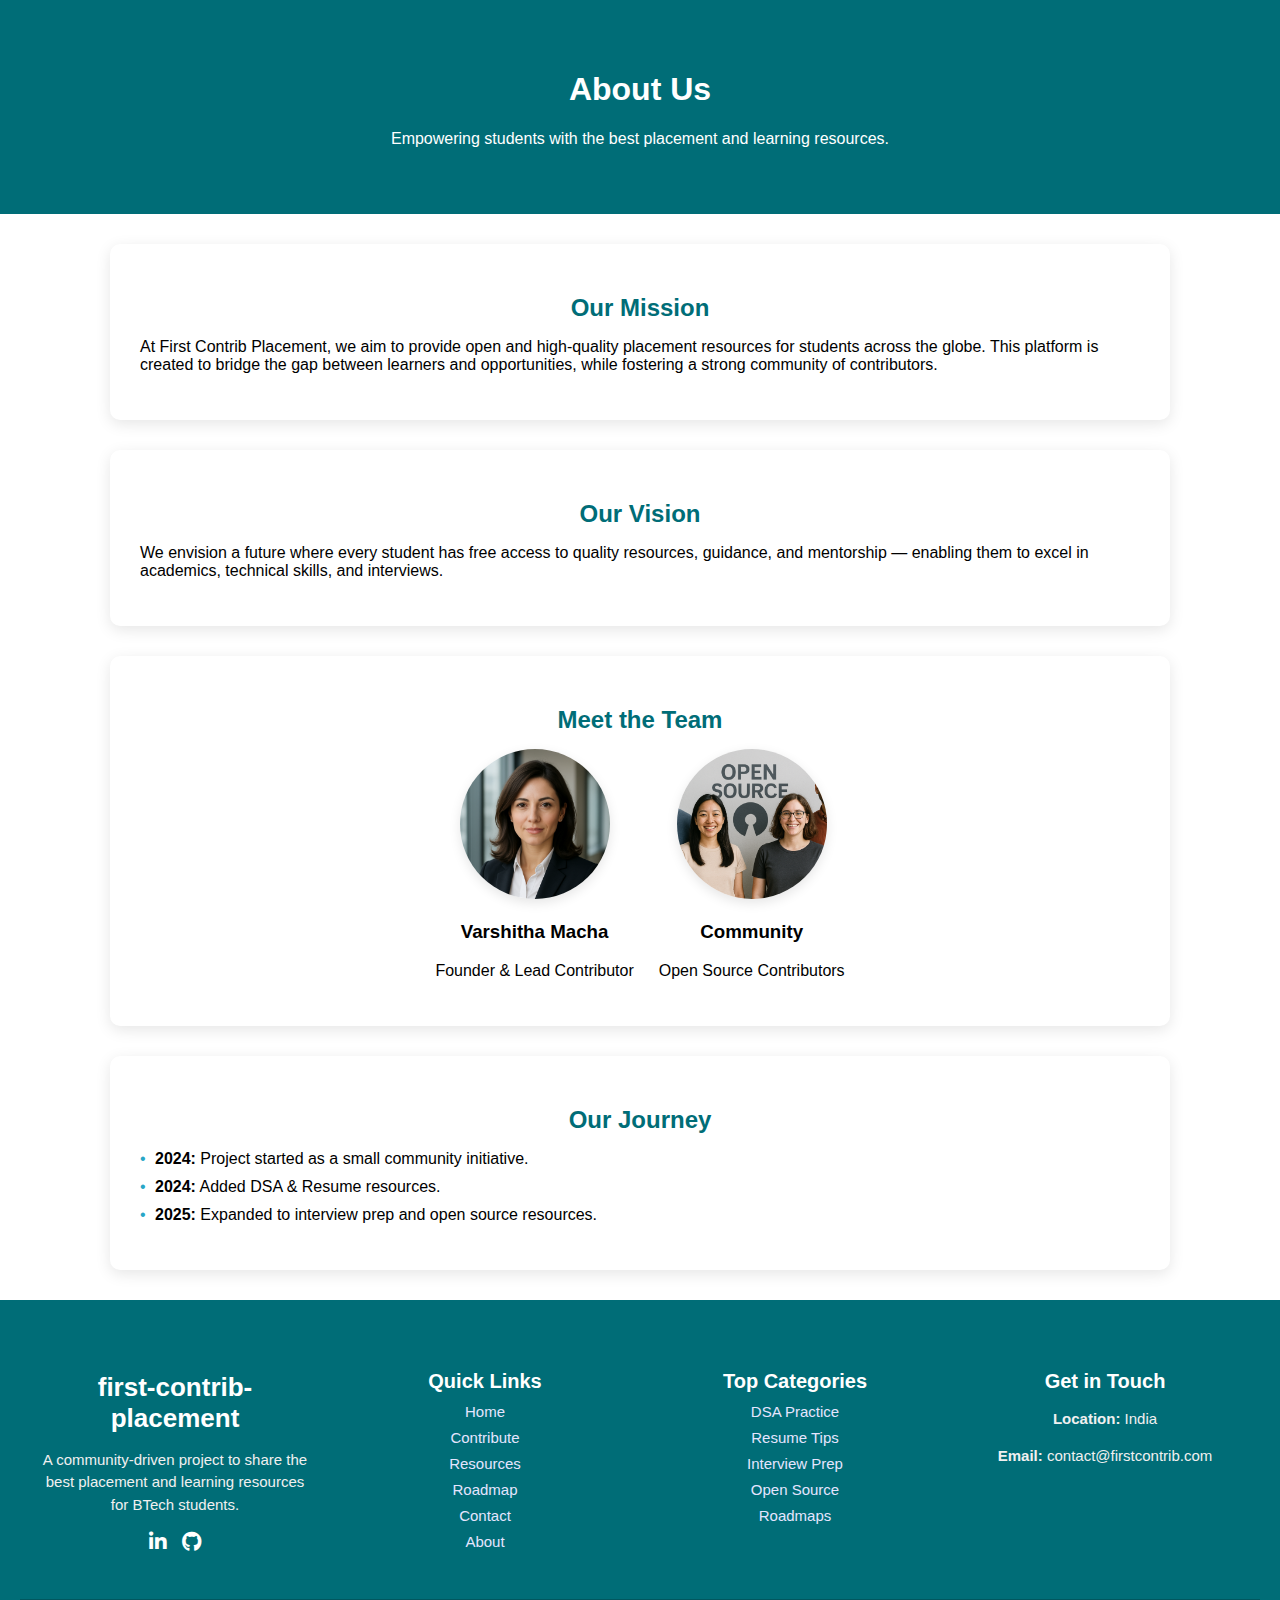
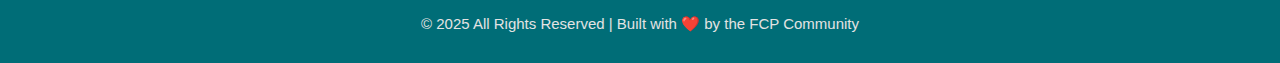
<file: about.html>
<!DOCTYPE html>
<html lang="en">
<head>
  <meta charset="UTF-8" />
  <meta name="viewport" content="width=device-width, initial-scale=1.0"/>
  <title>About Us - First Contrib Placement</title>
  <link rel="stylesheet" href="styles/about.css"/>
  <link rel="stylesheet" href="https://cdnjs.cloudflare.com/ajax/libs/font-awesome/6.5.1/css/all.min.css"/>
</head>
<body>

  <!-- Header -->
  <header class="about-header">
    <h1>About Us</h1>
    <p>Empowering students with the best placement and learning resources.</p>
  </header>

  <!-- Mission Section -->
  <section class="mission">
    <div class="container">
      <h2>Our Mission</h2>
      <p>
        At First Contrib Placement, we aim to provide open and high-quality placement resources for students across the globe.
        This platform is created to bridge the gap between learners and opportunities, while fostering a strong community of contributors.
      </p>
    </div>
  </section>

  <!-- Vision Section -->
  <section class="vision">
    <div class="container">
      <h2>Our Vision</h2>
      <p>
        We envision a future where every student has free access to quality resources, guidance, and mentorship — enabling them to excel in academics, technical skills, and interviews.
      </p>
    </div>
  </section>

  <!-- Team Section -->
  <section class="team">
    <div class="container">
      <h2>Meet the Team</h2>
      <div class="team-members">
        <div class="member">
          <img src="images/founder.png" alt="Team Member">
          <h3>Varshitha Macha</h3>
          <p>Founder & Lead Contributor</p>
        </div>
        <div class="member">
          <img src="images/community.png" alt="Team Member">
          <h3>Community</h3>
          <p>Open Source Contributors</p>
        </div>
      </div>
    </div>
  </section>

  <!-- Timeline Section -->
  <section class="timeline">
    <div class="container">
      <h2>Our Journey</h2>
      <ul>
        <li><strong>2024:</strong> Project started as a small community initiative.</li>
        <li><strong>2024:</strong> Added DSA & Resume resources.</li>
        <li><strong>2025:</strong> Expanded to interview prep and open source resources.</li>
      </ul>
    </div>
  </section>

  <!-- Back to Top Button -->

    <div>
    <button id="backToTop" title="Go to top">↑</button>

  </div>
  <!-- Footer -->
  <footer>
    <div class="footer-container">
      <!-- Branding -->
      <div class="footer-section">
        <h2>first-contrib-placement</h2>
        <p>
          A community-driven project to share the best placement and learning resources for BTech students.
        </p>
        <div class="social-icons">
          <a href="https://www.linkedin.com/in/varshitha-macha/" target="blank" rel="noopener noreferrer"><i class="fab fa-linkedin-in"></i></a>
          <a href="https://github.com/Varshitha713/first-contrib-placement" target="_blank" rel="noopener noreferrer"><i class="fab fa-github"></i></a>
        </div>
      </div>

      <!-- Quick Links -->
      <div class="footer-section">
        <h3>Quick Links</h3>
        <ul>
          <li><a href="./index.html">Home</a></li>
          <li><a href="#">Contribute</a></li>
          <li><a href="#">Resources</a></li>
          <li><a href="./roadmap.html">Roadmap</a></li>
          <li><a href="#">Contact</a></li>
          <li><a href="./about.html">About</a><li>
        </ul>
      </div>

      <!-- Top Categories -->
      <div class="footer-section">
        <h3>Top Categories</h3>
        <ul>
          <li><a href="./dsa.html">DSA Practice</a></li>
          <li><a href="./resume.html">Resume Tips</a></li>
          <li><a href="./interviewprep.html">Interview Prep</a></li>
          <li><a href="#">Open Source</a></li>
          <li><a href="./roadmap.html">Roadmaps</a></li>
        </ul>
      </div>

      <!-- Contact Info -->
      <div class="footer-section">
        <h3>Get in Touch</h3>
        <p><strong>Location:</strong> India</p>
        <p><strong>Email:</strong> contact@firstcontrib.com</p>
      </div>
    </div>

    <div class="footer-bottom">
      © 2025 All Rights Reserved | Built with ❤️ by the FCP Community
    </div>
  </footer>

  <script>
    
  // ⬆️ Back to Top
  window.onscroll = () => {
    if (document.body.scrollTop > 50 || document.documentElement.scrollTop > 50) {
      backToTop.style.display = "block";
    } else {
      backToTop.style.display = "none";
    }
  };

  backToTop.addEventListener("click", () => {
    window.scrollTo({ top: 0, behavior: 'smooth' });
  });
</script>

</body>
</html>
</file>
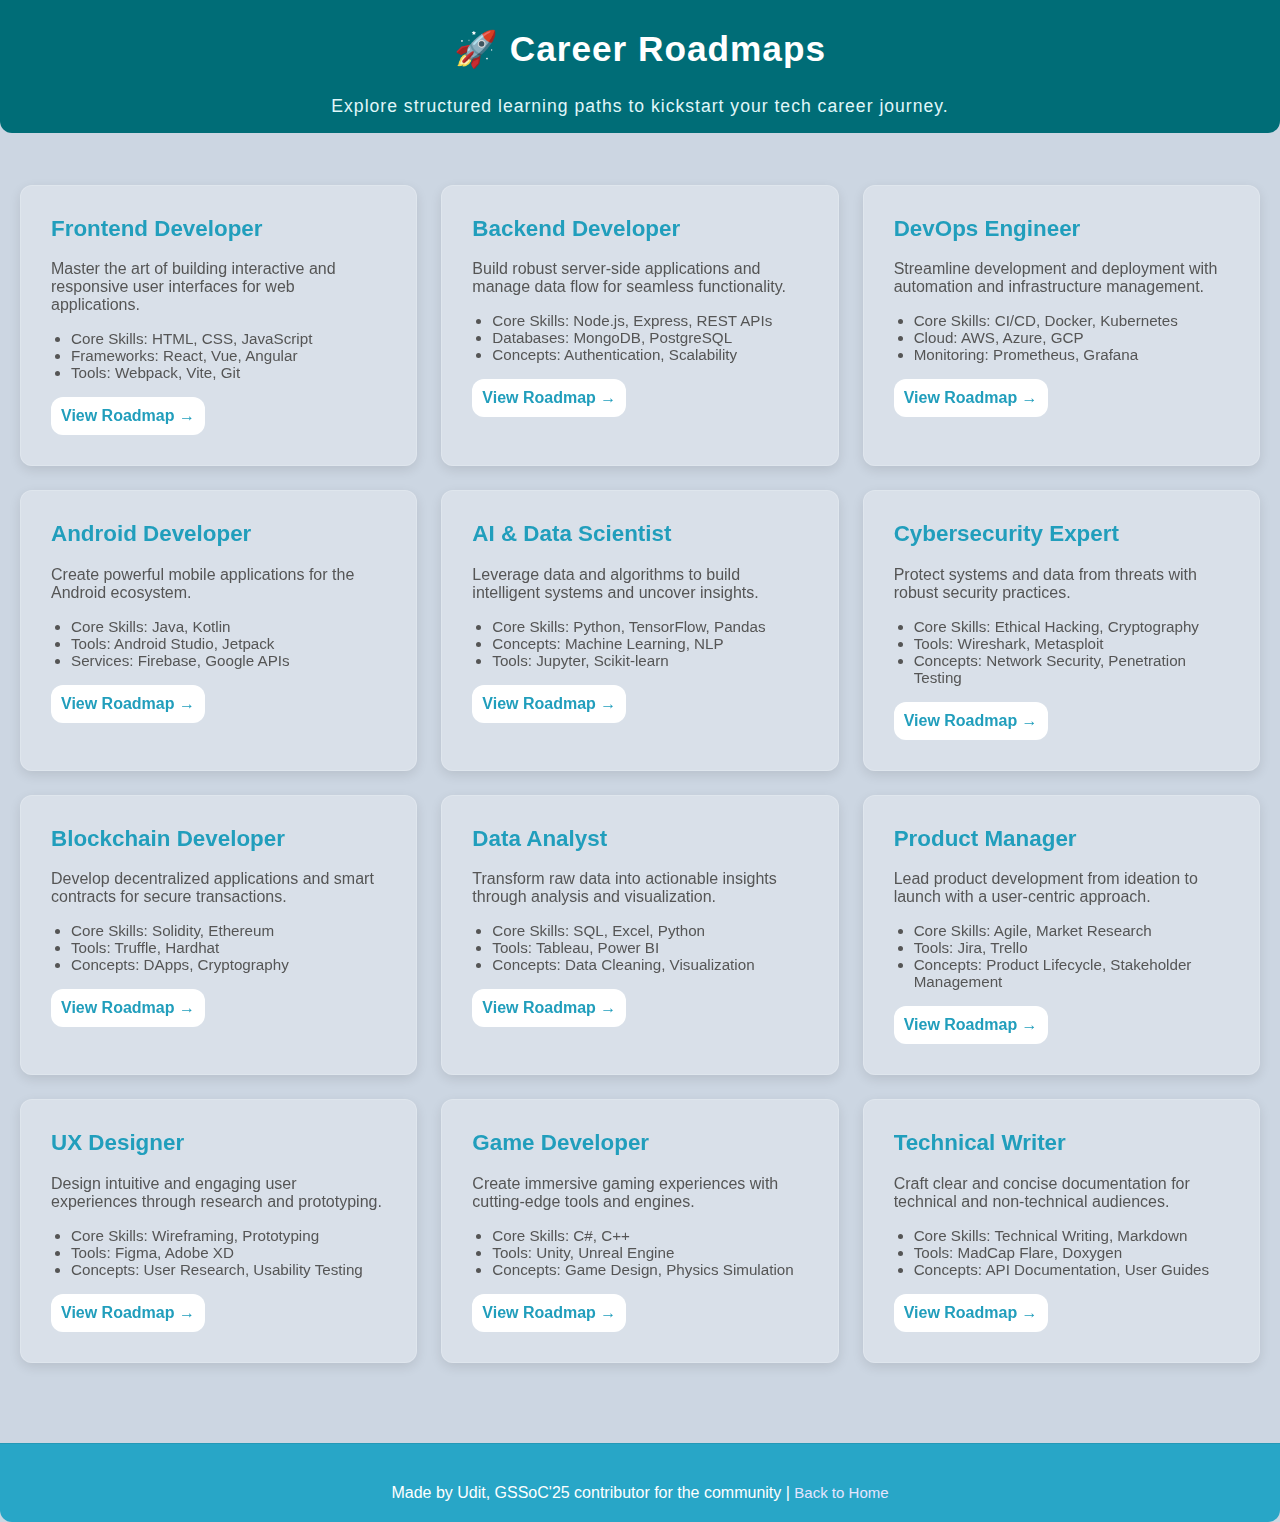
<file: career-roadmaps.html>
<!DOCTYPE html>
<html lang="en">
<head>
  <meta charset="UTF-8" />
  <meta name="viewport" content="width=device-width, initial-scale=1.0"/>
  <title>Career Roadmaps</title>
  <style>
  html {
    scroll-behavior: smooth;
  }
  body {
    margin: 0;
    font-family: 'Roboto', sans-serif;
    background-color: #ccd6e2;
    color: #03171f;
    transition: background-color 0.3s, color 0.3s;
  }
  .container {
    max-width: 1500px;
    margin: 10px auto;
    padding: 20px;
  }
  header {
    display: flex;
    flex-direction: column;
    justify-content: center;
    align-items: center;
    text-align: center;
    background-color: #006D77;
    font-family: 'Lucida Sans', sans-serif;
    color: #FFFFFF;
    padding: 16px 10px;
    font-size: 1.5rem;
    letter-spacing: 1px;
    border-radius: 0px 0px 12px 12px;
    margin-bottom: 32px;
  }
  header h1 {
    margin-top: 12px;
    margin-bottom: 0.5rem;
    font-size: 2.2rem;
    color: #fff;
    letter-spacing: 1px;
  }
  header p {
    font-size: 1.1rem;
    color: #e0f7fa;
    margin-bottom: 0;
  }
  .roadmap-grid {
    display: grid;
    grid-template-columns: repeat(auto-fit, minmax(300px, 1fr));
    gap: 1.5rem;
  }
  .roadmap-card {
    background: rgba(255, 255, 255, 0.25);
    backdrop-filter: blur(6px);
    -webkit-backdrop-filter: blur(6px);
    border: 1px solid rgba(255, 255, 255, 0.18);
    margin: 0;
    padding: 30px;
    border-radius: 12px;
    box-shadow: 0 4px 12px rgba(0,0,0,0.1);
    transition: transform 0.4s ease, box-shadow 0.4s ease, background-color 0.4s;
    color: #03171f;
    font-family: 'Roboto', sans-serif;
    position: relative;
    cursor: pointer;
  }
  .roadmap-card:hover {
    transform: translateY(-8px) scale(1.05);
    background-color: rgba(222, 230, 233, 0.95);
    box-shadow: 0 12px 30px rgba(0,0,0,0.25);
  }
  .roadmap-card h2 {
    margin-top: 0;
    font-size: 1.4rem;
    color: #219EBC;
    font-family: 'Lucida Sans', sans-serif;
    transition: color 0.3s ease;
  }
  .roadmap-card:hover h2 {
    color: #006D77;
  }
  .roadmap-card p {
    color: #555;
    margin-bottom: 1rem;
    font-size: 1rem;
  }
  .roadmap-card ul {
    list-style-type: disc;
    padding-left: 20px;
    color: #555;
    font-size: 0.95rem;
    margin-bottom: 1rem;
  }
  .roadmap-card a {
    color: #219EBC;
    font-weight: bold;
    text-decoration: none;
    transition: 0.3s ease-in-out;
    background-color: #ffffff;
    padding: 10px;
    border-radius: 12px;
    font-size: 1rem;
    display: inline-block;
  }
  .roadmap-card a:hover {
    color: #037b86;
    text-decoration: underline;
    background-color: #e0f7fa;
  }
  .modal {
    display: none;
    position: fixed;
    top: 0;
    left: 0;
    width: 100%;
    height: 100%;
    background: rgba(0,0,0,0.6);
    z-index: 1000;
    justify-content: center;
    align-items: center;
    opacity: 0;
    transition: opacity 0.3s ease;
  }
  .modal.show {
    display: flex;
    opacity: 1;
  }
  .modal-content {
    background: #fff;
    border-radius: 12px;
    padding: 20px;
    max-width: 500px;
    width: 90%;
    box-shadow: 0 10px 20px rgba(0,0,0,0.3);
    transform: scale(0.7);
    transition: transform 0.3s ease;
  }
  .modal.show .modal-content {
    transform: scale(1);
  }
  .modal-content h3 {
    margin-top: 0;
    color: #006D77;
    font-family: 'Lucida Sans', sans-serif;
  }
  .modal-content p {
    color: #333;
    font-size: 1rem;
  }
  .modal-content ul {
    list-style-type: disc;
    padding-left: 20px;
    color: #555;
  }
  .modal-content .close-btn {
    background: #219EBC;
    color: #fff;
    border: none;
    padding: 10px 20px;
    border-radius: 8px;
    cursor: pointer;
    transition: background 0.3s ease;
    display: block;
    margin: 20px auto 0;
  }
  .modal-content .close-btn:hover {
    background: #006D77;
  }
  footer {
    background-color: #28A6C7;
    color: #fff;
    font-family: Arial, sans-serif;
    padding: 40px 20px 20px 20px;
    margin-top: 60px;
    border-radius: 0 0 12px 12px;
    text-align: center;
    font-size: 1rem;
    width: 100%;
    box-sizing: border-box;
    border-top: 1px solid rgba(0,0,0,0.08);
  }
  footer a {
    color: #e5e5ff;
    text-decoration: none;
    font-size: 15px;
    font-weight: 500;
    transition: color 0.2s;
  }
  footer a:hover {
    color: #fff;
    text-decoration: underline;
  }
  @media (max-width: 480px) {
    header h1 {
      font-size: 2rem;
    }
    .container {
      padding: 10px;
    }
    .roadmap-card {
      padding: 18px;
    }
    .modal-content {
      width: 95%;
      padding: 15px;
    }
    footer {
      padding: 30px 10px 15px 10px;
      font-size: 0.95rem;
    }
  }
  </style>
</head>
<body>
  <header>
    <h1>🚀 Career Roadmaps</h1>
    <p>Explore structured learning paths to kickstart your tech career journey.</p>
  </header>

  <div class="container">
    <div class="roadmap-grid">
      <div class="roadmap-card" onclick="openModal('frontend')">
        <h2>Frontend Developer</h2>
        <p>Master the art of building interactive and responsive user interfaces for web applications.</p>
        <ul>
          <li>Core Skills: HTML, CSS, JavaScript</li>
          <li>Frameworks: React, Vue, Angular</li>
          <li>Tools: Webpack, Vite, Git</li>
        </ul>
        <a href="https://roadmap.sh/frontend" target="_blank">View Roadmap →</a>
      </div>
      <div class="roadmap-card" onclick="openModal('backend')">
        <h2>Backend Developer</h2>
        <p>Build robust server-side applications and manage data flow for seamless functionality.</p>
        <ul>
          <li>Core Skills: Node.js, Express, REST APIs</li>
          <li>Databases: MongoDB, PostgreSQL</li>
          <li>Concepts: Authentication, Scalability</li>
        </ul>
        <a href="https://roadmap.sh/backend" target="_blank">View Roadmap →</a>
      </div>
      <div class="roadmap-card" onclick="openModal('devops')">
        <h2>DevOps Engineer</h2>
        <p>Streamline development and deployment with automation and infrastructure management.</p>
        <ul>
          <li>Core Skills: CI/CD, Docker, Kubernetes</li>
          <li>Cloud: AWS, Azure, GCP</li>
          <li>Monitoring: Prometheus, Grafana</li>
        </ul>
        <a href="https://roadmap.sh/devops" target="_blank">View Roadmap →</a>
      </div>
      <div class="roadmap-card" onclick="openModal('android')">
        <h2>Android Developer</h2>
        <p>Create powerful mobile applications for the Android ecosystem.</p>
        <ul>
          <li>Core Skills: Java, Kotlin</li>
          <li>Tools: Android Studio, Jetpack</li>
          <li>Services: Firebase, Google APIs</li>
        </ul>
        <a href="https://roadmap.sh/android" target="_blank">View Roadmap →</a>
      </div>
      <div class="roadmap-card" onclick="openModal('ai-data')">
        <h2>AI & Data Scientist</h2>
        <p>Leverage data and algorithms to build intelligent systems and uncover insights.</p>
        <ul>
          <li>Core Skills: Python, TensorFlow, Pandas</li>
          <li>Concepts: Machine Learning, NLP</li>
          <li>Tools: Jupyter, Scikit-learn</li>
        </ul>
        <a href="https://roadmap.sh/ai-data-scientist" target="_blank">View Roadmap →</a>
      </div>
      <div class="roadmap-card" onclick="openModal('cybersecurity')">
        <h2>Cybersecurity Expert</h2>
        <p>Protect systems and data from threats with robust security practices.</p>
        <ul>
          <li>Core Skills: Ethical Hacking, Cryptography</li>
          <li>Tools: Wireshark, Metasploit</li>
          <li>Concepts: Network Security, Penetration Testing</li>
        </ul>
        <a href="https://roadmap.sh/cyber-security" target="_blank">View Roadmap →</a>
      </div>
      <div class="roadmap-card" onclick="openModal('blockchain')">
        <h2>Blockchain Developer</h2>
        <p>Develop decentralized applications and smart contracts for secure transactions.</p>
        <ul>
          <li>Core Skills: Solidity, Ethereum</li>
          <li>Tools: Truffle, Hardhat</li>
          <li>Concepts: DApps, Cryptography</li>
        </ul>
        <a href="https://roadmap.sh/blockchain" target="_blank">View Roadmap →</a>
      </div>
      <div class="roadmap-card" onclick="openModal('data-analyst')">
        <h2>Data Analyst</h2>
        <p>Transform raw data into actionable insights through analysis and visualization.</p>
        <ul>
          <li>Core Skills: SQL, Excel, Python</li>
          <li>Tools: Tableau, Power BI</li>
          <li>Concepts: Data Cleaning, Visualization</li>
        </ul>
        <a href="https://roadmap.sh/data-analyst" target="_blank">View Roadmap →</a>
      </div>
      <div class="roadmap-card" onclick="openModal('product-manager')">
        <h2>Product Manager</h2>
        <p>Lead product development from ideation to launch with a user-centric approach.</p>
        <ul>
          <li>Core Skills: Agile, Market Research</li>
          <li>Tools: Jira, Trello</li>
          <li>Concepts: Product Lifecycle, Stakeholder Management</li>
        </ul>
        <a href="https://roadmap.sh/product-manager" target="_blank">View Roadmap →</a>
      </div>
      <div class="roadmap-card" onclick="openModal('ux-designer')">
        <h2>UX Designer</h2>
        <p>Design intuitive and engaging user experiences through research and prototyping.</p>
        <ul>
          <li>Core Skills: Wireframing, Prototyping</li>
          <li>Tools: Figma, Adobe XD</li>
          <li>Concepts: User Research, Usability Testing</li>
        </ul>
        <a href="https://roadmap.sh/ux-designer" target="_blank">View Roadmap →</a>
      </div>
      <div class="roadmap-card" onclick="openModal('game-developer')">
        <h2>Game Developer</h2>
        <p>Create immersive gaming experiences with cutting-edge tools and engines.</p>
        <ul>
          <li>Core Skills: C#, C++</li>
          <li>Tools: Unity, Unreal Engine</li>
          <li>Concepts: Game Design, Physics Simulation</li>
        </ul>
        <a href="https://roadmap.sh/game-developer" target="_blank">View Roadmap →</a>
      </div>
      <div class="roadmap-card" onclick="openModal('technical-writer')">
        <h2>Technical Writer</h2>
        <p>Craft clear and concise documentation for technical and non-technical audiences.</p>
        <ul>
          <li>Core Skills: Technical Writing, Markdown</li>
          <li>Tools: MadCap Flare, Doxygen</li>
          <li>Concepts: API Documentation, User Guides</li>
        </ul>
        <a href="https://roadmap.sh/technical-writer" target="_blank">View Roadmap →</a>
      </div>
    </div>
  </div>

  <!-- Modal Structure -->
  <div id="frontend-modal" class="modal">
    <div class="modal-content">
      <h3>Frontend Developer</h3>
      <p>Master the art of building interactive and responsive user interfaces for web applications. Learn to create visually appealing and performant websites.</p>
      <ul>
        <li>Core Skills: HTML, CSS, JavaScript</li>
        <li>Frameworks: React, Vue, Angular</li>
        <li>Tools: Webpack, Vite, Git</li>
        <li>Advanced: TypeScript, Accessibility, Performance Optimization</li>
      </ul>
      <button class="close-btn" onclick="closeModal('frontend')">Close</button>
    </div>
  </div>
  <div id="backend-modal" class="modal">
    <div class="modal-content">
      <h3>Backend Developer</h3>
      <p>Build robust server-side applications and manage data flow for seamless functionality. Focus on secure and scalable systems.</p>
      <ul>
        <li>Core Skills: Node.js, Express, REST APIs</li>
        <li>Databases: MongoDB, PostgreSQL</li>
        <li>Concepts: Authentication, Scalability</li>
        <li>Advanced: Microservices, GraphQL</li>
      </ul>
      <button class="close-btn" onclick="closeModal('backend')">Close</button>
    </div>
  </div>
  <div id="devops-modal" class="modal">
    <div class="modal-content">
      <h3>DevOps Engineer</h3>
      <p>Streamline development and deployment with automation and infrastructure management. Ensure reliable and efficient systems.</p>
      <ul>
        <li>Core Skills: CI/CD, Docker, Kubernetes</li>
        <li>Cloud: AWS, Azure, GCP</li>
        <li>Monitoring: Prometheus, Grafana</li>
        <li>Advanced: Infrastructure as Code, Serverless</li>
      </ul>
      <button class="close-btn" onclick="closeModal('devops')">Close</button>
    </div>
  </div>
  <div id="android-modal" class="modal">
    <div class="modal-content">
      <h3>Android Developer</h3>
      <p>Create powerful mobile applications for the Android ecosystem. Build apps that are user-friendly and performant.</p>
      <ul>
        <li>Core Skills: Java, Kotlin</li>
        <li>Tools: Android Studio, Jetpack</li>
        <li>Services: Firebase, Google APIs</li>
        <li>Advanced: Coroutines, Room Database</li>
      </ul>
      <button class="close-btn" onclick="closeModal('android')">Close</button>
    </div>
  </div>
  <div id="ai-data-modal" class="modal">
    <div class="modal-content">
      <h3>AI & Data Scientist</h3>
      <p>Leverage data and algorithms to build intelligent systems and uncover insights. Drive innovation with data-driven solutions.</p>
      <ul>
        <li>Core Skills: Python, TensorFlow, Pandas</li>
        <li>Concepts: Machine Learning, NLP</li>
        <li>Tools: Jupyter, Scikit-learn</li>
        <li>Advanced: Deep Learning, Big Data</li>
      </ul>
      <button class="close-btn" onclick="closeModal('ai-data')">Close</button>
    </div>
  </div>
  <div id="cybersecurity-modal" class="modal">
    <div class="modal-content">
      <h3>Cybersecurity Expert</h3>
      <p>Protect systems and data from threats with robust security practices. Ensure safety in an interconnected world.</p>
      <ul>
        <li>Core Skills: Ethical Hacking, Cryptography</li>
        <li>Tools: Wireshark, Metasploit</li>
        <li>Concepts: Network Security, Penetration Testing</li>
        <li>Advanced: Incident Response, Forensics</li>
      </ul>
      <button class="close-btn" onclick="closeModal('cybersecurity')">Close</button>
    </div>
  </div>
  <div id="blockchain-modal" class="modal">
    <div class="modal-content">
      <h3>Blockchain Developer</h3>
      <p>Develop decentralized applications and smart contracts for secure transactions. Shape the future of trustless systems.</p>
      <ul>
        <li>Core Skills: Solidity, Ethereum</li>
        <li>Tools: Truffle, Hardhat</li>
        <li>Concepts: DApps, Cryptography</li>
        <li>Advanced: Layer 2 Solutions, DeFi</li>
      </ul>
      <button class="close-btn" onclick="closeModal('blockchain')">Close</button>
    </div>
  </div>
  <div id="data-analyst-modal" class="modal">
    <div class="modal-content">
      <h3>Data Analyst</h3>
      <p>Transform raw data into actionable insights through analysis and visualization. Empower decision-making with data.</p>
      <ul>
        <li>Core Skills: SQL, Excel, Python</li>
        <li>Tools: Tableau, Power BI</li>
        <li>Concepts: Data Cleaning, Visualization</li>
        <li>Advanced: Statistical Modeling, R</li>
      </ul>
      <button class="close-btn" onclick="closeModal('data-analyst')">Close</button>
    </div>
  </div>
  <div id="product-manager-modal" class="modal">
    <div class="modal-content">
      <h3>Product Manager</h3>
      <p>Lead product development from ideation to launch with a user-centric approach. Bridge technical and business worlds.</p>
      <ul>
        <li>Core Skills: Agile, Market Research</li>
        <li>Tools: Jira, Trello</li>
        <li>Concepts: Product Lifecycle, Stakeholder Management</li>
        <li>Advanced: Roadmapping, Analytics</li>
      </ul>
      <button class="close-btn" onclick="closeModal('product-manager')">Close</button>
    </div>
  </div>
  <div id="ux-designer-modal" class="modal">
    <div class="modal-content">
      <h3>UX Designer</h3>
      <p>Design intuitive and engaging user experiences through research and prototyping. Enhance user satisfaction.</p>
      <ul>
        <li>Core Skills: Wireframing, Prototyping</li>
        <li>Tools: Figma, Adobe XD</li>
        <li>Concepts: User Research, Usability Testing</li>
        <li>Advanced: Interaction Design, UI Patterns</li>
      </ul>
      <button class="close-btn" onclick="closeModal('ux-designer')">Close</button>
    </div>
  </div>
  <div id="game-developer-modal" class="modal">
    <div class="modal-content">
      <h3>Game Developer</h3>
      <p>Create immersive gaming experiences with cutting-edge tools and engines. Bring interactive worlds to life.</p>
      <ul>
        <li>Core Skills: C#, C++</li>
        <li>Tools: Unity, Unreal Engine</li>
        <li>Concepts: Game Design, Physics Simulation</li>
        <li>Advanced: Multiplayer Systems, VR/AR</li>
      </ul>
      <button class="close-btn" onclick="closeModal('game-developer')">Close</button>
    </div>
  </div>
  <div id="technical-writer-modal" class="modal">
    <div class="modal-content">
      <h3>Technical Writer</h3>
      <p>Craft clear and concise documentation for technical and non-technical audiences. Simplify complex concepts.</p>
      <ul>
        <li>Core Skills: Technical Writing, Markdown</li>
        <li>Tools: MadCap Flare, Doxygen</li>
        <li>Concepts: API Documentation, User Guides</li>
        <li>Advanced: Structured Authoring, Localization</li>
      </ul>
      <button class="close-btn" onclick="closeModal('technical-writer')">Close</button>
    </div>
  </div>

  <footer>
    Made by Udit, GSSoC'25 contributor for the community | <a href="https://first-contrib-placement.netlify.app" target="_blank">Back to Home</a>
  </footer>

  <script>
    function openModal(id) {
      const modal = document.getElementById(`${id}-modal`);
      modal.classList.add('show');
      document.body.style.overflow = 'hidden';
    }

    function closeModal(id) {
      const modal = document.getElementById(`${id}-modal`);
      modal.classList.remove('show');
      document.body.style.overflow = 'auto';
    }

    // Close modal when clicking outside
    document.querySelectorAll('.modal').forEach(modal => {
      modal.addEventListener('click', (e) => {
        if (e.target === modal) {
          modal.classList.remove('show');
          document.body.style.overflow = 'auto';
        }
      });
    });
  </script>
</body>
</html>
</file>
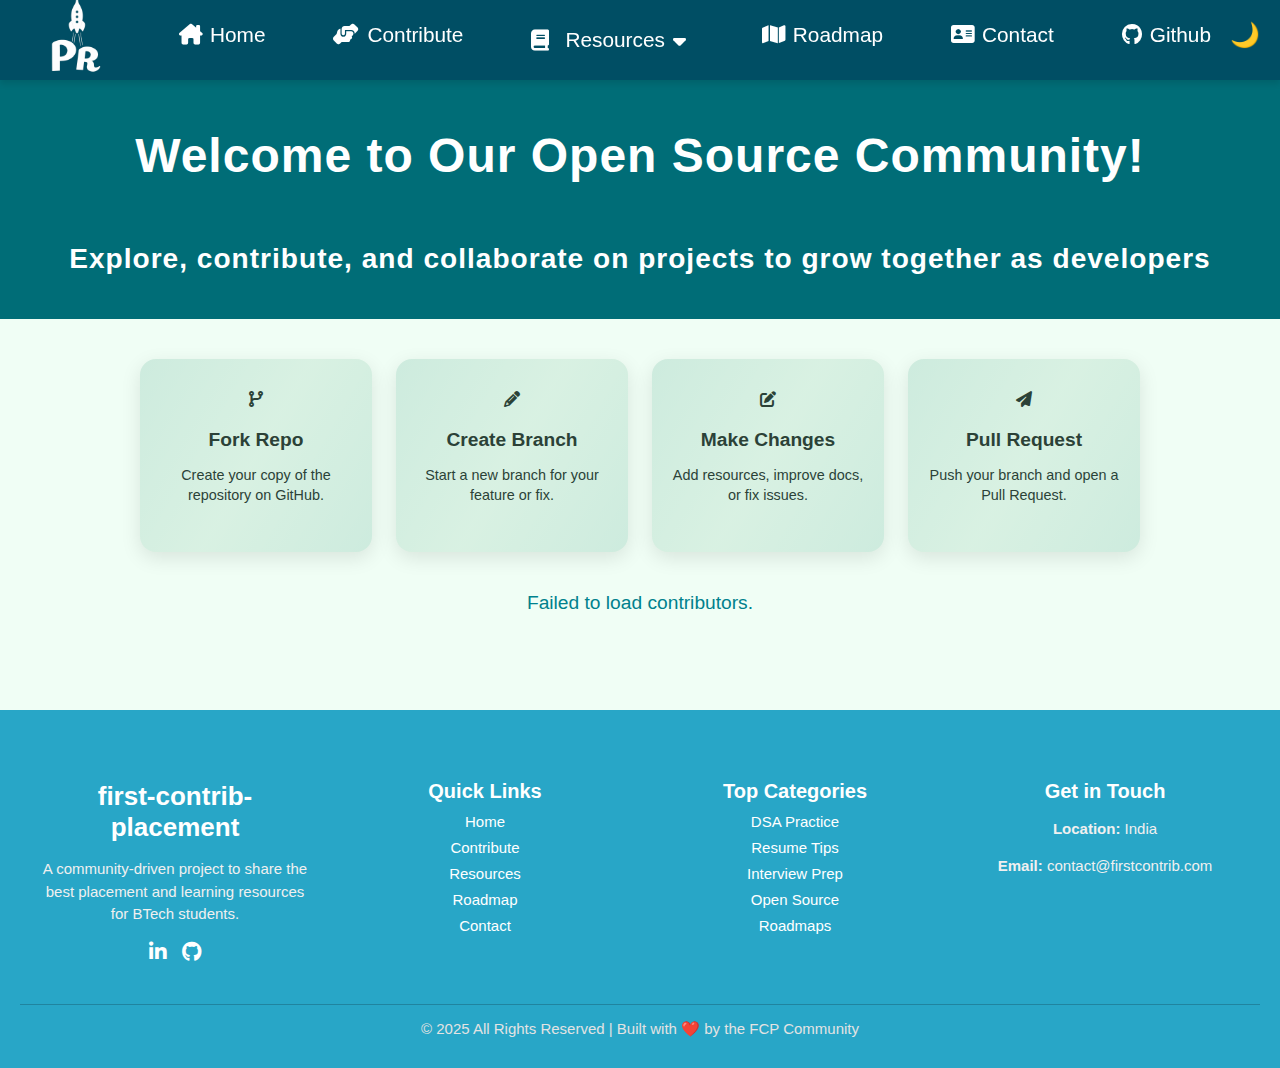
<file: contribute.html>
<!DOCTYPE html>
<html lang="en">

<head>
  <meta charset="UTF-8">
  <meta name="viewport" content="width=device-width, initial-scale=1.0">
  <title>Contribute - Placement Resources</title>
  <link rel="icon" type="image/png" href="./images/favicon.png">
  <link rel="stylesheet" href="https://cdnjs.cloudflare.com/ajax/libs/font-awesome/6.5.0/css/all.min.css" />
  <link rel="stylesheet" href="./styles/style.css">
  <style>
    /* ---------- Basic Body & Flex Layout ---------- */
    body {
      font-family: 'Roboto', sans-serif;
      margin: 0;
      display: flex;
      flex-direction: column;
      min-height: 100vh;
      background-color: #f0fef5;
      color: #2e3d32;
      transition: background 0.3s, color 0.3s;
    }
.navbar{
  display: flex;
  align-items:center;
  justify-content: flex-end;
  height: 80px;
  width: 100%;
  position: sticky;
  top: 0;
  background-color: #004E64;
  box-shadow: 0 4px 6px rgba(0,0,0,0.1);
  backdrop-filter: blur(10px);
  z-index: 1000;
}

.navbar-container{
  display: flex;
  align-items: center;
  justify-content: space-between;
  width: 100%;
  padding: 0 2rem;
  max-width: 1600px;
}

.navbar-icons{
  display: flex;
  align-items: center;
  gap: 1.5rem;
}

.logo img {
  height: 90px;
  width: auto;
}

.navbar-container .navbar-menu{
  display: flex;
  text-align: center;
  gap: 1.5rem;
  list-style: none;
  transform: all 0.3s ease;
}

/* --- Dropdown Menu Styling --- */
.navbar-menu .dropdown {
  position: relative;
}

.navbar-menu .dropdown-toggle {
  display: flex;
  align-items: center;
  gap: 8px;
  cursor: pointer;
  padding: 3px 20px;
  border-radius: 20px;
  border: 2px solid transparent;
  transition: all 0.7s ease;
  white-space: nowrap;
}

.navbar-menu .dropdown-toggle:hover {
  color: #28A6C7;
  background: white;
}

.dropdown-menu {
  display: none;
  position: absolute;
  top: 100%;
  left: 0;
  min-width: 200px;
  background-color: #00818d;
  box-shadow: 0 8px 16px rgba(0,0,0,0.2);
  border-radius: 8px;
  padding: 10px 0;
  list-style: none;
  z-index: 1001;
  animation: fadeIn 0.3s ease-in-out;
}

.dropdown-menu.active {
  display: block;
}

.dropdown-menu li a {
  color: white;
  padding: 12px 16px;
  text-decoration: none;
  display: block;
  text-align: left;
  font-size: 1rem;
}

.dropdown-menu li a:hover {
  background-color: #006D77;
  color: white;
}

/* Ensure dropdown works on mobile view */
@media(max-width: 880px) {
  .navbar-menu .dropdown-menu {
    position: static;
    display: none;
    background-color: transparent;
    box-shadow: none;
    padding: 0 0 0 1rem;
    min-width: auto;
  }

  .navbar-menu .dropdown-menu.active {
    display: block;
  }

  .navbar-menu .dropdown-menu li a {
    padding: 8px 12px;
    font-size: 1.2rem;
  }

  .navbar-menu .dropdown-menu li a:hover {
    background-color: transparent;
    color: #28A6C7;
  }
}

/* Animations */
@keyframes fadeIn {
  from { opacity: 0; transform: translateY(-10px); }
  to { opacity: 1; transform: translateY(0); }
}


.navbar-container .navbar-menu li a{
  text-decoration: none;
  color: #fff;
  font-size: 1.3rem;
  font-weight: 500;
  padding: 3px 20px;
  border-radius: 20px;
  border: 2px solid transparent;
  transition: all 0.7s ease;
  white-space: nowrap;
}

.navbar-container .navbar-menu li a:hover{
  color: #28A6C7;
  background: white;
}

.navbar-menu li a i{
  margin-right: 8px;
}

.navbar-toggle{
  display: none;
  background: transparent;
  padding: 10px;
  border: none;
  cursor: pointer;
}

.bar{
  display: block;
  width: 25px;
  height: 3px;
  margin: 5px auto;
  background: #fff;
  transition: all 0.3s ease-in-out;
}

#toggle-mode {
  background: none;
  border: none;
  cursor: pointer;
  font-size: 1.5rem;
  color: white;
}

@media(max-width:880px){
  .navbar{
    backdrop-filter: none;
  }

  .navbar-container .navbar-menu{
    display: none;
    flex-direction: column;
    align-items: flex-start;
    gap: 1.7rem !important;
    position: absolute;
    height: 100vh;
    width: 250px;
    top: 0;
    right: 0;
    padding: 5rem 1.5rem;
    box-shadow: 0 10px 10px #219EBC;
    backdrop-filter: blur(10px);
  }

  .navbar-container .navbar-menu.active{
    display: flex;
  }

  .navbar-toggle{
    display: block;
    z-index: 999;
  }

  #toggle-mode{
    display: block;
  }

  .navbar-toggle.active .bar:nth-child(2){
    opacity: 0;
  }

  .navbar-toggle.active .bar:nth-child(1){
    transform: translateY(8px) rotate(45deg);
  }

  .navbar-toggle.active .bar:nth-child(3){
    transform: translateY(-8px) rotate(-45deg);
  }
}

@media(max-width:480px){
  .navbar-container{
    padding: 0 1rem;
  }

  .navbar-container .navbar-menu li a{
    font-size: 1.2rem;
    padding: 3px 15px;
    filter: brightness(1) invert(0);
  }
}

    body.dark-mode {
      background-color: #0b1e12;
      color: #a4ffc1;
    }

    main {
      flex: 1;
    }


    body.dark-mode #toggle-mode {
      background-color: #00818d;
      color: black;
    }

    /* ---------- Flash Card ---------- */
    /* ---------- Flash Card Styling ---------- */
.flash-card-container {
  display: flex;
  justify-content: center;
  gap: 1.5rem;
  flex-wrap: wrap; /* wrap on small screens */
  margin: 2.5rem auto;
  max-width: 1200px;
  padding: 0 1rem;
}

.flash-card {
  background-color: #e4f7e7;
  border-radius: 16px;
  padding: 2rem 1rem;
  width: 200px;
  min-width: 200px;
  text-align: center;
  box-shadow: 0 6px 20px rgba(0, 0, 0, 0.1);
  transition: transform 0.4s ease, box-shadow 0.4s ease, background 0.3s, color 0.3s;
  cursor: pointer;
  position: relative;
  overflow: hidden;
}

.flash-card .icon {
  font-size: 2.5rem;
  color: #00818d;
  margin-bottom: 0.8rem;
  transition: color 0.3s ease;
}

body.dark-mode .flash-card {
  background-color: #144327;
  color: #00b4c1;
}

body.dark-mode .flash-card .icon {
  color: #00b4c1;
}

.flash-card h3 {
  margin-bottom: 0.6rem;
  font-size: 1.2rem;
}

.flash-card p {
  font-size: 0.9rem;
  line-height: 1.4;
  color: #2e3d32;
}

body.dark-mode .flash-card p {
  color: #a4ffc1;
}

.flash-card:hover {
  transform: translateY(-10px) scale(1.1);
  box-shadow: 0 16px 40px rgba(0, 0, 0, 0.25);
}

.flash-card::before {
  content: "";
  position: absolute;
  top: -50%;
  left: -50%;
  width: 200%;
  height: 200%;
  background: linear-gradient(120deg, rgba(0,129,141,0.15), rgba(0,129,141,0.05), rgba(0,129,141,0.15));
  transform: rotate(0deg);
  transition: transform 0.6s ease;
  pointer-events: none;
}

.flash-card:hover::before {
  transform: rotate(45deg);
}

/* Responsive adjustments */
@media(max-width: 880px) {
  .flash-card-container {
    gap: 1rem;
    justify-content: center;
  }
}

@media(max-width: 480px) {
  .flash-card {
    width: 150px;
    min-width: 150px;
    padding: 1.5rem 1rem;
  }

  .flash-card h3 {
    font-size: 1rem;
  }

  .flash-card p {
    font-size: 0.8rem;
  }

  .flash-card .icon {
    font-size: 2rem;
  }
}



    /* ---------- Contributors ---------- */
    .contributors-container {
      display: grid;
      grid-template-columns: repeat(auto-fit, minmax(180px, 1fr));
      gap: 1.5rem;
      padding: 2rem 1rem;
      max-width: 1200px;
      margin: auto;
    }

    .contributor-card {
      background: #e4f7e7;
      border-radius: 20px;
      text-align: center;
      padding: 1rem;
      box-shadow: 0 6px 18px rgba(0, 0, 0, 0.1);
      transition: transform 0.4s, box-shadow 0.4s, background 0.3s, color 0.3s;
      opacity: 0;
      transform: translateY(20px);
    }


/* Show on hover */
.dropdown:hover .dropdown-menu {
  display: block;
}

.dropdown-menu li {
  margin: 0.5rem 0;
}

.dropdown-menu a {
  color: #2e3d32;
  text-decoration: none;
  display: block;
}

.dropdown-menu a:hover {
  color: #28A6C7;
}

    body.dark-mode .contributor-card {
      background: #144327;
      color: #00818d;
    }

    .contributor-card:hover {
      transform: translateY(-10px) scale(1.05);
      box-shadow: 0 14px 35px rgba(0, 0, 0, 0.25);
    }

    .contributor-card img {
      width: 90px;
      height: 90px;
      border-radius: 50%;
      object-fit: cover;
      margin-bottom: 0.5rem;
      border: 3px solid #00818d;
      transition: transform 0.3s, border-color 0.3s;
    }

    body.dark-mode .contributor-card img {
      border-color: #00818d;
    }

    .contributor-card img:hover {
      transform: scale(1.1) rotate(5deg);
    }

    .contributor-card h3 {
      margin: 0.3rem 0;
      font-size: 1rem;
    }

    .contributor-card p {
      font-size: 0.85rem;
      margin: 0.2rem 0 0.5rem 0;
    }

    .contributor-card a {
      color: #00818d;
      text-decoration: none;
      font-size: 0.9rem;
      transition: color 0.3s;
    }

    body.dark-mode .contributor-card a {
      color: #00818d;
    }

    .contributor-card a:hover {
      text-decoration: underline;
    }

    /* ---------- Loader ---------- */
    .loader {
      text-align: center;
      margin: 2rem 0;
      font-size: 1.2rem;
      color: #00818d;
    }

    body.dark-mode .loader {
      color: #00818d;
    }

    /* ---------- Footer ---------- */
    footer {
      background-color: #28A6C7;
      color: white;
      padding: 50px 20px 30px;
      font-family: Arial, sans-serif;
    }

    body.dark-mode footer {
      background-color: #144327;
      color: #a4ffc1;
    }

    .footer-container {
      display: flex;
      flex-wrap: wrap;
      justify-content: space-around;
      gap: 40px;
      max-width: 1200px;
      margin: auto;
    }

    .footer-section {
      flex: 1 1 220px;
      text-align: center;
    }

    .footer-section h2,
    .footer-section h3 {
      margin-bottom: 10px;
    }

    .footer-section a {
      color: white;
      text-decoration: none;
      transition: 0.3s ease;
    }

    .footer-section a:hover {
      color: #000000;
    }

    .social-icons {
      margin-top: 15px;
      display: flex;
      justify-content: center;
      gap: 15px;
    }

    .footer-bottom {
      margin-top: 40px;
      text-align: center;
      font-size: 15px;
      border-top: 1px solid rgba(0, 0, 0, 0.2);
      padding-top: 15px;
    }
  </style>
</head>

<body>
  <nav class="navbar">
    <div class="navbar-container">
      <div class="logo">
        <img src="/images/PR-LOGO.png" width="140" height="120" id="logo">
      </div>


      <!-- Navigation Links -->

      <ul class="navbar-menu">
        <li><a href="index.html"><i class="fa-solid fa-house-chimney"></i>Home</a></li>
        <li><a href="contribute.html"><i class="fa-solid fa-handshake-angle"></i>Contribute</a></li>

        <li class="dropdown">
          <a href="#" class="dropdown-toggle" id="resources-dropdown-toggle">
            <i class="fa-solid fa-book"></i>Resources <i class="fa-solid fa-caret-down"></i>
          </a>
          <ul class="dropdown-menu">
            <li><a href="./interviewprep.html">Interview Prep</a></li>
            <li><a href="./dsa.html">DSA Practice</a></li>
            <li><a href="./resume.html">Resume Tips</a></li>
            <li><a href="./open.html">Open Source</a></li>
            <li><a href="./roadmap.html">Roadmaps</a></li>
          </ul>
        </li>

        <li><a href="roadmap.html"><i class="fa-solid fa-map"></i>Roadmap</a></li>
        <li><a href="contact.html"><i class="fa-solid fa-address-card"></i>Contact</a></li>
        <li><a href="https://github.com/Varshitha713/first-contrib-placement" target="_blank" rel="noopener noreferrer">
            <i class="fa-brands fa-github"></i>Github</a>
        </li>
      </ul>


      <div class="navbar-icons">
        <!-- Hamburger icon -->
        <button class="navbar-toggle">
          <span class="bar"></span>
          <span class="bar"></span>
          <span class="bar"></span>
        </button>


        <!-- Dark/Light Mode Toggle -->
        <button id="toggle-mode"></button>
      </div>
    </div>
  </nav>
<header>
  <h1>Welcome to Our Open Source Community!</h1>
  <h3>Explore, contribute, and collaborate on projects to grow together as developers</h3>
</header>


  <main>
    <!-- Flash Cards -->
    <div class="flash-card-container">
      <div class="flash-card">
        <i class="fas fa-code-branch"></i>
        <h3>Fork Repo</h3>
        <p>Create your copy of the repository on GitHub.</p>
      </div>
      <div class="flash-card">
        <i class="fas fa-pencil-alt"></i>
        <h3>Create Branch</h3>
        <p>Start a new branch for your feature or fix.</p>
      </div>
      <div class="flash-card">
        <i class="fas fa-edit"></i>
        <h3>Make Changes</h3>
        <p>Add resources, improve docs, or fix issues.</p>
      </div>
      <div class="flash-card">
        <i class="fas fa-paper-plane"></i>
        <h3>Pull Request</h3>
        <p>Push your branch and open a Pull Request.</p>
      </div>
    </div>

    <!-- Contributors -->
    <div class="loader" id="loader">Loading contributors...</div>
    <div class="contributors-container" id="contributors"></div>
  </main>
<script>
  window.addEventListener("DOMContentLoaded", () => {
    const toggleBtn = document.getElementById("toggle-mode");

    // Dark/Light Mode Setup
    const savedMode = localStorage.getItem("mode");
    if (savedMode === "dark") {
      document.body.classList.add("dark-mode");
      toggleBtn.textContent = "☀️";
    } else {
      toggleBtn.textContent = "🌙";
    }

    // Toggle Mode
    toggleBtn.addEventListener("click", () => {
      document.body.classList.toggle("dark-mode");
      if (document.body.classList.contains("dark-mode")) {
        toggleBtn.textContent = "☀️";
        localStorage.setItem("mode", "dark");
      } else {
        toggleBtn.textContent = "🌙";
        localStorage.setItem("mode", "light");
      }
    });

    // Fetch Contributors
    const contributorsContainer = document.getElementById('contributors');
    const loader = document.getElementById('loader');
    const githubUser = 'Varshitha713';
    const githubRepo = 'first-contrib-placement';
    const apiUrl = `https://api.github.com/repos/${githubUser}/${githubRepo}/contributors`;

    async function fetchContributors() {
      try {
        const response = await fetch(apiUrl);
        if (!response.ok) throw new Error('GitHub API error');
        const contributors = await response.json();

        loader.style.display = 'none';

        contributors.forEach(contributor => {
          const card = document.createElement('div');
          card.classList.add('contributor-card');
          card.innerHTML = `
            <img src="${contributor.avatar_url}" alt="${contributor.login}">
            <h3>${contributor.login}</h3>
            <p>Contributions: ${contributor.contributions}</p>
            <a href="${contributor.html_url}" target="_blank"><i class="fab fa-github"></i> GitHub</a>
          `;
          contributorsContainer.appendChild(card);
        });

        // Animate cards
        const cards = document.querySelectorAll('.contributor-card');
        cards.forEach((c, i) => setTimeout(() => c.style.opacity = 1, i * 100));

      } catch (err) {
        loader.textContent = 'Failed to load contributors.';
        console.error(err);
      }
    }

    fetchContributors();
  });
</script>

  
  <!-- Footer -->
  <footer>
    <div class="footer-container">
      <div class="footer-section">
        <h2>first-contrib-placement</h2>
        <p>A community-driven project to share the best placement and learning resources for BTech students.</p>
        <div class="social-icons">
          <a href="https://www.linkedin.com/in/varshitha-macha/" target="_blank"><i class="fab fa-linkedin-in"></i></a>
          <a href="https://github.com/Varshitha713/first-contrib-placement" target="_blank"><i class="fab fa-github"></i></a>
        </div>
      </div>
      <div class="footer-section">
        <h3>Quick Links</h3>
        <ul>
          <li><a href="./index.html">Home</a></li>
          <li><a href="./contribute.html">Contribute</a></li>
          <li><a href="#">Resources</a></li>
          <li><a href="./roadmap.html">Roadmap</a></li>
          <li><a href="./contact.html">Contact</a></li>
        </ul>
      </div>
      <div class="footer-section">
        <h3>Top Categories</h3>
        <ul>
          <li><a href="./dsa.html">DSA Practice</a></li>
          <li><a href="./resume.html">Resume Tips</a></li>
          <li><a href="./interviewprep.html">Interview Prep</a></li>
          <li><a href="./open.html">Open Source</a></li>
          <li><a href="./roadmap.html">Roadmaps</a></li>
        </ul>
      </div>
      <div class="footer-section">
        <h3>Get in Touch</h3>
        <p><strong>Location:</strong> India</p>
        <p><strong>Email:</strong> contact@firstcontrib.com</p>
      </div>
    </div>
    <div class="footer-bottom">
      © 2025 All Rights Reserved | Built with ❤️ by the FCP Community
    </div>
  </footer>

</body>

</html>
</file>
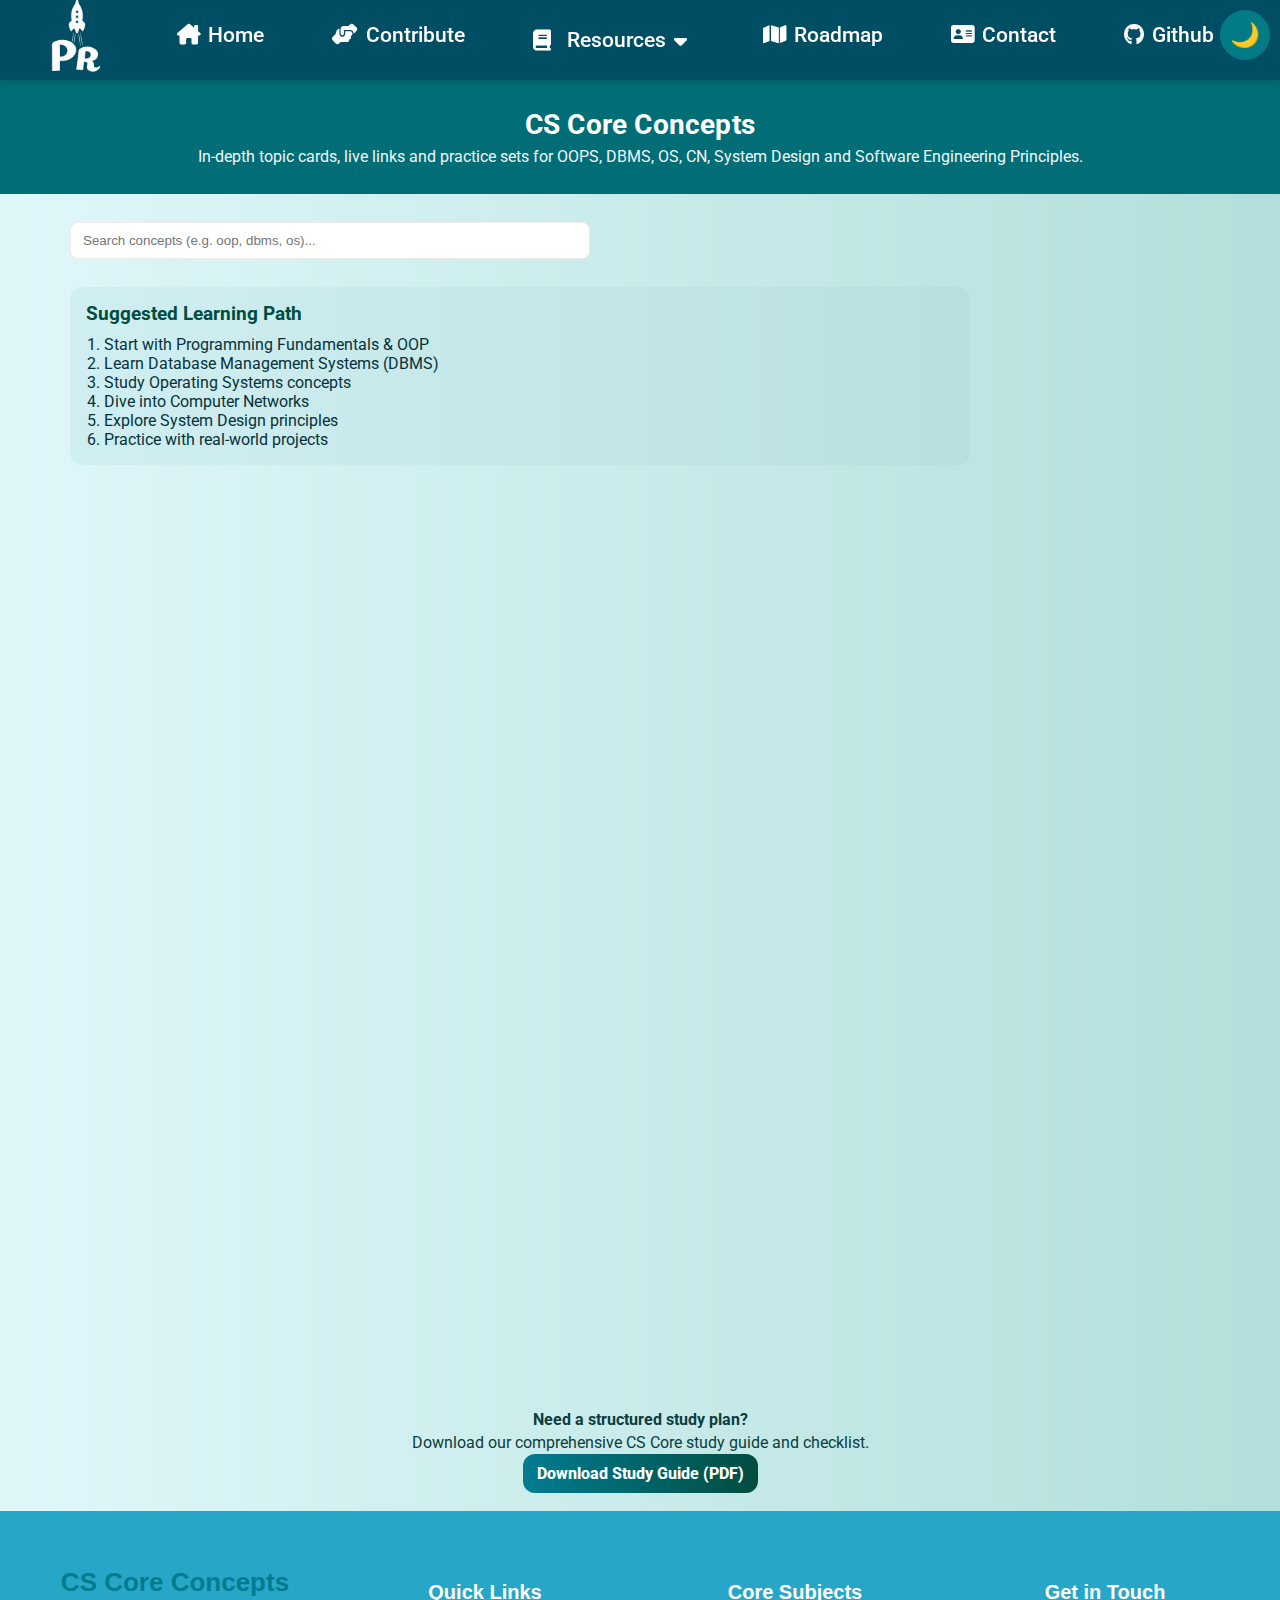
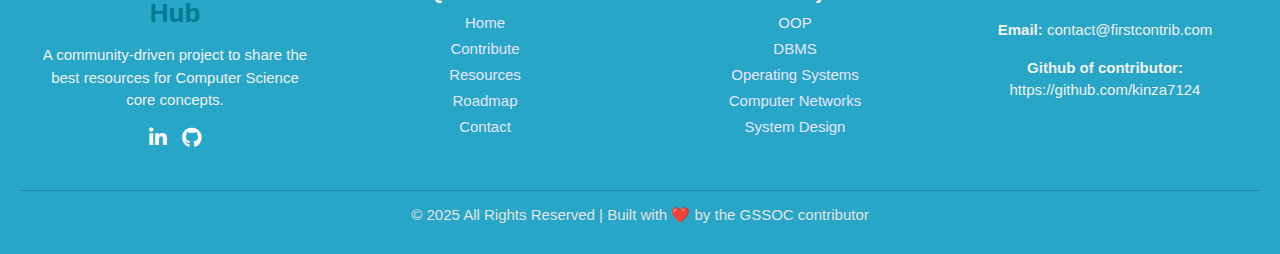
<file: CSCore.html>
<!DOCTYPE html>
<html lang="en">

<head>
  <meta charset="UTF-8">
  <meta name="viewport" content="width=device-width, initial-scale=1.0">
  <link rel="stylesheet" href="https://cdnjs.cloudflare.com/ajax/libs/font-awesome/6.5.2/css/all.min.css"
    integrity="sha512-SnH5WK+bZxgPHs44uWIX+LLJAJ9/2LdF1/Jz7A81rYf5nU5I5jE5Vf9I7p9B9qD4B3K8H6E5Q6yG1fW4Q0fB8D7G5B1"
    crossorigin="anonymous" referrerpolicy="no-referrer" />
  <link rel="preconnect" href="https://fonts.googleapis.com">
  <link rel="preconnect" href="https://fonts.gstatic.com" crossorigin>
  <link
    href="https://fonts.googleapis.com/css2?family=Bricolage+Grotesque:opsz,wght@12..96,200..800&family=Hanken+Grotesk:ital,wght@0,100..900;1,100..900&family=Montserrat:ital,wght@0,100..900;1,100..900&family=Roboto+Condensed:ital,wght@0,100..900;1,100..900&family=Roboto:ital,wght@0,100..900;1,100..900&display=swap"
    rel="stylesheet">
  <title>CS Core Concepts - Placement Resources</title>
  <link rel="icon" type="image/png" href="./images/favicon.png">
  <link rel="stylesheet" href="https://cdnjs.cloudflare.com/ajax/libs/font-awesome/6.5.0/css/all.min.css" />
  <link href="styles/style.css" rel="stylesheet">
  <style>
    :root {
      --teal-1: #007c91;
      --teal-2: #004d40;
      --bg-1: #e0f7fa;
      --bg-2: #b2dfdb;
      --card-radius: 14px;
    }

    * {
      box-sizing: border-box
    }

    body {
      margin: 0;
      font-family: 'Roboto', sans-serif;
      background: linear-gradient(90deg, var(--bg-1), var(--bg-2));
      color: #06323b;
      -webkit-font-smoothing: antialiased;
      -moz-osx-font-smoothing: grayscale;
    }

    /* Container & grid */
    .wrap {
      max-width: 1180px;
      margin: 28px auto;
      padding: 0 20px
    }

    .controls {
      display: flex;
      gap: 12px;
      align-items: center;
      justify-content: space-between;
      margin-bottom: 18px
    }

    .search {
      flex: 1;
      max-width: 520px
    }

    .search input {
      width: 100%;
      padding: 10px 12px;
      border-radius: 8px;
      border: 1px solid rgba(0, 0, 0, 0.08)
    }

    .grid {
      display: grid;
      grid-template-columns: repeat(auto-fit, minmax(320px, 1fr));
      gap: 20px
    }

    /* Card */
    .card {
      background: #fff;
      border-radius: var(--card-radius);
      padding: 18px;
      box-shadow: 0 8px 20px rgba(3, 30, 30, 0.06);
      overflow: hidden;
      position: relative;
      transform: translateY(20px);
      opacity: 0;
      transition: transform .25s ease, box-shadow .2s ease
    }

    .card:hover {
      transform: translateY(0) scale(1.02);
      box-shadow: 0 18px 40px rgba(3, 30, 30, 0.12)
    }

    .badge {
      display: inline-block;
      padding: 6px 10px;
      border-radius: 100px;
      background: linear-gradient(90deg, var(--teal-1), var(--teal-2));
      color: #fff;
      font-size: 12px;
      margin-bottom: 8px
    }

    h2 {
      margin: 6px 0 8px;
      font-size: 20px;
      color: var(--teal-1)
    }

    p.lead {
      margin: 0 0 8px;
      color: #214b4f
    }

    .meta {
      display: flex;
      gap: 12px;
      flex-wrap: wrap;
      font-size: 13px;
      color: #2f5a5f;
      margin-top: 8px
    }

    .meta span {
      background: rgba(3, 30, 30, 0.03);
      padding: 6px 8px;
      border-radius: 8px
    }

    .links {
      margin-top: 12px;
      display: flex;
      gap: 10px;
      flex-wrap: wrap
    }

    .links a {
      padding: 8px 12px;
      border-radius: 8px;
      border: 1px solid rgba(0, 0, 0, 0.06);
      text-decoration: none;
      font-weight: 600;
      color: var(--teal-1);
      background: linear-gradient(180deg, rgba(0, 0, 0, 0.00), rgba(0, 0, 0, 0.00));
    }

    .read {
      display: inline-block;
      margin-top: 12px;
      color: var(--teal-1);
      cursor: pointer;
      font-weight: 700
    }

    .more {
      display: none;
      margin-top: 12px;
      color: #334d4f;
      line-height: 1.5
    }

    /* stagger animation (will be toggled by JS onload) */
    .visible {
      animation: cardIn .6s cubic-bezier(.2, .9, .2, 1) forwards
    }

    @keyframes cardIn {
      0% {
        opacity: 0;
        transform: translateY(30px) scale(.98)
      }

      50% {
        opacity: 1
      }

      100% {
        opacity: 1;
        transform: translateY(0) scale(1)
      }
    }

    /* full-width section for roadmap timeline */
    .timeline {
      margin: 28px 0;
      padding: 16px;
      background: linear-gradient(90deg, rgba(0, 124, 145, 0.06), rgba(0, 77, 64, 0.03));
      border-radius: 12px
    }

    .timeline h3 {
      margin: 0 0 10px;
      color: var(--teal-2)
    }

    .timeline ol {
      margin: 0;
      padding-left: 18px
    }

    /* responsiveness tweaks */
    @media (max-width:520px) {
      header h1 {
        font-size: 20px
      }

      .card {
        padding: 14px
      }

      .links a {
        font-size: 13px;
        padding: 7px 10px
      }
    }

    /* Page header styling */
    .page-header {
      background-color: #006D77;
      color: #FFFFFF;
      padding: 28px 20px;
      text-align: center;
      font-family: 'Roboto', sans-serif;
    }

    .page-header h1 {
      margin: 0;
      font-size: 28px;
      letter-spacing: 0.2px
    }

    .page-header p {
      margin: 6px 0 0;
      opacity: 0.95
    }
  </style>
</head>

<body>
  <nav class="navbar">
    <div class="navbar-container">
      <div class="logo">
        <img src="/images/PR-LOGO.png" width="140" height="120" id="logo">
      </div>

      <!-- Navigation Links -->
      <ul class="navbar-menu">
        <li><a href="index.html"><i class="fa-solid fa-house-chimney"></i>Home</a></li>
        <li><a href="contribute.html"><i class="fa-solid fa-handshake-angle"></i>Contribute</a></li>

        <li class="dropdown">
          <a href="#" class="dropdown-toggle" id="resources-dropdown-toggle">
            <i class="fa-solid fa-book"></i>Resources <i class="fa-solid fa-caret-down"></i>
          </a>
          <ul class="dropdown-menu">
            <li><a href="./interviewprep.html">Interview Prep</a></li>
            <li><a href="./dsa.html">DSA Practice</a></li>
            <li><a href="./resume.html">Resume Tips</a></li>
            <li><a href="./open.html">Open Source</a></li>
            <li><a href="./roadmap.html">Roadmaps</a></li>
          </ul>
        </li>

        <li><a href="roadmap.html"><i class="fa-solid fa-map"></i>Roadmap</a></li>
        <li><a href="contact.html"><i class="fa-solid fa-address-card"></i>Contact</a></li>
        <li><a href="https://github.com/Varshitha713/first-contrib-placement" target="_blank" rel="noopener noreferrer">
            <i class="fa-brands fa-github"></i>Github</a>
        </li>
      </ul>

      <div class="navbar-icons">
        <!-- Hamburger icon -->
        <button class="navbar-toggle">
          <span class="bar"></span>
          <span class="bar"></span>
          <span class="bar"></span>
        </button>

        <!-- Dark/Light Mode Toggle -->
        <button id="toggle-mode"></button>
      </div>
    </div>
  </nav>

  <div class="page-header">
    <h1>CS Core Concepts</h1>
    <p>In-depth topic cards, live links and practice sets for OOPS, DBMS, OS, CN, System Design and Software Engineering Principles.</p>
  </div>

  <main class="wrap">
    <div class="controls">
      <div class="search"><input id="filter" placeholder="Search concepts (e.g. oop, dbms, os)..." /></div>
    </div>

    <section class="timeline">
      <h3>Suggested Learning Path</h3>
      <ol>
        <li>Start with Programming Fundamentals & OOP</li>
        <li>Learn Database Management Systems (DBMS)</li>
        <li>Study Operating Systems concepts</li>
        <li>Dive into Computer Networks</li>
        <li>Explore System Design principles</li>
        <li>Practice with real-world projects</li>
      </ol>
    </section>

    <div class="grid" id="grid">

      <!-- OOP -->
      <article class="card" data-tags="oop,programming,basics" style="--i:1">
        <div class="badge">Fundamental</div>
        <h2>Object-Oriented Programming</h2>
        <p class="lead">Learn the principles of OOP: encapsulation, inheritance, polymorphism, and abstraction.</p>
        <div class="meta"><span>Key Concepts: Classes/Objects</span><span>Difficulty: Beginner</span><span>Time: 2-3 weeks</span></div>
        <div class="links">
          <a href="https://www.geeksforgeeks.org/object-oriented-programming-oops-concept-in-java/" target="_blank">GFG OOP Concepts</a>
          <a href="https://www.javatpoint.com/java-oops-concepts" target="_blank">JavaTpoint OOP</a>
          <a href="https://www.freecodecamp.org/news/object-oriented-programming-concepts/" target="_blank">FreeCodeCamp OOP</a>
        </div>
        <div class="read" onclick="toggle(this)">Read more »</div>
        <div class="more">
          Object-Oriented Programming (OOP) is a programming paradigm based on the concept of "objects", which can contain data and code. The four main principles are:
          <ul>
            <li><strong>Encapsulation:</strong> Bundling data and methods that operate on that data within one unit</li>
            <li><strong>Inheritance:</strong> Mechanism where one class acquires the properties of another class</li>
            <li><strong>Polymorphism:</strong> Ability of an object to take on many forms</li>
            <li><strong>Abstraction:</strong> Hiding complex implementation details and showing only essential features</li>
          </ul>
          Practice: Implement a simple class hierarchy with inheritance and polymorphism.
        </div>
      </article>

      <!-- DBMS -->
      <article class="card" data-tags="dbms,database,sql" style="--i:2">
        <div class="badge">Essential</div>
        <h2>Database Management Systems</h2>
        <p class="lead">Learn about database design, SQL, normalization, transactions, and more.</p>
        <div class="meta"><span>Key Concepts: SQL, Normalization</span><span>Difficulty: Intermediate</span><span>Time: 3-4 weeks</span></div>
        <div class="links">
          <a href="https://www.geeksforgeeks.org/dbms/" target="_blank">GFG DBMS</a>
          <a href="https://www.javatpoint.com/dbms-tutorial" target="_blank">JavaTpoint DBMS</a>
          <a href="https://www.w3schools.com/sql/" target="_blank">W3Schools SQL</a>
        </div>
        <div class="read" onclick="toggle(this)">Read more »</div>
        <div class="more">
          A Database Management System (DBMS) is software for storing and retrieving users' data while considering appropriate security measures. Key concepts include:
          <ul>
            <li><strong>Relational Model:</strong> Data organized into tables (relations) with rows and columns</li>
            <li><strong>SQL:</strong> Standard language for relational database management systems</li>
            <li><strong>Normalization:</strong> Process of organizing data to reduce redundancy</li>
            <li><strong>ACID Properties:</strong> Atomicity, Consistency, Isolation, Durability for transactions</li>
            <li><strong>Indexing:</strong> Technique to improve the speed of data retrieval operations</li>
          </ul>
          Practice: Design a normalized database schema for a library management system.
        </div>
      </article>

      <!-- Operating Systems -->
      <article class="card" data-tags="os,operating systems,kernel" style="--i:3">
        <div class="badge">Core</div>
        <h2>Operating Systems</h2>
        <p class="lead">Understand processes, threads, memory management, file systems, and more.</p>
        <div class="meta"><span>Key Concepts: Processes, Memory</span><span>Difficulty: Intermediate</span><span>Time: 4-5 weeks</span></div>
        <div class="links">
          <a href="https://www.geeksforgeeks.org/operating-systems/" target="_blank">GFG OS</a>
          <a href="https://www.javatpoint.com/operating-system" target="_blank">JavaTpoint OS</a>
          <a href="https://pages.cs.wisc.edu/~remzi/OSTEP/" target="_blank">OS Three Easy Pieces</a>
        </div>
        <div class="read" onclick="toggle(this)">Read more »</div>
        <div class="more">
          An operating system (OS) is system software that manages computer hardware, software resources, and provides common services for computer programs. Key topics include:
          <ul>
            <li><strong>Process Management:</strong> Process scheduling, synchronization, and communication</li>
            <li><strong>Memory Management:</strong> Paging, segmentation, virtual memory</li>
            <li><strong>File Systems:</strong> Organization and management of data on storage devices</li>
            <li><strong>Deadlocks:</strong> Detection, prevention, and avoidance strategies</li>
            <li><strong>I/O Systems:</strong> Management of input/output devices</li>
          </ul>
          Practice: Implement a simple CPU scheduling algorithm simulator (e.g., Round Robin, SJF).
        </div>
      </article>

      <!-- Computer Networks -->
      <article class="card" data-tags="networks,cn,protocols" style="--i:4">
        <div class="badge">Core</div>
        <h2>Computer Networks</h2>
        <p class="lead">Learn about network protocols, OSI model, TCP/IP, routing, and network security.</p>
        <div class="meta"><span>Key Concepts: TCP/IP, Protocols</span><span>Difficulty: Intermediate</span><span>Time: 4-5 weeks</span></div>
        <div class="links">
          <a href="https://www.geeksforgeeks.org/computer-network-tutorials/" target="_blank">GFG Networks</a>
          <a href="https://www.javatpoint.com/computer-network-tutorial" target="_blank">JavaTpoint CN</a>
          <a href="https://www.cisco.com/c/en/us/training-events/training-certifications/certifications/entry/ccna.html" target="_blank">Cisco CCNA</a>
        </div>
        <div class="read" onclick="toggle(this)">Read more »</div>
        <div class="more">
          Computer networking refers to interconnected computing devices that can exchange data and share resources with each other. Key concepts include:
          <ul>
            <li><strong>OSI Model:</strong> 7-layer architecture for understanding network interactions</li>
            <li><strong>TCP/IP Protocol Suite:</strong> Foundation of modern internet communication</li>
            <li><strong>Routing Algorithms:</strong> How data finds its path across networks</li>
            <li><strong>Network Security:</strong> Encryption, firewalls, VPNs, and security protocols</li>
            <li><strong>Wireless Networks:</strong> WiFi, Bluetooth, and mobile networks</li>
          </ul>
          Practice: Use Wireshark to analyze network packets and understand protocols in action.
        </div>
      </article>

      <!-- System Design -->
      <article class="card" data-tags="system design,scalability,architecture" style="--i:5">
        <div class="badge">Advanced</div>
        <h2>System Design</h2>
        <p class="lead">Learn to design scalable, reliable, and efficient systems.</p>
        <div class="meta"><span>Key Concepts: Scalability, APIs</span><span>Difficulty: Advanced</span><span>Time: 5-6 weeks</span></div>
        <div class="links">
          <a href="https://www.geeksforgeeks.org/system-design-tutorial/" target="_blank">GFG System Design</a>
          <a href="https://github.com/donnemartin/system-design-primer" target="_blank">System Design Primer</a>
          <a href="https://www.educative.io/courses/grokking-the-system-design-interview" target="_blank">Grokking System Design</a>
        </div>
        <div class="read" onclick="toggle(this)">Read more »</div>
        <div class="more">
          System design is the process of defining the architecture, components, modules, interfaces, and data for a system to satisfy specified requirements. Key concepts include:
          <ul>
            <li><strong>Load Balancing:</strong> Distributing network traffic across multiple servers</li>
            <li><strong>Caching:</strong> Storing frequently accessed data in memory for faster retrieval</li>
            <li><strong>Database Scaling:</strong> Vertical and horizontal scaling strategies</li>
            <li><strong>Microservices Architecture:</strong> Designing systems as independently deployable services</li>
            <li><strong>CAP Theorem:</strong> Consistency, Availability, Partition tolerance trade-offs</li>
          </ul>
          Practice: Design a URL shortening service like TinyURL considering scalability and reliability.
        </div>
      </article>

      <!-- Software Engineering -->
      <article class="card" data-tags="software engineering,development lifecycle" style="--i:6">
        <div class="badge">Professional</div>
        <h2>Software Engineering</h2>
        <p class="lead">Learn about software development methodologies, testing, and project management.</p>
        <div class="meta"><span>Key Concepts: Agile, Testing</span><span>Difficulty: Intermediate</span><span>Time: 3-4 weeks</span></div>
        <div class="links">
          <a href="https://www.geeksforgeeks.org/software-engineering/" target="_blank">GFG Software Engineering</a>
          <a href="https://www.javatpoint.com/software-engineering-tutorial" target="_blank">JavaTpoint SE</a>
          <a href="https://www.coursera.org/specializations/software-development-lifecycle" target="_blank">Coursera SDLC</a>
        </div>
        <div class="read" onclick="toggle(this)">Read more »</div>
        <div class="more">
          Software engineering is the systematic application of engineering approaches to the development of software. Key concepts include:
          <ul>
            <li><strong>Development Lifecycle:</strong> Waterfall, Agile, Scrum, and other methodologies</li>
            <li><strong>Requirements Engineering:</strong> Eliciting, analyzing, and validating software requirements</li>
            <li><strong>Software Testing:</strong> Unit testing, integration testing, system testing</li>
            <li><strong>Version Control:</strong> Git and other tools for managing code changes</li>
            <li><strong>CI/CD:</strong> Continuous Integration and Continuous Deployment practices</li>
          </ul>
          Practice: Set up a CI/CD pipeline for a simple web application using GitHub Actions.
        </div>
      </article>

    </div>

    <!-- Footer CTA -->
    <div style="margin-top:26px;text-align:center;color:#0b3d41">
      <p style="margin:0;font-weight:700">Need a structured study plan?</p>
      <p style="margin:4px 0 0">Download our comprehensive CS Core study guide and checklist.</p>
      <div style="margin-top:12px"><a href="#"
          style="padding:10px 14px;border-radius:12px;background:linear-gradient(90deg,var(--teal-1),var(--teal-2));color:#fff;text-decoration:none;font-weight:800">Download
          Study Guide (PDF)</a></div>
    </div>

  </main>
  <footer>
    <div class="footer-container">
      <!-- Branding -->
      <div class="footer-section">
        <h2>CS Core Concepts Hub</h2>
        <p>
          A community-driven project to share the best resources for Computer Science core concepts.
        </p>
        <div class="social-icons">
          <a href="#" target="blank" rel="noopener noreferrer"><i class="fab fa-linkedin-in"></i></a>
          <a href="#" target="_blank" rel="noopener noreferrer"><i class="fab fa-github"></i></a>
        </div>
      </div>

      <!-- Quick Links -->
      <div class="footer-section">
        <h3>Quick Links</h3>
        <ul>
          <li><a href="#">Home</a></li>
          <li><a href="#">Contribute</a></li>
          <li><a href="#">Resources</a></li>
          <li><a href="#">Roadmap</a></li>
          <li><a href="#">Contact</a></li>
        </ul>
      </div>

      <!-- Top Categories -->
      <div class="footer-section">
        <h3>Core Subjects</h3>
        <ul>
          <li><a href="#">OOP</a></li>
          <li><a href="#">DBMS</a></li>
          <li><a href="#">Operating Systems</a></li>
          <li><a href="#">Computer Networks</a></li>
          <li><a href="#">System Design</a></li>
        </ul>
      </div>

      <!-- Contact Info -->
      <div class="footer-section">
        <h3>Get in Touch</h3>
        <p><strong>Email:</strong> contact@firstcontrib.com</p>
        <p><strong>Github of contributor:</strong> https://github.com/kinza7124</p>
      </div>
    </div>
    <div class="footer-bottom">
      © 2025 All Rights Reserved | Built with ❤️ by the GSSOC contributor
    </div>
  </footer>
  <script>
    // Navbar toggle functionality
    const navbarToggle = document.querySelector('.navbar-toggle');
    const navbarMenu = document.querySelector('.navbar-menu');
    
    navbarToggle.addEventListener('click', () => {
      navbarToggle.classList.toggle('active');
      navbarMenu.classList.toggle('active');
    });

    // Dropdown functionality
    const dropdownToggle = document.getElementById('resources-dropdown-toggle');
    const dropdownMenu = document.querySelector('.dropdown-menu');
    
    // Toggle dropdown on click
    dropdownToggle.addEventListener('click', (e) => {
      e.preventDefault();
      e.stopPropagation();
      dropdownMenu.classList.toggle('active');
    });
    
    // Close dropdown when clicking outside
    document.addEventListener('click', (e) => {
      if (!dropdownMenu.contains(e.target) && !dropdownToggle.contains(e.target)) {
        dropdownMenu.classList.remove('active');
      }
    });

    // Dark/Light mode functionality
    window.addEventListener("DOMContentLoaded", () => {
      const savedMode = localStorage.getItem("mode");
      if (savedMode === "dark") {
        document.body.classList.add("dark-mode");
        toggleBtn.textContent = "☀️";
      } else {
        document.body.classList.remove("dark-mode");
        toggleBtn.textContent = "🌙";
      }
    });
    
    // Toggle and Save Mode
    const toggleBtn = document.getElementById("toggle-mode");
    toggleBtn.addEventListener("click", () => {
      document.body.classList.toggle("dark-mode");

      if (document.body.classList.contains("dark-mode")) {
        toggleBtn.textContent = "☀️";
        localStorage.setItem("mode", "dark");
      } else {
        toggleBtn.textContent = "🌙";
        localStorage.setItem("mode", "light");
      }
    });

    // reveal cards with stagger
    window.addEventListener('DOMContentLoaded',()=>{
      const cards = Array.from(document.querySelectorAll('.card'));
      cards.forEach((c,i)=>setTimeout(()=>c.classList.add('visible'), i*180));

      // search filter
      const filter = document.getElementById('filter');
      filter.addEventListener('input', e=>{
        const q = e.target.value.trim().toLowerCase();
        cards.forEach(c=>{
          const tags = c.dataset.tags || '';
          const title = c.querySelector('h2').innerText.toLowerCase();
          const text = (c.innerText||'').toLowerCase();
          const matches = q === '' || title.includes(q) || tags.includes(q) || text.includes(q);
          c.style.display = matches ? '' : 'none';
        })
      });
    });
    
    // toggle details
    function toggle(el){
      const more = el.nextElementSibling;
      const visible = more.style.display === 'block';
      more.style.display = visible ? 'none' : 'block';
      el.innerText = visible ? 'Read more »' : 'Show less «';
    }
  </script>
</body>
</html>
</file>
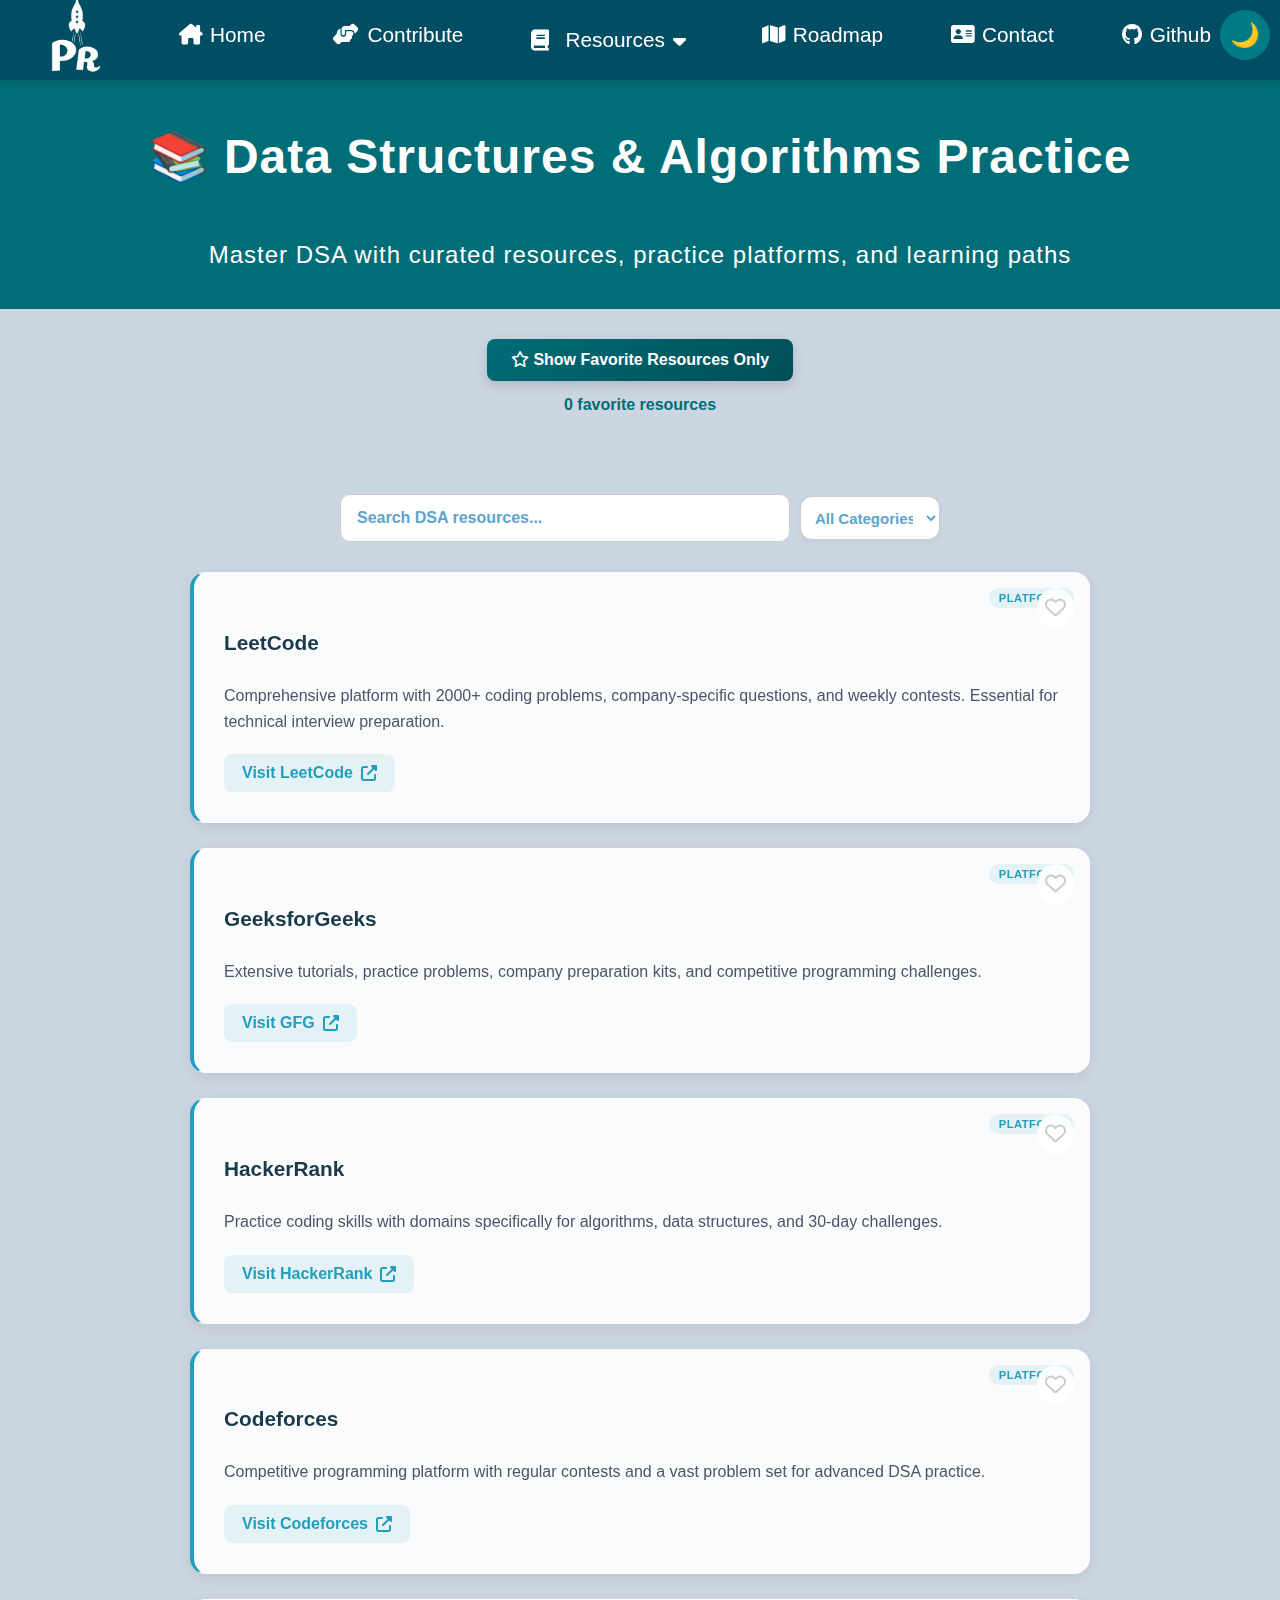
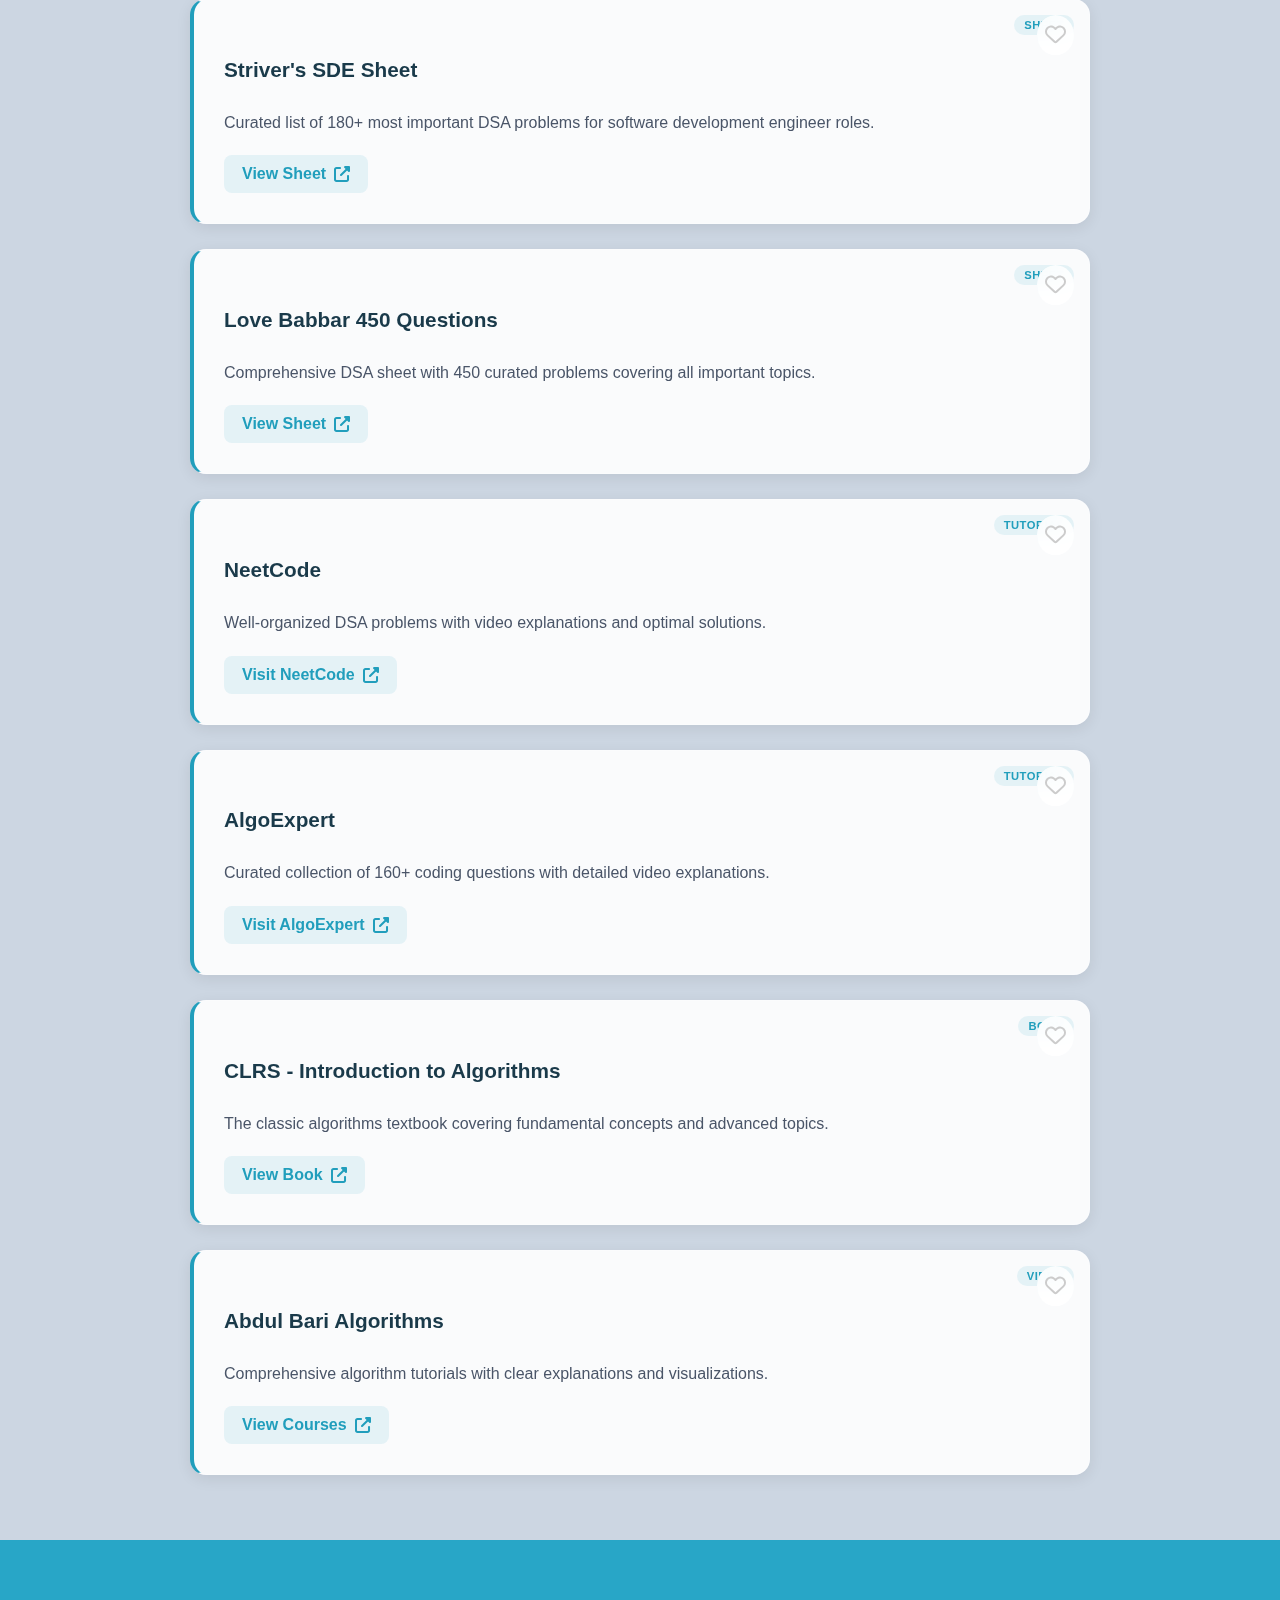
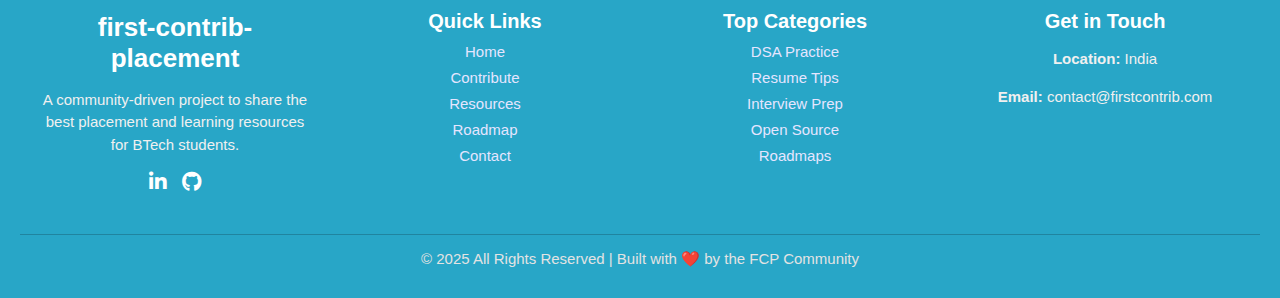
<file: dsa.html>
<!DOCTYPE html>
<html lang="en">
<head>
    <meta charset="UTF-8">
    <meta name="viewport" content="width=device-width, initial-scale=1.0">
    <title>DSA Practice - First Contrib Placement</title>
    <link rel="stylesheet" href="./styles/style.css">
    <link rel="stylesheet" href="https://cdnjs.cloudflare.com/ajax/libs/font-awesome/6.5.0/css/all.min.css">
</head>
<body>
    <nav class="navbar">
        <div class="navbar-container">
            <div class="logo">
                <img src="/images/PR-LOGO.png" width="140" height="120" id="logo">
            </div>
            <ul class="navbar-menu">
                <li><a href="index.html"><i class="fa-solid fa-house-chimney"></i>Home</a></li>
                <li><a href="contribute.html"><i class="fa-solid fa-handshake-angle"></i>Contribute</a></li>
                <li class="dropdown">
                    <a href="#" class="dropdown-toggle" id="resources-dropdown-toggle">
                        <i class="fa-solid fa-book"></i>Resources <i class="fa-solid fa-caret-down"></i>
                    </a>
                    <ul class="dropdown-menu">
                        <li><a href="./interviewprep.html">Interview Prep</a></li>
                        <li><a href="./dsa.html">DSA Practice</a></li>
                        <li><a href="./resume.html">Resume Tips</a></li>
                        <li><a href="./open.html">Open Source</a></li>
                        <li><a href="./roadmap.html">Roadmaps</a></li>
                    </ul>
                </li>
                <li><a href="roadmap.html"><i class="fa-solid fa-map"></i>Roadmap</a></li>
                <li><a href="contact.html"><i class="fa-solid fa-address-card"></i>Contact</a></li>
                <li>
                    <a href="https://github.com/Varshitha713/first-contrib-placement" target="_blank" rel="noopener noreferrer">
                        <i class="fa-brands fa-github"></i>Github
                    </a>
                </li>
            </ul>
            <div class="navbar-icons">
                <button class="navbar-toggle">
                    <span class="bar"></span>
                    <span class="bar"></span>
                    <span class="bar"></span>
                </button>
                <button id="toggle-mode"></button>
            </div>
        </div>
    </nav>

    <header>
        <h1>📚 Data Structures & Algorithms Practice</h1>
        <p>Master DSA with curated resources, practice platforms, and learning paths</p>
    </header>

    <!-- Favorites Controls -->
    <div class="resources-favorites-controls">
        <button id="dsaFavoritesBtn" class="favorites-toggle-btn">
            <i class="far fa-star"></i> Show Favorite Resources Only
        </button>
        <div class="favorites-stats">
            <span id="dsaFavoritesCount">0</span> favorite resources
        </div>
    </div>

    <div class="container">
        <div class="search-bar">
            <input type="text" id="searchInput" placeholder="Search DSA resources...">
            <select id="categoryFilter">
                <option value="all">All Categories</option>
                <option value="platform">Practice Platforms</option>
                <option value="tutorial">Tutorials & Courses</option>
                <option value="sheet">DSA Sheets</option>
                <option value="book">Books</option>
                <option value="video">Video Resources</option>
            </select>
        </div>

        <div id="resourcesContainer">
            <!-- Practice Platforms -->
            <div class="card" data-category="platform" data-resource="leetcode">
                <span class="resource-favorite-icon" onclick="toggleResourceFavorite('dsa', 'leetcode')">
                    <i class="far fa-heart"></i>
                </span>
                <h4>LeetCode</h4>
                <p>Comprehensive platform with 2000+ coding problems, company-specific questions, and weekly contests. Essential for technical interview preparation.</p>
                <a href="https://leetcode.com" target="_blank" rel="noopener noreferrer">
                    Visit LeetCode <i class="fas fa-external-link-alt"></i>
                </a>
            </div>

            <div class="card" data-category="platform" data-resource="geeksforgeeks">
                <span class="resource-favorite-icon" onclick="toggleResourceFavorite('dsa', 'geeksforgeeks')">
                    <i class="far fa-heart"></i>
                </span>
                <h4>GeeksforGeeks</h4>
                <p>Extensive tutorials, practice problems, company preparation kits, and competitive programming challenges.</p>
                <a href="https://geeksforgeeks.org" target="_blank" rel="noopener noreferrer">
                    Visit GFG <i class="fas fa-external-link-alt"></i>
                </a>
            </div>

            <div class="card" data-category="platform" data-resource="hackerrank">
                <span class="resource-favorite-icon" onclick="toggleResourceFavorite('dsa', 'hackerrank')">
                    <i class="far fa-heart"></i>
                </span>
                <h4>HackerRank</h4>
                <p>Practice coding skills with domains specifically for algorithms, data structures, and 30-day challenges.</p>
                <a href="https://hackerrank.com" target="_blank" rel="noopener noreferrer">
                    Visit HackerRank <i class="fas fa-external-link-alt"></i>
                </a>
            </div>

            <div class="card" data-category="platform" data-resource="codeforces">
                <span class="resource-favorite-icon" onclick="toggleResourceFavorite('dsa', 'codeforces')">
                    <i class="far fa-heart"></i>
                </span>
                <h4>Codeforces</h4>
                <p>Competitive programming platform with regular contests and a vast problem set for advanced DSA practice.</p>
                <a href="https://codeforces.com" target="_blank" rel="noopener noreferrer">
                    Visit Codeforces <i class="fas fa-external-link-alt"></i>
                </a>
            </div>

            <!-- DSA Sheets -->
            <div class="card" data-category="sheet" data-resource="striver-sde-sheet">
                <span class="resource-favorite-icon" onclick="toggleResourceFavorite('dsa', 'striver-sde-sheet')">
                    <i class="far fa-heart"></i>
                </span>
                <h4>Striver's SDE Sheet</h4>
                <p>Curated list of 180+ most important DSA problems for software development engineer roles.</p>
                <a href="https://takeuforward.org/interviews/strivers-sde-sheet-top-coding-interview-problems/" target="_blank" rel="noopener noreferrer">
                    View Sheet <i class="fas fa-external-link-alt"></i>
                </a>
            </div>

            <div class="card" data-category="sheet" data-resource="love-babbar-450">
                <span class="resource-favorite-icon" onclick="toggleResourceFavorite('dsa', 'love-babbar-450')">
                    <i class="far fa-heart"></i>
                </span>
                <h4>Love Babbar 450 Questions</h4>
                <p>Comprehensive DSA sheet with 450 curated problems covering all important topics.</p>
                <a href="https://450dsa.com" target="_blank" rel="noopener noreferrer">
                    View Sheet <i class="fas fa-external-link-alt"></i>
                </a>
            </div>

            <!-- Tutorials & Courses -->
            <div class="card" data-category="tutorial" data-resource="neetcode">
                <span class="resource-favorite-icon" onclick="toggleResourceFavorite('dsa', 'neetcode')">
                    <i class="far fa-heart"></i>
                </span>
                <h4>NeetCode</h4>
                <p>Well-organized DSA problems with video explanations and optimal solutions.</p>
                <a href="https://neetcode.io" target="_blank" rel="noopener noreferrer">
                    Visit NeetCode <i class="fas fa-external-link-alt"></i>
                </a>
            </div>

            <div class="card" data-category="tutorial" data-resource="algoexpert">
                <span class="resource-favorite-icon" onclick="toggleResourceFavorite('dsa', 'algoexpert')">
                    <i class="far fa-heart"></i>
                </span>
                <h4>AlgoExpert</h4>
                <p>Curated collection of 160+ coding questions with detailed video explanations.</p>
                <a href="https://www.algoexpert.io" target="_blank" rel="noopener noreferrer">
                    Visit AlgoExpert <i class="fas fa-external-link-alt"></i>
                </a>
            </div>

            <!-- Books -->
            <div class="card" data-category="book" data-resource="clrs-book">
                <span class="resource-favorite-icon" onclick="toggleResourceFavorite('dsa', 'clrs-book')">
                    <i class="far fa-heart"></i>
                </span>
                <h4>CLRS - Introduction to Algorithms</h4>
                <p>The classic algorithms textbook covering fundamental concepts and advanced topics.</p>
                <a href="https://mitpress.mit.edu/books/introduction-algorithms-third-edition" target="_blank" rel="noopener noreferrer">
                    View Book <i class="fas fa-external-link-alt"></i>
                </a>
            </div>

            <!-- Video Resources -->
            <div class="card" data-category="video" data-resource="abdul-bari">
                <span class="resource-favorite-icon" onclick="toggleResourceFavorite('dsa', 'abdul-bari')">
                    <i class="far fa-heart"></i>
                </span>
                <h4>Abdul Bari Algorithms</h4>
                <p>Comprehensive algorithm tutorials with clear explanations and visualizations.</p>
                <a href="https://www.udemy.com/user/abdul-bari/" target="_blank" rel="noopener noreferrer">
                    View Courses <i class="fas fa-external-link-alt"></i>
                </a>
            </div>

            <!-- Add more DSA resources as needed -->
        </div>
    </div>

    <footer>
        <div class="footer-container">
            <div class="footer-section">
                <h2>first-contrib-placement</h2>
                <p>A community-driven project to share the best placement and learning resources for BTech students.</p>
                <div class="social-icons">
                    <a href="https://www.linkedin.com/in/varshitha-macha/" target="blank" rel="noopener noreferrer"><i class="fab fa-linkedin-in"></i></a>
                    <a href="https://github.com/Varshitha713/first-contrib-placement" target="_blank" rel="noopener noreferrer"><i class="fab fa-github"></i></a>
                </div>
            </div>
            <div class="footer-section">
                <h3>Quick Links</h3>
                <ul>
                    <li><a href="./index.html">Home</a></li>
                    <li><a href="#">Contribute</a></li>
                    <li><a href="#">Resources</a></li>
                    <li><a href="./roadmap.html">Roadmap</a></li>
                    <li><a href="./contact.html">Contact</a></li>
                </ul>
            </div>
            <div class="footer-section">
                <h3>Top Categories</h3>
                <ul>
                    <li><a href="./dsa.html">DSA Practice</a></li>
                    <li><a href="./resume.html">Resume Tips</a></li>
                    <li><a href="./interviewprep.html">Interview Prep</a></li>
                    <li><a href="./open.html">Open Source</a></li>
                    <li><a href="./roadmap.html">Roadmaps</a></li>
                </ul>
            </div>
            <div class="footer-section">
                <h3>Get in Touch</h3>
                <p><strong>Location:</strong> India</p>
                <p><strong>Email:</strong> contact@firstcontrib.com</p>
            </div>
        </div>
        <div class="footer-bottom">
            © 2025 All Rights Reserved | Built with ❤️ by the FCP Community
        </div>
    </footer>

    <script>
        // Resource Favorites Functionality
        let showDSAFavoritesOnly = false;
        let dsaFavorites = JSON.parse(localStorage.getItem('dsaFavorites')) || [];

        function toggleResourceFavorite(page, resourceId) {
            const fullId = `${page}-${resourceId}`;
            const index = dsaFavorites.indexOf(fullId);
            const icon = event.currentTarget.querySelector('i');
            
            if (index === -1) {
                // Add to favorites
                dsaFavorites.push(fullId);
                icon.classList.remove('far', 'fa-heart');
                icon.classList.add('fas', 'fa-heart');
                event.currentTarget.classList.add('active');
            } else {
                // Remove from favorites
                dsaFavorites.splice(index, 1);
                icon.classList.remove('fas', 'fa-heart');
                icon.classList.add('far', 'fa-heart');
                event.currentTarget.classList.remove('active');
            }
            
            localStorage.setItem('dsaFavorites', JSON.stringify(dsaFavorites));
            updateDSAFavoritesCount();
            
            if (showDSAFavoritesOnly) {
                filterDSAResources();
            }
        }

        function filterDSAResources() {
            const cards = document.querySelectorAll('#resourcesContainer .card');
            let visibleCount = 0;
            
            cards.forEach(card => {
                const resourceId = card.getAttribute('data-resource');
                const fullId = `dsa-${resourceId}`;
                const isFavorite = dsaFavorites.includes(fullId);
                
                if (showDSAFavoritesOnly) {
                    if (isFavorite) {
                        card.classList.remove('hidden');
                        visibleCount++;
                    } else {
                        card.classList.add('hidden');
                    }
                } else {
                    card.classList.remove('hidden');
                    visibleCount++;
                }
            });
            
            // Show message if no favorites in filter mode
            if (showDSAFavoritesOnly && visibleCount === 0) {
                showNoDSAFavoritesMessage();
            } else {
                hideNoDSAFavoritesMessage();
            }
        }

        function showNoDSAFavoritesMessage() {
            let message = document.getElementById('noDSAFavoritesMessage');
            if (!message) {
                message = document.createElement('div');
                message.id = 'noDSAFavoritesMessage';
                message.className = 'no-resource-favorites-message';
                message.innerHTML = `
                    <h3>⭐ No Favorite DSA Resources Yet</h3>
                    <p>Click the heart icons on DSA resources to add them to your favorites!</p>
                    <button onclick="hideNoDSAFavoritesMessage()">Got it!</button>
                `;
                const container = document.getElementById('resourcesContainer');
                container.appendChild(message);
            }
        }

        function hideNoDSAFavoritesMessage() {
            const message = document.getElementById('noDSAFavoritesMessage');
            if (message) {
                message.remove();
            }
        }

        function updateDSAFavoritesCount() {
            const countElement = document.getElementById('dsaFavoritesCount');
            if (countElement) {
                countElement.textContent = dsaFavorites.length;
            }
        }

        function initializeDSAFavorites() {
            // Set initial favorite states
            dsaFavorites.forEach(fullId => {
                const [page, resourceId] = fullId.split('-');
                if (page === 'dsa') {
                    const icon = document.querySelector(`[data-resource="${resourceId}"] .resource-favorite-icon i`);
                    if (icon) {
                        icon.classList.remove('far', 'fa-heart');
                        icon.classList.add('fas', 'fa-heart');
                        icon.parentElement.classList.add('active');
                    }
                }
            });
            updateDSAFavoritesCount();
        }

        // Toggle DSA favorites view
        document.addEventListener('DOMContentLoaded', function() {
            initializeDSAFavorites();
            
            const dsaFavoritesBtn = document.getElementById('dsaFavoritesBtn');
            if (dsaFavoritesBtn) {
                dsaFavoritesBtn.addEventListener('click', function() {
                    showDSAFavoritesOnly = !showDSAFavoritesOnly;
                    this.innerHTML = showDSAFavoritesOnly ? 
                        '<i class="far fa-star"></i> Show All Resources' : 
                        '<i class="far fa-star"></i> Show Favorite Resources Only';
                    
                    filterDSAResources();
                });
            }

            // Existing navbar functionality
            const navbarToggle = document.querySelector(".navbar-toggle");
            const navbarMenu = document.querySelector(".navbar-menu");
            const toggleBtn = document.getElementById("toggle-mode");

            navbarToggle.addEventListener("click", () => {
                navbarToggle.classList.toggle("active");
                navbarMenu.classList.toggle("active");
            });

            // Dropdown functionality
            const dropdownToggle = document.getElementById("resources-dropdown-toggle");
            const dropdownMenu = document.querySelector(".dropdown-menu");

            dropdownToggle.addEventListener("click", (e) => {
                e.preventDefault();
                e.stopPropagation();
                dropdownMenu.classList.toggle("active");
            });

            document.addEventListener("click", (e) => {
                if (!dropdownMenu.contains(e.target) && !dropdownToggle.contains(e.target)) {
                    dropdownMenu.classList.remove("active");
                }
            });

            // Dark/Light mode functionality
            const savedMode = localStorage.getItem("mode");
            if (savedMode === "dark") {
                document.body.classList.add("dark-mode");
                toggleBtn.textContent = "☀️";
            } else {
                document.body.classList.remove("dark-mode");
                toggleBtn.textContent = "🌙";
            }

            toggleBtn.addEventListener("click", () => {
                document.body.classList.toggle("dark-mode");
                if (document.body.classList.contains("dark-mode")) {
                    toggleBtn.textContent = "☀️";
                    localStorage.setItem("mode", "dark");
                } else {
                    toggleBtn.textContent = "🌙";
                    localStorage.setItem("mode", "light");
                }
            });

            // Search functionality
            const searchInput = document.getElementById('searchInput');
            const categoryFilter = document.getElementById('categoryFilter');
            
            function filterResources() {
                const searchTerm = searchInput.value.toLowerCase();
                const selectedCategory = categoryFilter.value;
                const cards = document.querySelectorAll('#resourcesContainer .card');
                
                cards.forEach(card => {
                    const title = card.querySelector('h4').textContent.toLowerCase();
                    const description = card.querySelector('p').textContent.toLowerCase();
                    const category = card.getAttribute('data-category');
                    
                    const matchesSearch = title.includes(searchTerm) || description.includes(searchTerm);
                    const matchesCategory = selectedCategory === 'all' || category === selectedCategory;
                    
                    if (matchesSearch && matchesCategory) {
                        card.classList.remove('hidden');
                    } else {
                        card.classList.add('hidden');
                    }
                });
            }
            
            searchInput.addEventListener('input', filterResources);
            categoryFilter.addEventListener('change', filterResources);
        });
    </script>
</body>
</html>
</file>
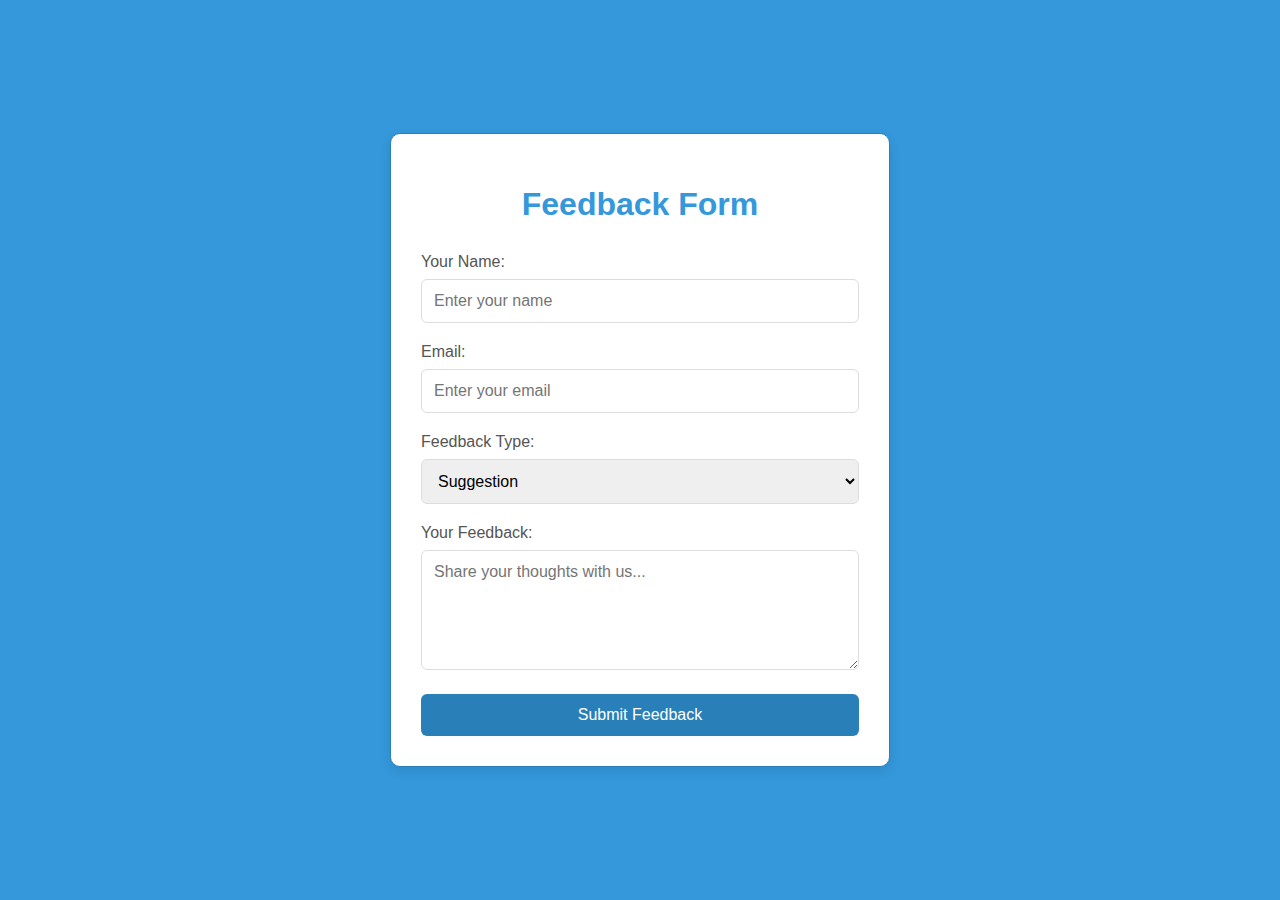
<file: feedback.html>
<!DOCTYPE html>
<html lang="en">
<head>
    <meta charset="UTF-8">
    <meta name="viewport" content="width=device-width, initial-scale=1.0">
    <title>Feedback Form</title>
    <style>
        * {
            box-sizing: border-box;
            font-family: 'Segoe UI', Tahoma, Geneva, Verdana, sans-serif;
        }
        
        body {
            background-color: #3498db;
            margin: 0;
            padding: 0;
            display: flex;
            justify-content: center;
            align-items: center;
            min-height: 100vh;
        }
        
        .feedback-container {
            background-color: #ffffff;
            border: 1px solid #2980b9;
            border-radius: 10px;
            box-shadow: 0 4px 12px rgba(0, 0, 0, 0.1);
            padding: 30px;
            width: 100%;
            max-width: 500px;
        }
        
        h1 {
            color: #3498db;
            text-align: center;
            margin-bottom: 30px;
        }
        
        .form-group {
            margin-bottom: 20px;
        }
        
        label {
            display: block;
            margin-bottom: 8px;
            color: #555;
            font-weight: 500;
        }
        
        input, textarea, select {
            width: 100%;
            padding: 12px;
            border: 1px solid #ddd;
            border-radius: 6px;
            font-size: 16px;
            transition: border-color 0.3s;
        }
        
        input:focus, textarea:focus {
            outline: none;
            border-color: #3498db;
            box-shadow: 0 0 0 2px rgba(52, 152, 219, 0.2);
        }
        
        textarea {
            height: 120px;
            resize: vertical;
        }
        
        .submit-btn {
            background-color: #2980b9;
            color: white;
            border: none;
            padding: 12px 24px;
            border-radius: 6px;
            cursor: pointer;
            font-size: 16px;
            font-weight: 500;
            width: 100%;
            transition: background-color 0.3s;
        }
        
        .submit-btn:hover {
            background-color: #2980b9;
        }
        
        .thank-you {
            text-align: center;
            display: none;
        }
        
        .thank-you h2 {
            color: #3498db;
            margin-bottom: 20px;
        }
        
        .thank-you p {
            color: #555;
            margin-bottom: 30px;
        }
        
        .thank-you-icon {
            font-size: 60px;
            color: #27ae60;
            margin-bottom: 20px;
        }
    </style>
</head>
<body>
    <div class="feedback-container">
        <div id="feedback-form">
            <h1>Feedback Form</h1>
            <form id="feedbackForm">
                <div class="form-group">
                    <label for="name">Your Name:</label>
                    <input type="text" id="name" name="name" required placeholder="Enter your name">
                </div>
                
                <div class="form-group">
                    <label for="email">Email:</label>
                    <input type="email" id="email" name="email" required placeholder="Enter your email">
                </div>
                
                <div class="form-group">
                    <label for="feedback-type">Feedback Type:</label>
                    <select id="feedback-type" name="feedback-type">
                        <option value="suggestion">Suggestion</option>
                        <option value="bug">Bug Report</option>
                        <option value="compliment">Compliment</option>
                        <option value="other">Other</option>
                    </select>
                </div>
                
                <div class="form-group">
                    <label for="feedback">Your Feedback:</label>
                    <textarea id="feedback" name="feedback" required placeholder="Share your thoughts with us..."></textarea>
                </div>
                
                <button type="submit" class="submit-btn">Submit Feedback</button>
            </form>
        </div>
        
        <div id="thank-you" class="thank-you">
            <div class="thank-you-icon">✓</div>
            <h2>Thank You for Your Feedback!</h2>
            <p>We appreciate you taking the time to share your thoughts with us.</p>
            <p><a href="#" onclick="resetForm()" style="color: #3498db; text-decoration: none;">Submit another feedback</a></p>
        </div>
    </div>

    <script>
        document.getElementById('feedbackForm').addEventListener('submit', function(e) {
            e.preventDefault();
            
            // Here you would typically send the data to a server
            // For this demo, we'll just show the thank you message
            
            // Hide form, show thank you message
            document.getElementById('feedback-form').style.display = 'none';
            document.getElementById('thank-you').style.display = 'block';
        });
        
        function resetForm() {
            // Reset the form and show it again
            document.getElementById('feedbackForm').reset();
            document.getElementById('feedback-form').style.display = 'block';
            document.getElementById('thank-you').style.display = 'none';
        }
    </script>
</body>
</html>
</file>
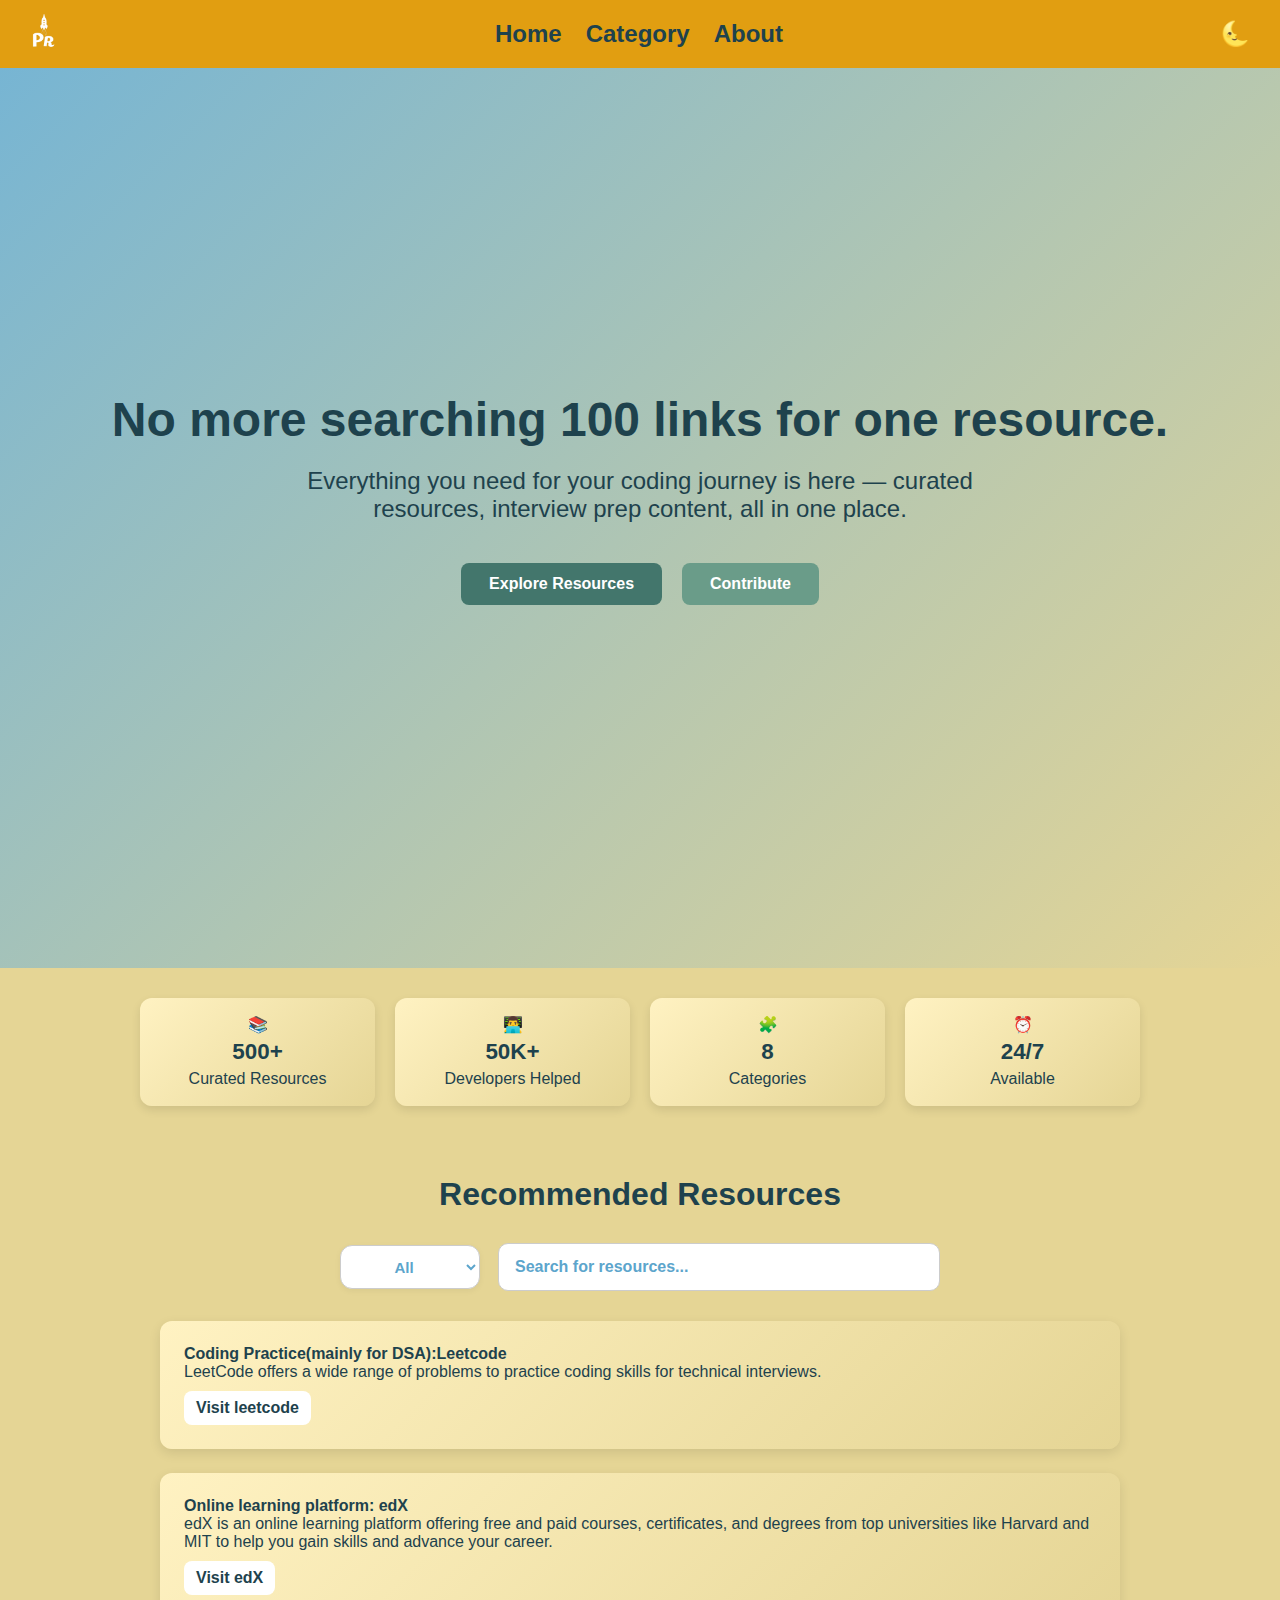
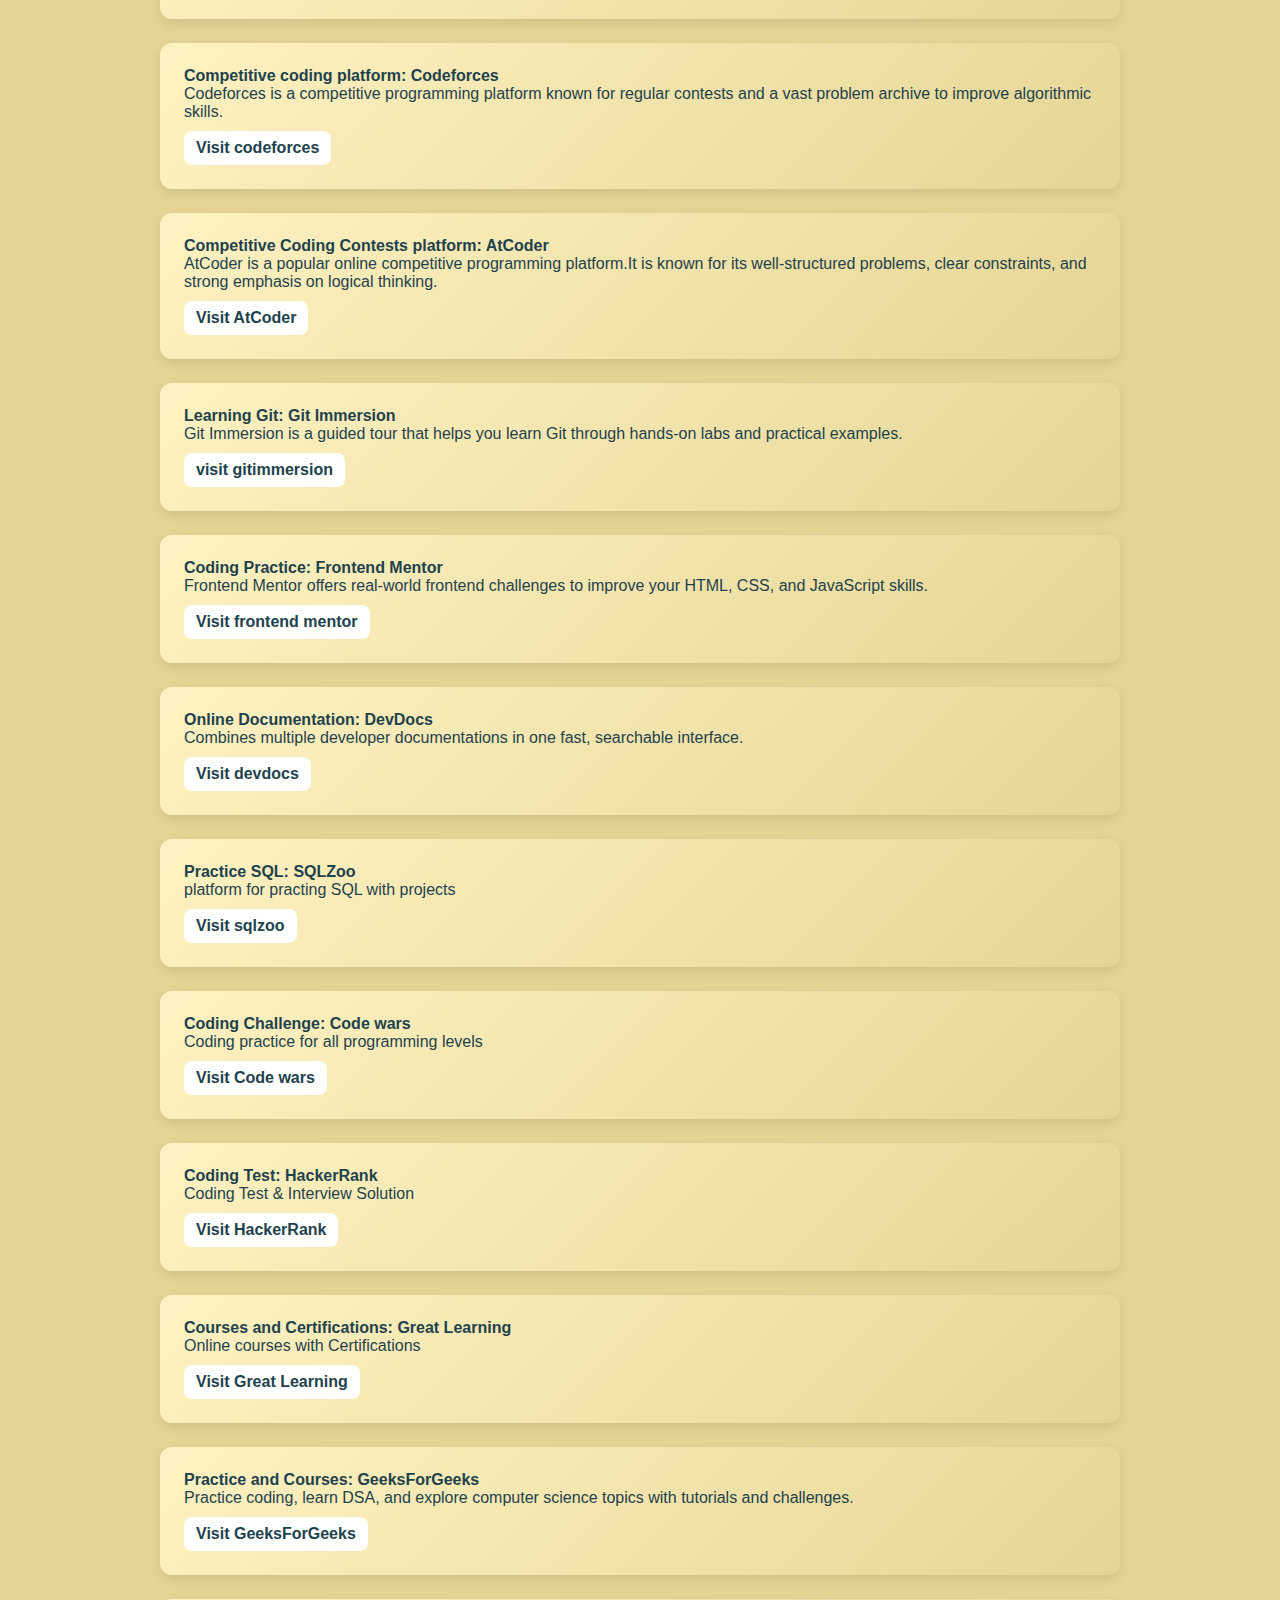
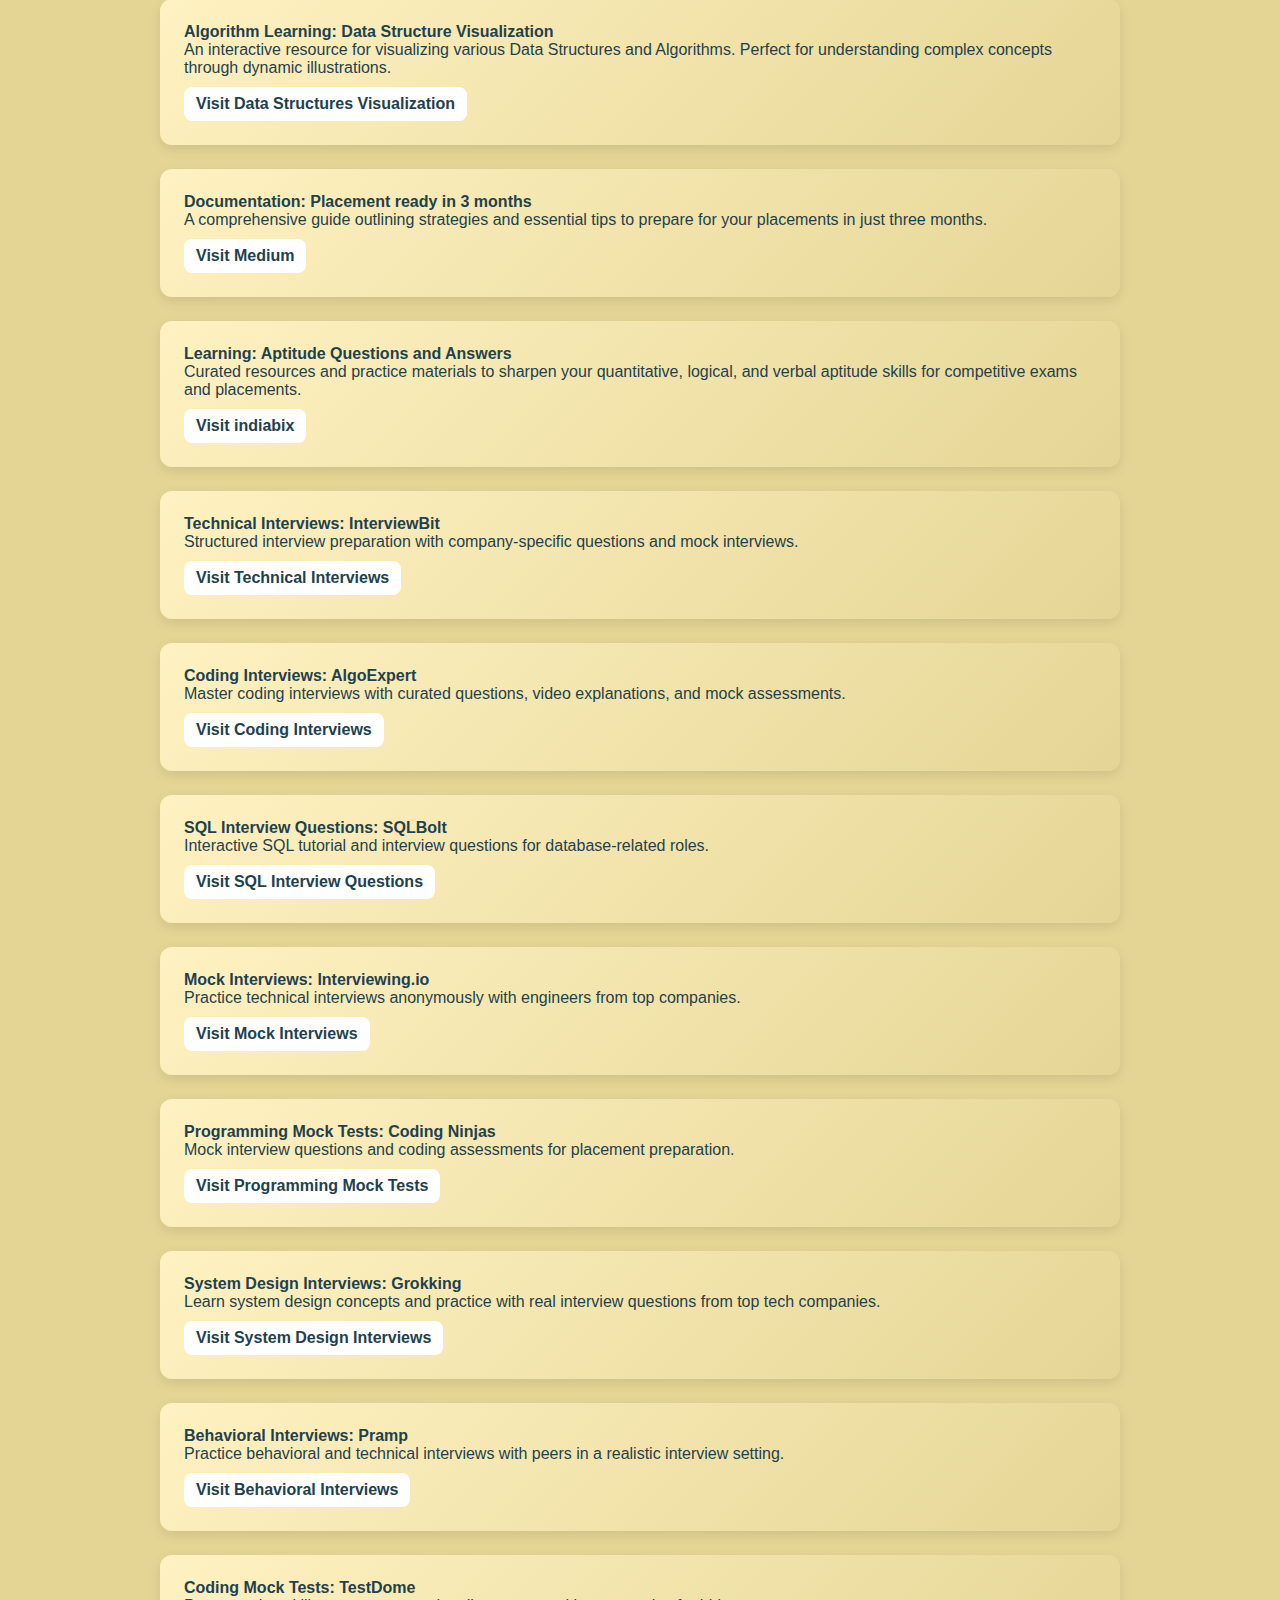
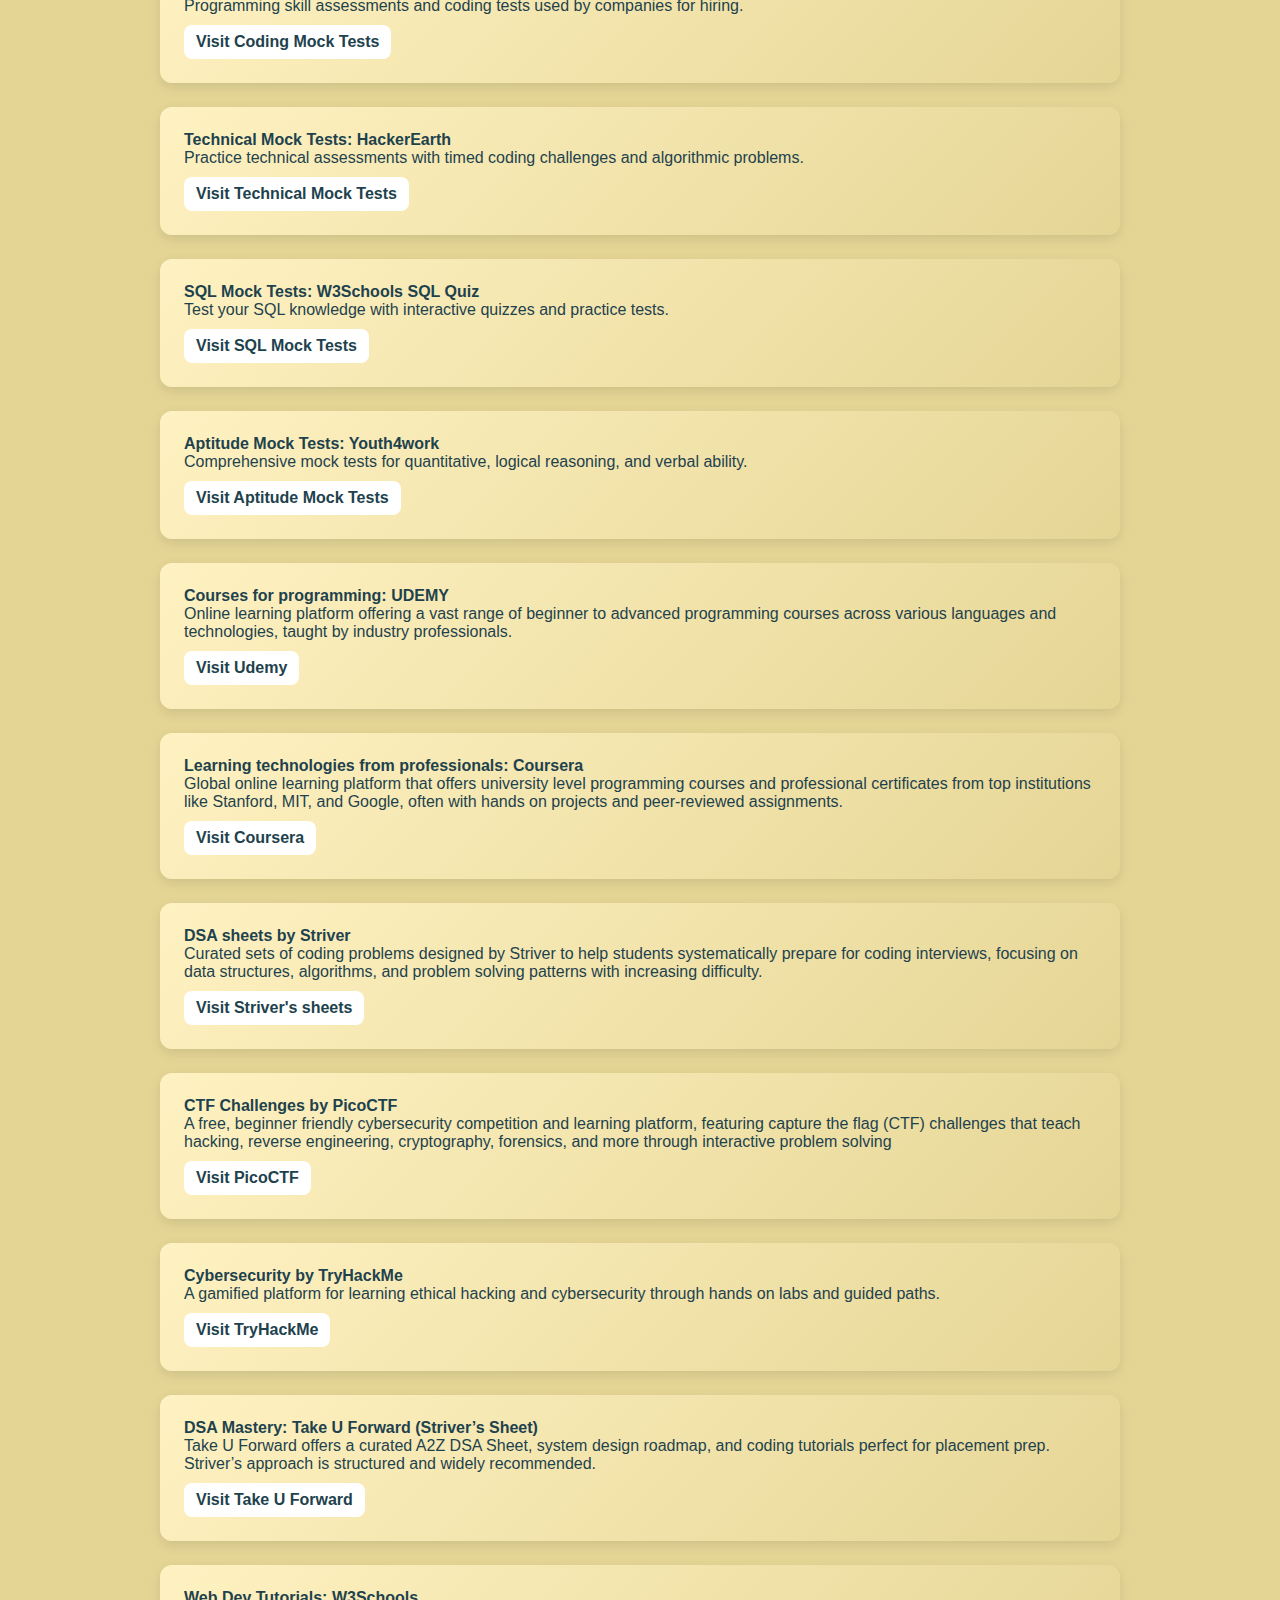
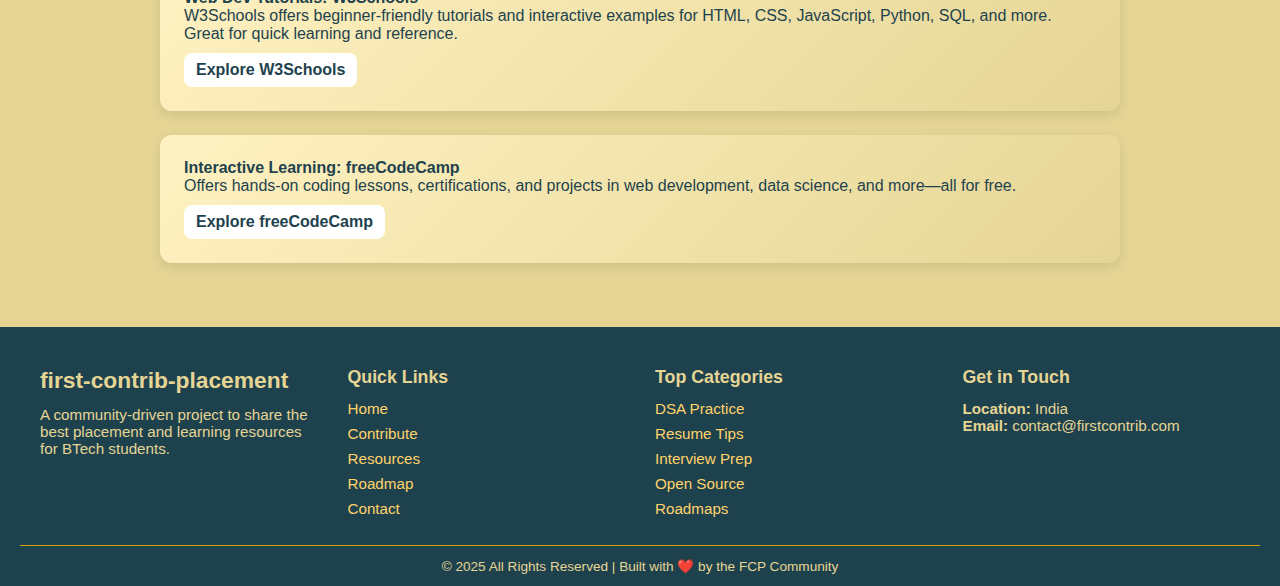
<file: home.html>
<!DOCTYPE html>
<html lang="en">
<head>
  <meta charset="UTF-8" />
  <meta name="viewport" content="width=device-width, initial-scale=1.0" />
  <title>Placement Resources</title>
<link href="https://fonts.googleapis.com/css2?family=Poppins:wght@400;600&display=swap" rel="stylesheet">

  <link rel="stylesheet" href="global.css" />
 
</head>
<body>
  <nav class="navbar">
    <div class="nav-left">
      <img src="PR-LOGO.png" alt="Logo" id="logo" />
    </div>
    <ul class="nav-center">
      <li><a href="#"><h2>Home</h2></a></li>
      <li><a href="#"><h2>Category</h2></a></li>
      <li><a href="#"><h2>About</h2></a></li>
    </ul>
    <div class="nav-right">
      <button id="toggle-mode"aria-label="Toggle Theme"></button>


    </div>
  </nav>

  <header>
    <div class="hero-text">
      <h1 class="hero-main">No more searching 100 links for one resource.</h1>
      <p class="hero-sub">Everything you need for your coding journey is here — curated resources, interview prep content, all in one place.</p>
    </div>

<div class="explore-buttons">
  <a href="resources.html" class="explore-btn">Explore Resources</a>
  <a href="contribute.html" class="explore-btn secondary">Contribute</a>
</div>

  </header>
<section class="stats">
  <div class="stats-grid">
    <div class="stat-card">📚<br><span class="stat-number">500+</span><br>Curated Resources</div>
    <div class="stat-card">👨‍💻<br><span class="stat-number">50K+</span><br>Developers Helped</div>
    <div class="stat-card">🧩<br><span class="stat-number">8</span><br>Categories</div>
    <div class="stat-card">⏰<br><span class="stat-number">24/7</span><br>Available</div>
  </div>
</section>

<div class ="container">
    <h3>Recommended Resources</h3>

    <div class="search-bar">
      <div class="filter">
        <select id="categoryFilter">
          <option value="all">All</option>
          <option value="coding">Coding</option>
          <option value="sql">SQL</option>
          <option value="learning">Learning</option>
          <option value="documentation">Documentation</option>

          <option value="mock">Mock Tests</option>
          <option value="interview">Interview Prep</option>

          <option value="CTFs">CTFs</option>
        </select>
      </div>
      <input type="text" id="searchInput" placeholder="Search for resources..." />
    </div>

    <div class="card" category="coding">
      <h4>Coding Practice(mainly for DSA):Leetcode</h4>
      <p>LeetCode offers a wide range of problems to practice coding skills for technical interviews.</p>
      <a href="https://leetcode.com"> Visit leetcode </a>
      <p></p>
    </div>

    <div class="card" category="learning">
      <h4>Online learning platform: edX</h4>
      <p>edX is an online learning platform offering free and paid courses, certificates, and degrees from top universities like Harvard and MIT to help you gain skills and advance your career.</p>
      <a href="https://www.edx.org/">Visit edX</a>
      <p></p>
     
    </div>

    <div class="card" category="coding">
      <h4>Competitive coding platform: Codeforces</h4>
      <p>Codeforces is a competitive programming platform known for regular contests and a vast problem archive to improve algorithmic skills.</p>
       <a href="https://codeforces.com/">Visit codeforces</a>
      <p></p>
     
    </div>

    <div class="card" category="coding">
      <h4>Competitive Coding Contests platform: AtCoder</h4>
      <p>AtCoder is a popular online competitive programming platform.It is known for its well-structured problems, clear constraints, and strong emphasis on logical thinking.</p>
       <a href="https://atcoder.jp/">Visit AtCoder</a>
      <p></p>
    </div>

    <div class="card" category="learning">
      <h4>Learning Git: Git Immersion</h4> 
      <p>Git Immersion is a guided tour that helps you learn Git through hands-on labs and practical examples.</p>
      <a href="https://gitimmersion.com" target="_blank">visit gitimmersion</a> 
    </div>
    <div class="card" category="coding">
      <h4>Coding Practice: Frontend Mentor</h4>
      <p>Frontend Mentor offers real-world frontend challenges to improve your HTML, CSS, and JavaScript skills.</p>
      <a href="https://www.frontendmentor.io/">Visit frontend mentor</a>
      <p></p>
     
    </div>

    <div class="card" category="documentation">
      <h4>Online Documentation: DevDocs</h4>
      <p>Combines multiple developer documentations in one fast, searchable interface.</p>
      <a href="https://devdocs.io">Visit devdocs</a>
      <p></p>
     
    </div>

    <div class="card" category="sql">
      <h4>Practice SQL: SQLZoo</h4>
      <p>platform for practing SQL with projects</p>
      <a href="https://www.sqlzoo.net/wiki/SQL_Tutorial">Visit sqlzoo</a>
      <p></p>
  
    </div>

    <div class="card" category="coding">
      <h4>Coding Challenge: Code wars</h4>
      <p>Coding practice for all programming levels</p>
      <a href="https://www.codewars.com/">Visit Code wars</a>
      <p></p>
    </div>

    <div class="card" category="coding">
      <h4>Coding Test: HackerRank</h4>
      <p>Coding Test & Interview Solution</p>
      <a href="https://www.hackerrank.com/">Visit HackerRank</a>
      <p></p>
    </div>

     <div class="card" category="learning">
      <h4>Courses and Certifications: Great Learning</h4>
      <p>Online courses with Certifications</p>
      <a href="https://www.mygreatlearning.com/">Visit Great Learning</a>
      <p></p>
     </div>

    <div class="card" category="learning">
      <h4>Practice and Courses: GeeksForGeeks</h4>
      <p>Practice coding, learn DSA, and explore computer science topics with tutorials and challenges.</p>
      <a href="https://www.geeksforgeeks.org" target="_blank">Visit GeeksForGeeks</a>
    </div>

    <div class="card" category="coding">
      <h4>Algorithm Learning: Data Structure Visualization</h4>
      <p>An interactive resource for visualizing various Data Structures and Algorithms. Perfect for understanding complex concepts through dynamic illustrations.</p>
      <a href="https://www.cs.usfca.edu/~galles/visualization/Algorithms.html" target="_blank">Visit Data Structures Visualization</a>
    </div>
    
    <div class="card" category="learning">
      <h4>Documentation: Placement ready in 3 months</h4>
      <p>A comprehensive guide outlining strategies and essential tips to prepare for your placements in just three months.</p>
      <a href="https://medium.com/@varshini_vijay/placement-ready-in-3-months-bfba2512bee2" target="_blank">Visit Medium</a>
    </div>

    <div class="card" category="learning">
      <h4>Learning: Aptitude Questions and Answers</h4>
      <p>Curated resources and practice materials to sharpen your quantitative, logical, and verbal aptitude skills for competitive exams and placements.</p>
      <a href="https://www.indiabix.com/" target="_blank">Visit indiabix</a>
    </div>



    <div class="card" category="interview">
      <h4>Technical Interviews: InterviewBit</h4>
      <p>Structured interview preparation with company-specific questions and mock interviews.</p>
      <a href="https://www.interviewbit.com/">Visit Technical Interviews</a>
    </div>

    <div class="card" category="interview">
      <h4>Coding Interviews: AlgoExpert</h4>
      <p>Master coding interviews with curated questions, video explanations, and mock assessments.</p>
      <a href="https://www.algoexpert.io/">Visit Coding Interviews</a>
    </div>

    <div class="card" category="interview">
      <h4>SQL Interview Questions: SQLBolt</h4>
      <p>Interactive SQL tutorial and interview questions for database-related roles.</p>
      <a href="https://sqlbolt.com/">Visit SQL Interview Questions</a>
    </div>

    <div class="card" category="interview">
      <h4>Mock Interviews: Interviewing.io</h4>
      <p>Practice technical interviews anonymously with engineers from top companies.</p>
      <a href="https://interviewing.io/">Visit Mock Interviews</a>
    </div>

    <div class="card" category="interview">
      <h4>Programming Mock Tests: Coding Ninjas</h4>
      <p>Mock interview questions and coding assessments for placement preparation.</p>
      <a href="https://www.codingninjas.com/">Visit Programming Mock Tests</a>
    </div>

    <div class="card" category="interview">
      <h4>System Design Interviews: Grokking</h4>
      <p>Learn system design concepts and practice with real interview questions from top tech companies.</p>
      <a href="https://www.educative.io/courses/grokking-the-system-design-interview">Visit System Design Interviews</a>
    </div>

    <div class="card" category="interview">
      <h4>Behavioral Interviews: Pramp</h4>
      <p>Practice behavioral and technical interviews with peers in a realistic interview setting.</p>
      <a href="https://www.pramp.com/">Visit Behavioral Interviews</a>
    </div>

    <!-- Mock Test Section -->
    <div class="card" category="mock">
      <h4>Coding Mock Tests: TestDome</h4>
      <p>Programming skill assessments and coding tests used by companies for hiring.</p>
      <a href="https://www.testdome.com/">Visit Coding Mock Tests</a>
    </div>

    <div class="card" category="mock">
      <h4>Technical Mock Tests: HackerEarth</h4>
      <p>Practice technical assessments with timed coding challenges and algorithmic problems.</p>
      <a href="https://www.hackerearth.com/">Visit Technical Mock Tests</a>
    </div>

    <div class="card" category="mock">
      <h4>SQL Mock Tests: W3Schools SQL Quiz</h4>
      <p>Test your SQL knowledge with interactive quizzes and practice tests.</p>
      <a href="https://www.w3schools.com/quiztest/quiztest.asp?qtest=SQL">Visit SQL Mock Tests</a>
    </div>

    <div class="card" category="mock">
      <h4>Aptitude Mock Tests: Youth4work</h4>
      <p>Comprehensive mock tests for quantitative, logical reasoning, and verbal ability.</p>
      <a href="https://www.youth4work.com/">Visit Aptitude Mock Tests</a>
    </div>
  <!-- Back to Top Button -->

    <div class="card" category="learning">
      <h4>Courses for programming: UDEMY </h4>
      <p>Online learning platform offering a vast range of beginner to advanced programming courses across various languages and technologies, taught by industry professionals.</p>
      <a href="https://www.udemy.com/" target="_blank">Visit Udemy</a>
    </div>

    <div class="card" category="learning">
      <h4>Learning technologies from professionals: Coursera  </h4>
      <p> Global online learning platform that offers university level programming courses and professional certificates from top institutions like Stanford, MIT, and Google, often with hands on projects and peer-reviewed assignments.</p>
      <a href="https://www.coursera.org/" target="_blank">Visit Coursera</a>
    </div>

    <div class="card" category="learning">
      <h4> DSA sheets by Striver </h4>
      <p> Curated sets of coding problems designed by Striver to help students systematically prepare for coding interviews, focusing on data structures, algorithms, and problem solving patterns with increasing difficulty.</p>
      <a href="https://takeuforward.org/strivers-a2z-dsa-course/strivers-a2z-dsa-course-sheet-2/" target="_blank">Visit Striver's sheets</a>
    </div>

    <div class="card" category="CTFs">
      <h4> CTF Challenges by PicoCTF </h4>
      <p> A free, beginner friendly cybersecurity competition and learning platform, featuring capture the flag (CTF) challenges that teach hacking, reverse engineering, cryptography, forensics, and more through interactive problem solving</p>
      <a href="https://picoctf.org/" target="_blank">Visit PicoCTF </a>
    </div>
  
    <div class="card" category="CTFs">
      <h4> Cybersecurity by TryHackMe </h4>
      <p> A gamified platform for learning ethical hacking and cybersecurity through hands on labs and guided paths.</p>
      <a href="https://tryhackme.com/" target="_blank">Visit TryHackMe </a>
    </div>





    <div class="card" category="coding">
      <h4>DSA Mastery: Take U Forward (Striver’s Sheet)</h4>
      <p>Take U Forward offers a curated A2Z DSA Sheet, system design roadmap, and coding tutorials perfect for placement prep. Striver’s approach is structured and widely recommended.</p>
      <a href="https://takeuforward.org/" target="_blank">Visit Take U Forward</a>
    </div>
    <div class="card" category="learning">
      <h4>Web Dev Tutorials: W3Schools</h4>
      <p>W3Schools offers beginner-friendly tutorials and interactive examples for HTML, CSS, JavaScript, Python, SQL, and more. Great for quick learning and reference.</p>
      <a href="https://www.w3schools.com/" target="_blank">Explore W3Schools</a>
    </div>
    <div class="card" category="learning">
      <h4>Interactive Learning: freeCodeCamp</h4>
      <p>Offers hands-on coding lessons, certifications, and projects in web development, data science, and more—all for free.</p>
      <a href="https://www.freecodecamp.org/" target="_blank">Explore freeCodeCamp</a>
    </div>

    <!-- Back to Top Button -->


 

    <button id="backToTop" title="Go to top">↑</button>

  </div>
<footer>
  <div class="footer-container">
    <!-- Branding -->
    <div class="footer-section">
      <h2>first-contrib-placement</h2>
      <p>
        A community-driven project to share the best placement and learning resources for BTech students.
      </p>
      <div class="social-icons">
        <a href="https://www.linkedin.com/in/varshitha-macha/" target="blank" rel="noopener noreferrer"><i class="fab fa-linkedin-in"></i></a>
        <a href="https://github.com/Varshitha713/first-contrib-placement" target="_blank" rel="noopener noreferrer"><i class="fab fa-github"></i></a>
      </div>
    </div>

    <!-- Quick Links -->
    <div class="footer-section">
      <h3>Quick Links</h3>
      <ul>
        <li><a href="#">Home</a></li>
        <li><a href="#">Contribute</a></li>
        <li><a href="#">Resources</a></li>
        <li><a href="#">Roadmap</a></li>
        <li><a href="#">Contact</a></li>
      </ul>
    </div>

    <!-- Top Categories -->
    <div class="footer-section">
      <h3>Top Categories</h3>
      <ul>
        <li><a href="#">DSA Practice</a></li>
        <li><a href="#">Resume Tips</a></li>
        <li><a href="#">Interview Prep</a></li>
        <li><a href="#">Open Source</a></li>
        <li><a href="#">Roadmaps</a></li>
      </ul>
    </div>

    <!-- Contact Info -->
    <div class="footer-section">
      <h3>Get in Touch</h3>
      <p><strong>Location:</strong> India</p>
      <p><strong>Email:</strong> contact@firstcontrib.com</p>
    </div>
  </div>


  <div class="footer-bottom">
    © 2025 All Rights Reserved | Built with ❤️ by the FCP Community
  </div>
</footer>
  

 <script  src="main.js"></script>
</body>
</html>
</file>
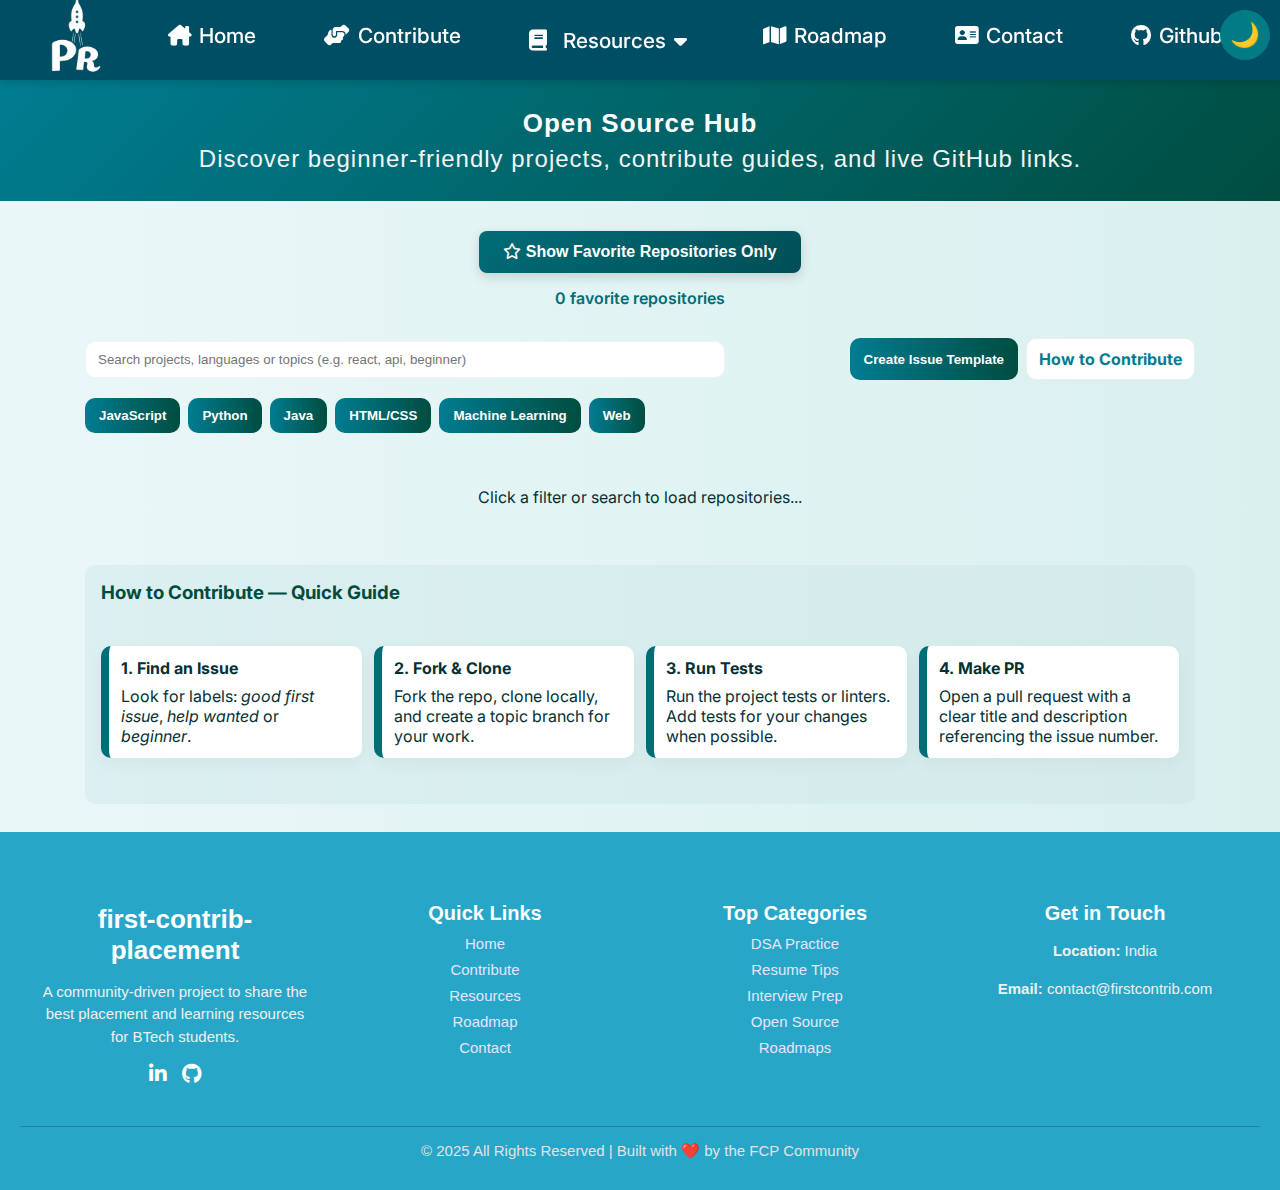
<file: open.html>
<!DOCTYPE html>
<html lang="en">

<head>
  <meta charset="utf-8" />
  <meta name="viewport" content="width=device-width,initial-scale=1" />
  <title>Open Source Hub</title>
  <link href="https://fonts.googleapis.com/css2?family=Inter:wght@400;600;800&display=swap" rel="stylesheet">
  <link rel="stylesheet" href="https://cdnjs.cloudflare.com/ajax/libs/font-awesome/6.5.2/css/all.min.css"
    integrity="sha512-SnH5WK+bZxgPHs44uWIX+LLJAJ9/2LdF1/Jz7A81rYf5nU5I5jE5Vf9I7p9B9qD4B3K8H6E5Q6yG1fW4Q0fB8D7G5B1"
    crossorigin="anonymous" referrerpolicy="no-referrer" />
  <link rel="stylesheet" href="https://cdnjs.cloudflare.com/ajax/libs/font-awesome/6.5.0/css/all.min.css" />
  <link rel="stylesheet" href="https://cdnjs.cloudflare.com/ajax/libs/font-awesome/6.4.0/css/all.min.css">
  <link rel="stylesheet" href="./styles/style.css">
  <style>
    :root {
      --bg1: #eaf7f8;
      --bg2: #d9f0ef;
      --accent: #007c91;
      --accent-dark: #004d40;
      --card: #ffffff;
    }

    * {
      box-sizing: border-box
    }

    body {
      font-family: Inter, system-ui, Segoe UI, Roboto, -apple-system, "Helvetica Neue", Arial;
      margin: 0;
      background: linear-gradient(90deg, var(--bg1), var(--bg2));
      color: #053033
    }

    header {
      background: linear-gradient(135deg, var(--accent), var(--accent-dark));
      color: #fff;
      padding: 28px 20px;
      text-align: center
    }

    header h1 {
      margin: 0;
      font-size: 26px
    }

    header p {
      margin: 6px 0 0;
      opacity: .95
    }

    .wrap {
      max-width: 1150px;
      margin: 28px auto;
      padding: 0 20px
    }

    .topbar {
      display: flex;
      gap: 12px;
      align-items: center;
      justify-content: space-between;
      margin-bottom: 18px
    }

    .search input {
      width: 100%;
      padding: 10px 12px;
      border-radius: 10px;
      border: 1px solid rgba(5, 48, 51, 0.06)
    }

    .actions {
      display: flex;
      gap: 8px
    }

    .button {
      padding: 10px 14px;
      border-radius: 10px;
      border: none;
      background: linear-gradient(90deg, var(--accent), var(--accent-dark));
      color: #fff;
      font-weight: 700;
      cursor: pointer;
      transition: transform 0.2s ease, background 0.3s ease;
    }

    .button:hover {
      transform: scale(1.05);
      background: linear-gradient(90deg, var(--accent-dark), var(--accent));
    }

    .ghost {
      background: #fff;
      border: 1px solid rgba(5, 48, 51, 0.08);
      color: var(--accent);
      font-weight: 700;
      padding: 10px 12px;
      border-radius: 10px;
      text-decoration: none
    }

    .repo-container {
      display: grid;
      grid-template-columns: repeat(auto-fit, minmax(300px, 1fr));
      gap: 15px;
      padding: 20px;
    }

    .filters {
      display: flex;
      gap: 8px;
      flex-wrap: wrap;
      margin-bottom: 18px
    }

    .card {
      background: white;
      border-radius: 8px;
      padding: 15px;
      box-shadow: 0 2px 6px rgba(0, 0, 0, 0.1);
      transition: transform 0.3s, opacity 0.3s;
      opacity: 0;
      transform: translateY(20px);
      position: relative;
    }

    .card.show {
      opacity: 1;
      transform: translateY(0);
    }

    .card h3 {
      margin: 0 0 10px;
      font-size: 1.2rem;
      color: #007c91;
    }

    .card p {
      font-size: 0.9rem;
      color: #555;
    }

    .card a {
      display: inline-block;
      margin-top: 10px;
      color: #0097a7;
      text-decoration: none;
      font-weight: bold
    }

    .contribute {
      margin-top: 22px;
      background: linear-gradient(90deg, rgba(0, 124, 145, 0.06), rgba(0, 77, 64, 0.03));
      padding: 16px;
      border-radius: 10px
    }

    .steps {
      display: grid;
      grid-template-columns: repeat(auto-fit, minmax(180px, 1fr));
      gap: 12px;
      margin-top: 12px
    }

    .step {
      background: #fff;
      padding: 12px;
      border-radius: 10px;
      box-shadow: 0 6px 18px rgba(3, 30, 30, 0.04)
    }

    /* Open Source Favorites Styles */
    .open-favorites-controls {
      text-align: center;
      margin: 30px auto;
      max-width: 1150px;
      padding: 0 20px;
    }

    .repo-favorite-icon {
      cursor: pointer;
      font-size: 1.2rem;
      color: #ccc;
      transition: all 0.3s ease;
      padding: 6px;
      border-radius: 50%;
      position: absolute;
      top: 10px;
      right: 10px;
      z-index: 2;
      background: rgba(255, 255, 255, 0.9);
      backdrop-filter: blur(10px);
    }

    .repo-favorite-icon:hover {
      color: #ff6b6b;
      background: rgba(255, 107, 107, 0.1);
      transform: scale(1.1);
    }

    .repo-favorite-icon.active {
      color: #ff6b6b;
    }

    .repo-favorite-icon.active i {
      font-weight: 900;
    }

    /* Hidden state for filtered repos */
    .card.hidden {
      display: none;
    }

    /* No Favorites Message */
    .no-repo-favorites-message {
      text-align: center;
      padding: 60px 20px;
      background: linear-gradient(145deg, #fff8f8, #ffeaea);
      border-radius: 16px;
      margin: 30px auto;
      max-width: 900px;
      border-left: 8px solid #ff6b6b;
      animation: fadeInUp 0.5s ease-in-out;
    }

    .dark-mode .no-repo-favorites-message {
      background: linear-gradient(145deg, #2a1a1a, #3a2a2a);
      color: #ffb4b4;
    }

    .no-repo-favorites-message h3 {
      color: #ff6b6b;
      margin-bottom: 15px;
      font-size: 1.5rem;
    }

    .no-repo-favorites-message p {
      color: #666;
      margin-bottom: 20px;
      font-size: 1.1rem;
    }

    .dark-mode .no-repo-favorites-message p {
      color: #e0e0e0;
    }

    .no-repo-favorites-message button {
      background: #ff6b6b;
      color: white;
      border: none;
      padding: 12px 24px;
      border-radius: 8px;
      cursor: pointer;
      font-weight: 600;
      transition: all 0.3s ease;
    }

    .no-repo-favorites-message button:hover {
      background: #ff5252;
      transform: translateY(-2px);
    }

    /* Dark mode adjustments */
    .dark-mode .card {
      background: #1E2A30;
      color: #E0F7FA;
    }

    .dark-mode .card h3 {
      color: #81e6d9;
    }

    .dark-mode .card p {
      color: #B0BEC5;
    }

    .dark-mode .card a {
      color: #7FDBFF;
    }

    .dark-mode .repo-favorite-icon {
      background: rgba(30, 42, 48, 0.9);
    }

    .dark-mode .step {
      background: #2d3748;
      color: #E0F7FA;
    }

    .dark-mode .contribute {
      background: linear-gradient(90deg, rgba(129, 230, 217, 0.06), rgba(127, 219, 255, 0.03));
    }

    /* Animation for fadeInUp */
    @keyframes fadeInUp {
      0% {
        opacity: 0;
        transform: translateY(40px);
      }
      100% {
        opacity: 1;
        transform: translateY(0);
      }
    }
  </style>
</head>

<body>
  <nav class="navbar">
    <div class="navbar-container">
      <div class="logo">
        <img src="/images/PR-LOGO.png" width="140" height="120" id="logo">
      </div>

      <!-- Navigation Links -->
      <ul class="navbar-menu">
        <li><a href="index.html"><i class="fa-solid fa-house-chimney"></i>Home</a></li>
        <li><a href="contribute.html"><i class="fa-solid fa-handshake-angle"></i>Contribute</a></li>

        <li class="dropdown">
          <a href="#" class="dropdown-toggle" id="resources-dropdown-toggle">
            <i class="fa-solid fa-book"></i>Resources <i class="fa-solid fa-caret-down"></i>
          </a>
          <ul class="dropdown-menu">
            <li><a href="./interviewprep.html">Interview Prep</a></li>
            <li><a href="./dsa.html">DSA Practice</a></li>
            <li><a href="./resume.html">Resume Tips</a></li>
            <li><a href="./open.html">Open Source</a></li>
            <li><a href="./roadmap.html">Roadmaps</a></li>
          </ul>
        </li>

        <li><a href="roadmap.html"><i class="fa-solid fa-map"></i>Roadmap</a></li>
        <li><a href="contact.html"><i class="fa-solid fa-address-card"></i>Contact</a></li>
        <li><a href="https://github.com/Varshitha713/first-contrib-placement" target="_blank" rel="noopener noreferrer">
            <i class="fa-brands fa-github"></i>Github</a>
        </li>
      </ul>

      <div class="navbar-icons">
        <!-- Hamburger icon -->
        <button class="navbar-toggle">
          <span class="bar"></span>
          <span class="bar"></span>
          <span class="bar"></span>
        </button>

        <!-- Dark/Light Mode Toggle -->
        <button id="toggle-mode"></button>
      </div>
    </div>
  </nav>
  
  <header>
    <h1>Open Source Hub</h1>
    <p>Discover beginner-friendly projects, contribute guides, and live GitHub links.</p>
  </header>

  <main class="wrap">
    <!-- Favorites Controls -->
    <div class="open-favorites-controls">
      <button id="repoFavoritesBtn" class="favorites-toggle-btn">
        <i class="far fa-star"></i> Show Favorite Repositories Only
      </button>
      <div class="favorites-stats">
        <span id="repoFavoritesCount">0</span> favorite repositories
      </div>
    </div>

    <div class="topbar">
      <div class="search" style="flex:1;max-width:640px">
        <input id="q" placeholder="Search projects, languages or topics (e.g. react, api, beginner)" />
      </div>
      <div class="actions">
        <button class="button" id="newIssueBtn">Create Issue Template</button>
        <a class="ghost" href="#contribute">How to Contribute</a>
      </div>
    </div>

    <div class="filters">
      <button class="button" onclick="fetchRepos('javascript')">JavaScript</button>
      <button class="button" onclick="fetchRepos('python')">Python</button>
      <button class="button" onclick="fetchRepos('java')">Java</button>
      <button class="button" onclick="fetchRepos('html')">HTML/CSS</button>
      <button class="button" onclick="fetchRepos('machine-learning')">Machine Learning</button>
      <button class="button" onclick="fetchRepos('web')">Web</button>
    </div>

    <div class="repo-container" id="repoContainer">
      <p style="text-align:center;">Click a filter or search to load repositories...</p>
    </div>

    <section class="contribute" id="contribute">
      <h3 style="margin:0;color:var(--accent-dark)">How to Contribute — Quick Guide</h3>
      <div class="steps">
        <div class="step"><strong>1. Find an Issue</strong>
          <div style="margin-top:8px">Look for labels: <em>good first issue</em>, <em>help wanted</em> or
            <em>beginner</em>.
          </div>
        </div>
        <div class="step"><strong>2. Fork & Clone</strong>
          <div style="margin-top:8px">Fork the repo, clone locally, and create a topic branch for your work.</div>
        </div>
        <div class="step"><strong>3. Run Tests</strong>
          <div style="margin-top:8px">Run the project tests or linters. Add tests for your changes when possible.</div>
        </div>
        <div class="step"><strong>4. Make PR</strong>
          <div style="margin-top:8px">Open a pull request with a clear title and description referencing the issue
            number.</div>
        </div>
      </div>
    </section>
  </main>
  
  <footer>
    <div class="footer-container">
      <!-- Branding -->
      <div class="footer-section">
        <h2>first-contrib-placement</h2>
        <p>
          A community-driven project to share the best placement and learning resources for BTech students.
        </p>
        <div class="social-icons">
          <a href="https://www.linkedin.com/in/varshitha-macha/" target="blank" rel="noopener noreferrer"><i
              class="fab fa-linkedin-in"></i></a>
          <a href="https://github.com/Varshitha713/first-contrib-placement" target="_blank" rel="noopener noreferrer"><i
              class="fab fa-github"></i></a>
        </div>
      </div>

      <!-- Quick Links -->
      <div class="footer-section">
        <h3>Quick Links</h3>
        <ul>
          <li><a href="./index.html">Home</a></li>
          <li><a href="#">Contribute</a></li>
          <li><a href="#">Resources</a></li>
          <li><a href="./roadmap.html">Roadmap</a></li>
          <li><a href="./contact.html">Contact</a></li>
        </ul>
      </div>

      <!-- Top Categories -->
      <div class="footer-section">
        <h3>Top Categories</h3>
        <ul>
          <li><a href="./dsa.html">DSA Practice</a></li>
          <li><a href="./resume.html">Resume Tips</a></li>
          <li><a href="./interviewprep.html">Interview Prep</a></li>
          <li><a href="./open.html">Open Source</a></li>
          <li><a href="./roadmap.html">Roadmaps</a></li>
        </ul>
      </div>

      <!-- Contact Info -->
      <div class="footer-section">
        <h3>Get in Touch</h3>
        <p><strong>Location:</strong> India</p>
        <p><strong>Email:</strong> contact@firstcontrib.com</p>
      </div>
    </div>

    <div class="footer-bottom">
      © 2025 All Rights Reserved | Built with ❤️ by the FCP Community
    </div>
  </footer>

  <script>
    // Open Source Favorites Functionality
    let showRepoFavoritesOnly = false;
    let repoFavorites = JSON.parse(localStorage.getItem('repoFavorites')) || [];

    function toggleRepoFavorite(repoId, repoName, repoUrl, repoDescription) {
      const index = repoFavorites.findIndex(fav => fav.id === repoId);
      const icon = event.currentTarget.querySelector('i');
      
      if (index === -1) {
        // Add to favorites
        repoFavorites.push({
          id: repoId,
          name: repoName,
          url: repoUrl,
          description: repoDescription,
          stars: 0,
          forks: 0
        });
        icon.classList.remove('far', 'fa-heart');
        icon.classList.add('fas', 'fa-heart');
        event.currentTarget.classList.add('active');
      } else {
        // Remove from favorites
        repoFavorites.splice(index, 1);
        icon.classList.remove('fas', 'fa-heart');
        icon.classList.add('far', 'fa-heart');
        event.currentTarget.classList.remove('active');
      }
      
      localStorage.setItem('repoFavorites', JSON.stringify(repoFavorites));
      updateRepoFavoritesCount();
      
      if (showRepoFavoritesOnly) {
        filterRepoFavorites();
      }
    }

    function filterRepoFavorites() {
      const cards = document.querySelectorAll('#repoContainer .card');
      let visibleCount = 0;
      
      cards.forEach(card => {
        const repoId = card.getAttribute('data-repo-id');
        const isFavorite = repoFavorites.some(fav => fav.id === repoId);
        
        if (showRepoFavoritesOnly) {
          if (isFavorite) {
            card.classList.remove('hidden');
            visibleCount++;
          } else {
            card.classList.add('hidden');
          }
        } else {
          card.classList.remove('hidden');
          visibleCount++;
        }
      });
      
      // Show message if no favorites in filter mode
      if (showRepoFavoritesOnly && visibleCount === 0) {
        showNoRepoFavoritesMessage();
      } else {
        hideNoRepoFavoritesMessage();
      }
    }

    function showNoRepoFavoritesMessage() {
      let message = document.getElementById('noRepoFavoritesMessage');
      if (!message) {
        message = document.createElement('div');
        message.id = 'noRepoFavoritesMessage';
        message.className = 'no-repo-favorites-message';
        message.innerHTML = `
          <h3>⭐ No Favorite Repositories Yet</h3>
          <p>Click the heart icons on GitHub repositories to add them to your favorites!</p>
          <button onclick="hideNoRepoFavoritesMessage()">Got it!</button>
        `;
        const repoContainer = document.getElementById('repoContainer');
        repoContainer.appendChild(message);
      }
    }

    function hideNoRepoFavoritesMessage() {
      const message = document.getElementById('noRepoFavoritesMessage');
      if (message) {
        message.remove();
      }
    }

    function updateRepoFavoritesCount() {
      const countElement = document.getElementById('repoFavoritesCount');
      if (countElement) {
        countElement.textContent = repoFavorites.length;
      }
    }

    function initializeRepoFavorites() {
      updateRepoFavoritesCount();
    }

    // Toggle repo favorites view
    document.addEventListener('DOMContentLoaded', function() {
      initializeRepoFavorites();
      
      const repoFavoritesBtn = document.getElementById('repoFavoritesBtn');
      if (repoFavoritesBtn) {
        repoFavoritesBtn.addEventListener('click', function() {
          showRepoFavoritesOnly = !showRepoFavoritesOnly;
          this.innerHTML = showRepoFavoritesOnly ? 
            '<i class="far fa-star"></i> Show All Repositories' : 
            '<i class="far fa-star"></i> Show Favorite Repositories Only';
          
          filterRepoFavorites();
        });
      }

      // Navbar functionality
      const navbarToggle = document.querySelector('.navbar-toggle');
      const navbarMenu = document.querySelector('.navbar-menu');
      const toggleBtn = document.getElementById("toggle-mode");

      navbarToggle.addEventListener('click', () => {
        navbarToggle.classList.toggle('active');
        navbarMenu.classList.toggle('active');
      });

      // Dropdown functionality
      const dropdownToggle = document.getElementById('resources-dropdown-toggle');
      const dropdownMenu = document.querySelector('.dropdown-menu');

      dropdownToggle.addEventListener('click', (e) => {
        e.preventDefault();
        e.stopPropagation();
        dropdownMenu.classList.toggle('active');
      });

      document.addEventListener('click', (e) => {
        if (!dropdownMenu.contains(e.target) && !dropdownToggle.contains(e.target)) {
          dropdownMenu.classList.remove('active');
        }
      });

      // Dark/Light mode functionality
      const savedMode = localStorage.getItem("mode");
      if (savedMode === "dark") {
        document.body.classList.add("dark-mode");
        toggleBtn.textContent = "☀️";
      } else {
        document.body.classList.remove("dark-mode");
        toggleBtn.textContent = "🌙";
      }

      toggleBtn.addEventListener("click", () => {
        document.body.classList.toggle("dark-mode");
        if (document.body.classList.contains("dark-mode")) {
          toggleBtn.textContent = "☀️";
          localStorage.setItem("mode", "dark");
        } else {
          toggleBtn.textContent = "🌙";
          localStorage.setItem("mode", "light");
        }
      });
    });

    // GitHub API functionality
    async function fetchRepos(query) {
      const container = document.getElementById("repoContainer");
      container.innerHTML = "<p style='text-align:center;'>Loading...</p>";

      try {
        const res = await fetch(`https://api.github.com/search/repositories?q=${encodeURIComponent(query)}&sort=stars&order=desc&per_page=50`);
        const data = await res.json();

        if (!data.items || data.items.length === 0) {
          container.innerHTML = `<p style="text-align:center;">No repositories found for "${query}"</p>`;
          return;
        }

        // Random 9 repos
        const shuffled = data.items.sort(() => 0.5 - Math.random()).slice(0, 9);

        container.innerHTML = "";
        shuffled.forEach((repo, index) => {
          const card = document.createElement("div");
          card.className = "card";
          card.setAttribute('data-repo-id', repo.id);
          
          // Check if repo is already favorited
          const isFavorited = repoFavorites.some(fav => fav.id === repo.id);
          const heartIcon = isFavorited ? 'fas fa-heart' : 'far fa-heart';
          const activeClass = isFavorited ? 'active' : '';
          
          card.innerHTML = `
            <span class="repo-favorite-icon ${activeClass}" onclick="toggleRepoFavorite(${repo.id}, '${repo.name.replace(/'/g, "\\'")}', '${repo.html_url}', '${repo.description ? repo.description.replace(/'/g, "\\'") : "No description"}')">
              <i class="${heartIcon}"></i>
            </span>
            <h3>${repo.name}</h3>
            <p>${repo.description ? repo.description.substring(0, 100) + "..." : "No description"}</p>
            <p>⭐ ${repo.stargazers_count} | 🍴 ${repo.forks_count}</p>
            <a href="${repo.html_url}" target="_blank">View Repo</a>
          `;
          container.appendChild(card);
          setTimeout(() => card.classList.add("show"), index * 200);
        });

        // Apply filter if favorites only is active
        if (showRepoFavoritesOnly) {
          filterRepoFavorites();
        }
      } catch (error) {
        container.innerHTML = `<p style="text-align:center; color:red;">Error loading repositories</p>`;
        console.error(error);
      }
    }

    // Search listener
    document.getElementById("q").addEventListener("keypress", function (e) {
      if (e.key === "Enter") {
        fetchRepos(this.value.trim());
      }
    });

    // Download template
    function download(filename, content) {
      const el = document.createElement('a');
      el.setAttribute('href', 'data:text/plain;charset=utf-8,' + encodeURIComponent(content));
      el.setAttribute('download', filename);
      document.body.appendChild(el);
      el.click();
      el.remove();
    }
    
    document.getElementById('newIssueBtn').addEventListener('click', () => {
      const tpl = `<!-- ISSUE TEMPLATE -->\n### Summary\nProvide a short description of the issue.\n\n### Steps To Reproduce\n1. \n2. \n3.\n\n### Expected behavior\nDescribe the expected behavior.\n\n### Environment\n- OS: \n- Node: \n\n### Additional context\nAdd any other context about the problem here.`;
      download('ISSUE_TEMPLATE.md', tpl);
      alert('ISSUE_TEMPLATE.md downloaded — add it to .github/ISSUE_TEMPLATE/ in your repo.');
    });
  </script>
</body>

</html>
</file>
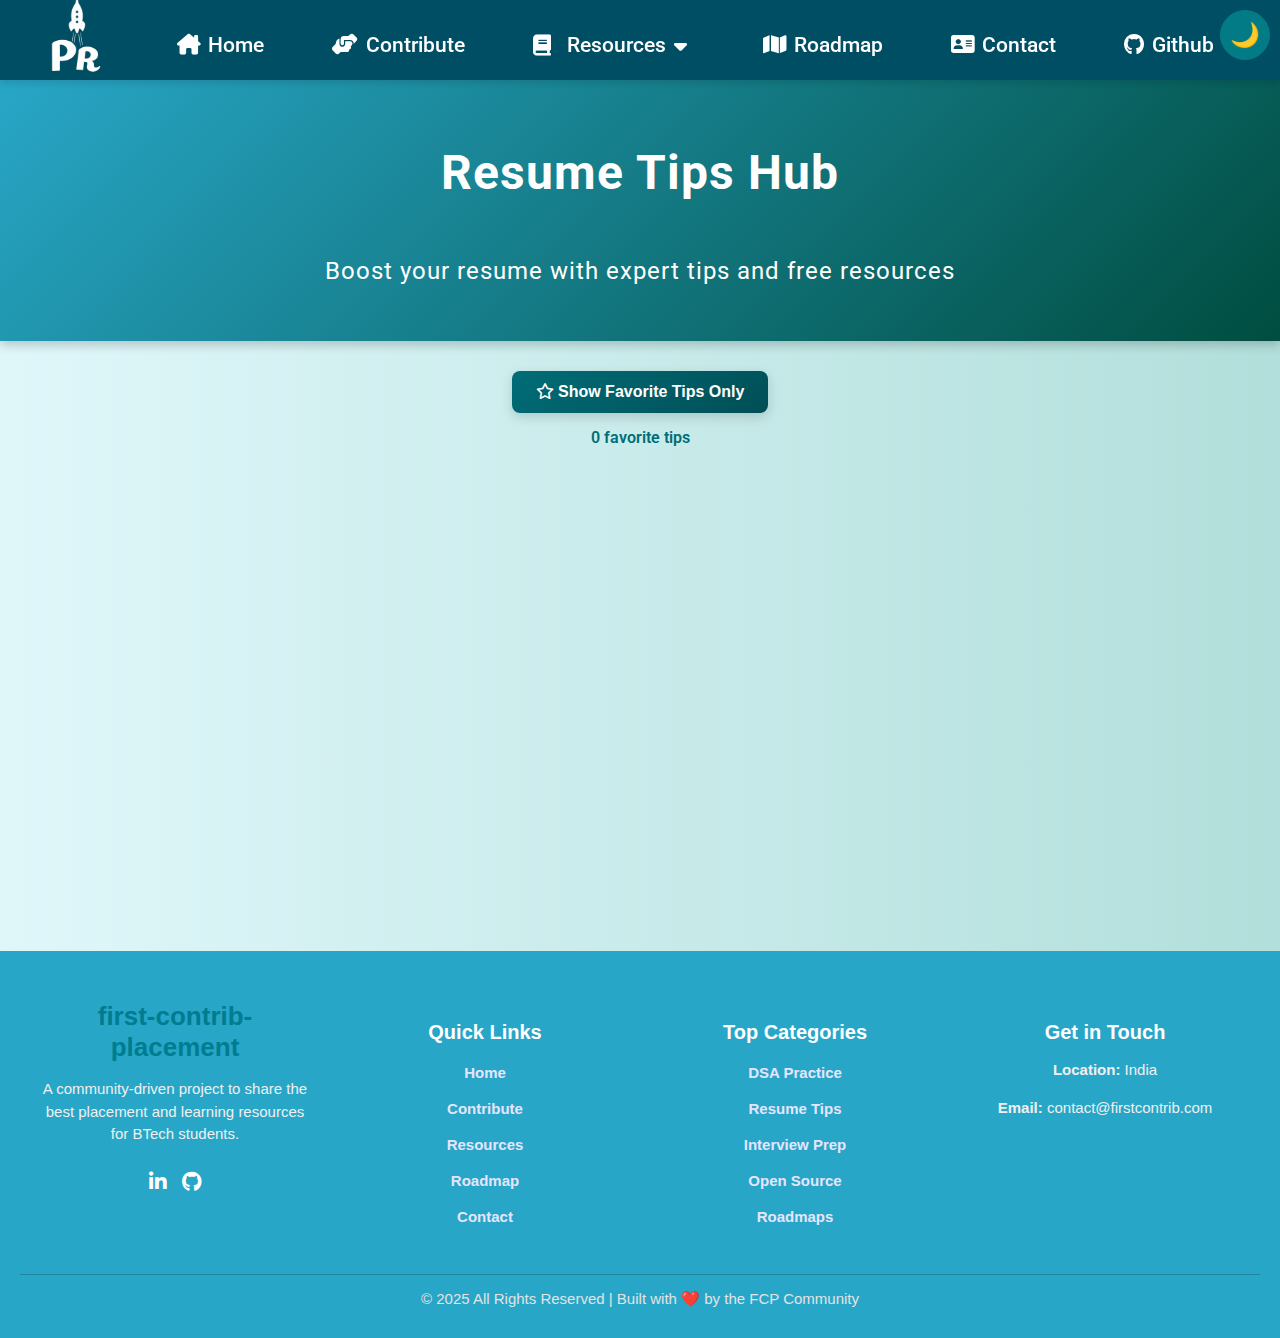
<file: resume.html>
<!DOCTYPE html>
<html lang="en">

<head>
  <meta charset="UTF-8">
  <meta name="viewport" content="width=device-width, initial-scale=1.0">
  <title>Resume Tips</title>
  <link href="https://fonts.googleapis.com/css2?family=Roboto:wght@400;700&display=swap" rel="stylesheet">
  <link rel="stylesheet" href="https://cdnjs.cloudflare.com/ajax/libs/font-awesome/6.5.2/css/all.min.css"
    integrity="sha512-SnH5WK+bZxgPHs44uWIX+LLJAJ9/2LdF1/Jz7A81rYf5nU5I5jE5Vf9I7p9B9qD4B3K8H6E5Q6yG1fW4Q0fB8D7G5B1"
    crossorigin="anonymous" referrerpolicy="no-referrer" />
  <link rel="stylesheet" href="https://cdnjs.cloudflare.com/ajax/libs/font-awesome/6.5.0/css/all.min.css" />
  <link rel="stylesheet" href="./styles/style.css">
  <style>
    body {
      font-family: 'Roboto', sans-serif;
      margin: 0;
      background: linear-gradient(to right, #e0f7fa, #b2dfdb);
    }

    header {
      background: linear-gradient(135deg, #28A6C7, #004d40);
      color: white;
      padding: 2rem;
      text-align: center;
      box-shadow: 0 4px 10px rgba(0, 0, 0, 0.2);
    }

    .container {
      padding: 2rem;
      display: grid;
      grid-template-columns: repeat(auto-fit, minmax(300px, 1fr));
      gap: 2rem;
    }

    .tip-card {
      background: white;
      padding: 1.5rem;
      border-radius: 12px;
      box-shadow: 0 4px 12px rgba(0, 0, 0, 0.1);
      transition: transform 0.3s ease, background 0.3s ease;
      overflow: hidden;
      position: relative;
      animation: slideIn 1s ease forwards;
      opacity: 0;
    }

    .tip-card:nth-child(1) {
      animation-delay: 0.2s;
    }

    .tip-card:nth-child(2) {
      animation-delay: 0.4s;
    }

    .tip-card:nth-child(3) {
      animation-delay: 0.6s;
    }

    .tip-card:nth-child(4) {
      animation-delay: 0.8s;
    }

    @keyframes slideIn {
      0% {
        transform: translateY(20px);
        opacity: 0;
      }

      100% {
        transform: translateY(0);
        opacity: 1;
      }
    }

    .tip-card:hover {
      transform: scale(1.05);
      background: linear-gradient(145deg, #e0f2f1, #ffffff);
    }

    h2 {
      margin-top: 0;
      color: #007c91;
    }

    a {
      display: inline-block;
      margin-top: 10px;
      color: #007c91;
      font-weight: bold;
      text-decoration: none;
    }

    .read-more {
      color: #007c91;
      cursor: pointer;
      font-weight: bold;
    }

    .more-content {
      display: none;
      margin-top: 0.5rem;
      color: #444;
    }

    /* Resume Favorites Styles */
    .resume-favorites-controls {
      text-align: center;
      margin: 30px auto;
      max-width: 1200px;
      padding: 0 20px;
    }

    .resume-favorite-icon {
      cursor: pointer;
      font-size: 1.3rem;
      color: #ccc;
      transition: all 0.3s ease;
      padding: 8px;
      border-radius: 50%;
      position: absolute;
      top: 15px;
      right: 15px;
      z-index: 2;
      background: rgba(255, 255, 255, 0.9);
      backdrop-filter: blur(10px);
    }

    .resume-favorite-icon:hover {
      color: #ff6b6b;
      background: rgba(255, 107, 107, 0.1);
      transform: scale(1.1);
    }

    .resume-favorite-icon.active {
      color: #ff6b6b;
    }

    .resume-favorite-icon.active i {
      font-weight: 900;
    }

    /* Hidden state for filtered cards */
    .tip-card.hidden {
      display: none;
    }

    /* No Favorites Message */
    .no-resume-favorites-message {
      text-align: center;
      padding: 60px 20px;
      background: linear-gradient(145deg, #fff8f8, #ffeaea);
      border-radius: 16px;
      margin: 30px auto;
      max-width: 900px;
      border-left: 8px solid #ff6b6b;
      animation: fadeInUp 0.5s ease-in-out;
    }

    .dark-mode .no-resume-favorites-message {
      background: linear-gradient(145deg, #2a1a1a, #3a2a2a);
      color: #ffb4b4;
    }

    .no-resume-favorites-message h3 {
      color: #ff6b6b;
      margin-bottom: 15px;
      font-size: 1.5rem;
    }

    .no-resume-favorites-message p {
      color: #666;
      margin-bottom: 20px;
      font-size: 1.1rem;
    }

    .dark-mode .no-resume-favorites-message p {
      color: #e0e0e0;
    }

    .no-resume-favorites-message button {
      background: #ff6b6b;
      color: white;
      border: none;
      padding: 12px 24px;
      border-radius: 8px;
      cursor: pointer;
      font-weight: 600;
      transition: all 0.3s ease;
    }

    .no-resume-favorites-message button:hover {
      background: #ff5252;
      transform: translateY(-2px);
    }

    /* Dark mode adjustments */
    .dark-mode .tip-card {
      background: #1E2A30;
      color: #E0F7FA;
    }

    .dark-mode .tip-card:hover {
      background: linear-gradient(145deg, #2d3748, #1E2A30);
    }

    .dark-mode h2 {
      color: #81e6d9;
    }

    .dark-mode a {
      color: #7FDBFF;
    }

    .dark-mode .read-more {
      color: #7FDBFF;
    }

    .dark-mode .more-content {
      color: #B0BEC5;
    }

    .dark-mode .resume-favorite-icon {
      background: rgba(30, 42, 48, 0.9);
    }

    /* Animation for fadeInUp */
    @keyframes fadeInUp {
      0% {
        opacity: 0;
        transform: translateY(40px);
      }
      100% {
        opacity: 1;
        transform: translateY(0);
      }
    }
  </style>
</head>

<body>
  <nav class="navbar">
    <div class="navbar-container">
      <div class="logo">
        <img src="/images/PR-LOGO.png" width="140" height="120" id="logo">
      </div>

      <!-- Navigation Links -->
      <ul class="navbar-menu">
        <li><a href="index.html"><i class="fa-solid fa-house-chimney"></i>Home</a></li>
        <li><a href="contribute.html"><i class="fa-solid fa-handshake-angle"></i>Contribute</a></li>

        <li class="dropdown">
          <a href="#" class="dropdown-toggle" id="resources-dropdown-toggle">
            <i class="fa-solid fa-book"></i>Resources <i class="fa-solid fa-caret-down"></i>
          </a>
          <ul class="dropdown-menu">
            <li><a href="./interviewprep.html">Interview Prep</a></li>
            <li><a href="./dsa.html">DSA Practice</a></li>
            <li><a href="./resume.html">Resume Tips</a></li>
            <li><a href="./open.html">Open Source</a></li>
            <li><a href="./roadmap.html">Roadmaps</a></li>
          </ul>
        </li>

        <li><a href="roadmap.html"><i class="fa-solid fa-map"></i>Roadmap</a></li>
        <li><a href="contact.html"><i class="fa-solid fa-address-card"></i>Contact</a></li>
        <li><a href="https://github.com/Varshitha713/first-contrib-placement" target="_blank" rel="noopener noreferrer">
            <i class="fa-brands fa-github"></i>Github</a>
        </li>
      </ul>

      <div class="navbar-icons">
        <!-- Hamburger icon -->
        <button class="navbar-toggle">
          <span class="bar"></span>
          <span class="bar"></span>
          <span class="bar"></span>
        </button>

        <!-- Dark/Light Mode Toggle -->
        <button id="toggle-mode"></button>
      </div>
    </div>
  </nav>
  
  <header>
    <h1>Resume Tips Hub</h1>
    <p>Boost your resume with expert tips and free resources</p>
  </header>

  <!-- Favorites Controls -->
  <div class="resume-favorites-controls">
    <button id="resumeFavoritesBtn" class="favorites-toggle-btn">
      <i class="far fa-star"></i> Show Favorite Tips Only
    </button>
    <div class="favorites-stats">
      <span id="resumeFavoritesCount">0</span> favorite tips
    </div>
  </div>

  <div class="container">
    <div class="tip-card" data-tip="interactive">
      <span class="resume-favorite-icon" onclick="toggleResumeFavorite('interactive')">
        <i class="far fa-heart"></i>
      </span>
      <h2>Interactive Tips</h2>
      <p>
        Understand how recruiters view resumes and how ATS (Applicant Tracking Systems) work.
        <span class="read-more" onclick="toggleMore(this)">Read more...</span>
      </p>
      <div class="more-content">
        Use tools like Jobscan to test how well your resume matches a job description. Include keywords from the posting
        and format your resume in clean sections: summary, education, experience, and skills.
      </div>
      <a href="https://novoresume.com/resume-tips" target="_blank">See Resume Tips</a>
    </div>
    
    <div class="tip-card" data-tip="role-specific">
      <span class="resume-favorite-icon" onclick="toggleResumeFavorite('role-specific')">
        <i class="far fa-heart"></i>
      </span>
      <h2>Role-specific Advice</h2>
      <p>
        Customize your resume by showing relevant projects, tools, and achievements.
        <span class="read-more" onclick="toggleMore(this)">Read more...</span>
      </p>
      <div class="more-content">
        Include GitHub links, portfolio URLs, or LinkedIn. Use action verbs like "Developed", "Built", "Led". Focus on
        relevant tools (e.g., Python, TensorFlow for ML, or MongoDB for full stack).
      </div>
      <a href="https://enhancv.com/resume-examples/" target="_blank">Explore Role-based Samples</a>
    </div>
    
    <div class="tip-card" data-tip="company-samples">
      <span class="resume-favorite-icon" onclick="toggleResumeFavorite('company-samples')">
        <i class="far fa-heart"></i>
      </span>
      <h2>Company Sample Resumes</h2>
      <p>
        Study formats used by successful applicants at Google, Amazon, etc.
        <span class="read-more" onclick="toggleMore(this)">Read more...</span>
      </p>
      <div class="more-content">
        Top resumes use the STAR method: Situation, Task, Action, Result. Always quantify: "Increased API speed by 30%"
        is more impactful than "Optimized backend code".
      </div>
      <a href="https://www.cakeresume.com/resources/top-resume-examples" target="_blank">Company Resumes</a>
    </div>
    
    <div class="tip-card" data-tip="templates">
      <span class="resume-favorite-icon" onclick="toggleResumeFavorite('templates')">
        <i class="far fa-heart"></i>
      </span>
      <h2>Free Templates & Tools</h2>
      <p>
        Use online tools like Canva, Zety, or Overleaf for LaTeX-style resumes.
        <span class="read-more" onclick="toggleMore(this)">Read more...</span>
      </p>
      <div class="more-content">
        Templates help with layout. Resume checkers help with keyword optimization. Follow YouTube creators who do live
        resume reviews for better insight.
      </div>
      <a href="https://www.canva.com/resumes/" target="_blank">Download Templates</a>
    </div>
  </div>
  
  <footer>
    <div class="footer-container">
      <!-- Branding -->
      <div class="footer-section">
        <h2>first-contrib-placement</h2>
        <p>
          A community-driven project to share the best placement and learning resources for BTech students.
        </p>
        <div class="social-icons">
          <a href="https://www.linkedin.com/in/varshitha-macha/" target="blank" rel="noopener noreferrer"><i
              class="fab fa-linkedin-in"></i></a>
          <a href="https://github.com/Varshitha713/first-contrib-placement" target="_blank" rel="noopener noreferrer"><i
              class="fab fa-github"></i></a>
        </div>
      </div>

      <!-- Quick Links -->
      <div class="footer-section">
        <h3>Quick Links</h3>
        <ul>
          <li><a href="./index.html">Home</a></li>
          <li><a href="#">Contribute</a></li>
          <li><a href="#">Resources</a></li>
          <li><a href="./roadmap.html">Roadmap</a></li>
          <li><a href="./contact.html">Contact</a></li>
        </ul>
      </div>

      <!-- Top Categories -->
      <div class="footer-section">
        <h3>Top Categories</h3>
        <ul>
          <li><a href="./dsa.html">DSA Practice</a></li>
          <li><a href="./resume.html">Resume Tips</a></li>
          <li><a href="./interviewprep.html">Interview Prep</a></li>
          <li><a href="./open.html">Open Source</a></li>
          <li><a href="./roadmap.html">Roadmaps</a></li>
        </ul>
      </div>

      <!-- Contact Info -->
      <div class="footer-section">
        <h3>Get in Touch</h3>
        <p><strong>Location:</strong> India</p>
        <p><strong>Email:</strong> contact@firstcontrib.com</p>
      </div>
    </div>

    <div class="footer-bottom">
      © 2025 All Rights Reserved | Built with ❤️ by the FCP Community
    </div>
  </footer>

  <script>
    // Resume Tips Favorites Functionality
    let showResumeFavoritesOnly = false;
    let resumeFavorites = JSON.parse(localStorage.getItem('resumeFavorites')) || [];

    function toggleResumeFavorite(tipId) {
      const index = resumeFavorites.indexOf(tipId);
      const icon = event.currentTarget.querySelector('i');
      
      if (index === -1) {
        // Add to favorites
        resumeFavorites.push(tipId);
        icon.classList.remove('far', 'fa-heart');
        icon.classList.add('fas', 'fa-heart');
        event.currentTarget.classList.add('active');
      } else {
        // Remove from favorites
        resumeFavorites.splice(index, 1);
        icon.classList.remove('fas', 'fa-heart');
        icon.classList.add('far', 'fa-heart');
        event.currentTarget.classList.remove('active');
      }
      
      localStorage.setItem('resumeFavorites', JSON.stringify(resumeFavorites));
      updateResumeFavoritesCount();
      
      if (showResumeFavoritesOnly) {
        filterResumeTips();
      }
    }

    function filterResumeTips() {
      const cards = document.querySelectorAll('.tip-card');
      let visibleCount = 0;
      
      cards.forEach(card => {
        const tipId = card.getAttribute('data-tip');
        const isFavorite = resumeFavorites.includes(tipId);
        
        if (showResumeFavoritesOnly) {
          if (isFavorite) {
            card.classList.remove('hidden');
            visibleCount++;
          } else {
            card.classList.add('hidden');
          }
        } else {
          card.classList.remove('hidden');
          visibleCount++;
        }
      });
      
      // Show message if no favorites in filter mode
      if (showResumeFavoritesOnly && visibleCount === 0) {
        showNoResumeFavoritesMessage();
      } else {
        hideNoResumeFavoritesMessage();
      }
    }

    function showNoResumeFavoritesMessage() {
      let message = document.getElementById('noResumeFavoritesMessage');
      if (!message) {
        message = document.createElement('div');
        message.id = 'noResumeFavoritesMessage';
        message.className = 'no-resume-favorites-message';
        message.innerHTML = `
          <h3>⭐ No Favorite Resume Tips Yet</h3>
          <p>Click the heart icons on resume tips to add them to your favorites!</p>
          <button onclick="hideNoResumeFavoritesMessage()">Got it!</button>
        `;
        const container = document.querySelector('.container');
        container.parentNode.insertBefore(message, container);
      }
    }

    function hideNoResumeFavoritesMessage() {
      const message = document.getElementById('noResumeFavoritesMessage');
      if (message) {
        message.remove();
      }
    }

    function updateResumeFavoritesCount() {
      const countElement = document.getElementById('resumeFavoritesCount');
      if (countElement) {
        countElement.textContent = resumeFavorites.length;
      }
    }

    function initializeResumeFavorites() {
      // Set initial favorite states
      resumeFavorites.forEach(tipId => {
        const icon = document.querySelector(`[data-tip="${tipId}"] .resume-favorite-icon i`);
        if (icon) {
          icon.classList.remove('far', 'fa-heart');
          icon.classList.add('fas', 'fa-heart');
          icon.parentElement.classList.add('active');
        }
      });
      updateResumeFavoritesCount();
    }

    // Toggle resume favorites view
    document.addEventListener('DOMContentLoaded', function() {
      initializeResumeFavorites();
      
      const resumeFavoritesBtn = document.getElementById('resumeFavoritesBtn');
      if (resumeFavoritesBtn) {
        resumeFavoritesBtn.addEventListener('click', function() {
          showResumeFavoritesOnly = !showResumeFavoritesOnly;
          this.innerHTML = showResumeFavoritesOnly ? 
            '<i class="far fa-star"></i> Show All Tips' : 
            '<i class="far fa-star"></i> Show Favorite Tips Only';
          
          filterResumeTips();
        });
      }

      // Navbar functionality
      const navbarToggle = document.querySelector('.navbar-toggle');
      const navbarMenu = document.querySelector('.navbar-menu');
      const toggleBtn = document.getElementById("toggle-mode");

      navbarToggle.addEventListener('click', () => {
        navbarToggle.classList.toggle('active');
        navbarMenu.classList.toggle('active');
      });

      // Dropdown functionality
      const dropdownToggle = document.getElementById('resources-dropdown-toggle');
      const dropdownMenu = document.querySelector('.dropdown-menu');

      dropdownToggle.addEventListener('click', (e) => {
        e.preventDefault();
        e.stopPropagation();
        dropdownMenu.classList.toggle('active');
      });

      document.addEventListener('click', (e) => {
        if (!dropdownMenu.contains(e.target) && !dropdownToggle.contains(e.target)) {
          dropdownMenu.classList.remove('active');
        }
      });

      // Dark/Light mode functionality
      const savedMode = localStorage.getItem("mode");
      if (savedMode === "dark") {
        document.body.classList.add("dark-mode");
        toggleBtn.textContent = "☀️";
      } else {
        document.body.classList.remove("dark-mode");
        toggleBtn.textContent = "🌙";
      }

      toggleBtn.addEventListener("click", () => {
        document.body.classList.toggle("dark-mode");
        if (document.body.classList.contains("dark-mode")) {
          toggleBtn.textContent = "☀️";
          localStorage.setItem("mode", "dark");
        } else {
          toggleBtn.textContent = "🌙";
          localStorage.setItem("mode", "light");
        }
      });
    });

    // Read more functionality
    function toggleMore(element) {
      const more = element.parentElement.nextElementSibling;
      const isVisible = more.style.display === 'block';
      more.style.display = isVisible ? 'none' : 'block';
      element.textContent = isVisible ? 'Read more...' : 'Show less';
    }
  </script>
</body>

</html>
</file>
<file: styles/about.css>
body {
  margin: 0;
  font-family: Arial, sans-serif;
}

/* Header */
.about-header {
  background: #006D77;
  color: white;
  padding: 50px 20px;
  text-align: center;
}

/* Sections */
section {
  padding: 40px 20px;
}
.container {
  max-width: 1100px;
  margin: auto;
}
h2 {
  text-align: center;
  margin-bottom: 20px;
}

/* Team */
.team-members {
  display: flex;
  flex-wrap: wrap;
  justify-content: center;
  gap: 30px;
}
.member {
  text-align: center;
}
.member img {
  border-radius: 50%;
  width: 150px;
  height: 150px;
}

/* Timeline */
.timeline ul {
  list-style: none;
  padding: 0;
}
.timeline li {
  margin-bottom: 10px;
  font-size: 16px;
}

/* Footer */
footer {
  background-color: #006D77;
  color: white;
  font-family: Arial, sans-serif;
  padding: 50px 20px 30px;
}

.footer-container {
  display: flex;
  flex-wrap: wrap;
  justify-content: space-around;
  gap: 40px;
  max-width: 1200px;
  margin: auto;
}

.footer-section {
  flex: 1 1 220px;
  text-align: center;
}

.footer-section h2 {
  font-size: 26px;
  font-weight: bold;
  margin-bottom: 10px;
}

.footer-section h3 {
  font-size: 20px;
  font-weight: bold;
  margin-bottom: 10px;
}

.footer-section p {
  font-size: 15px;
  line-height: 1.5;
  color: #f0f0f0;
}

.footer-section ul {
  list-style: none;
  padding: 0;
  margin: 0;
}

.footer-section li {
  margin-bottom: 8px;
}

.footer-section a {
  color: #e5e5ff;
  text-decoration: none;
  font-size: 15px;
}

.footer-section a:hover {
  color: white;
}

.social-icons {
  margin-top: 15px;
  display: flex;
  justify-content: center;
  gap: 15px;
}

.social-icons a {
  font-size: 20px;
  color: white;
  transition: 0.3s ease;
}

.social-icons a:hover {
  color: #000000;
}

.footer-bottom {
  margin-top: 40px;
  text-align: center;
  font-size: 15px;
  color: #e3e3e3;
  border-top: 1px solid rgba(0, 0, 0, 0.2);
  padding-top: 15px;
}

/* Responsive */
@media (max-width: 768px) {
  .team-members {
    flex-direction: column;
    align-items: center;
  }
}


/* Common box style for About Us sections */
.mission, .vision, .team, .timeline {
  background: white;
  border-radius: 10px;
  box-shadow: 0 4px 15px rgba(0, 0, 0, 0.1);
  padding: 30px;
  margin: 30px auto;
  max-width: 1000px;
  transition: transform 0.3s ease, box-shadow 0.3s ease;
}

/* Hover effect */
.mission:hover, .vision:hover, .team:hover, .timeline:hover {
  transform: translateY(-5px);
  box-shadow: 0 8px 25px rgba(0, 0, 0, 0.2);
}

/* Section headings */
.mission h2, .vision h2, .team h2, .timeline h2 {
  text-align: center;
  margin-bottom: 15px;
  color: #006D77;
}

/* Team section members */
.team-members {
  display: flex;
  flex-wrap: wrap;
  justify-content: center;
  gap: 25px;
}

.team-members .member {
  text-align: center;
}

.team-members img {
  border-radius: 50%;
  width: 150px;
  height: 150px;
  object-fit: cover;
  box-shadow: 0 4px 12px rgba(0, 0, 0, 0.1);
  transition: transform 0.3s ease;
}

.team-members img:hover {
  transform: scale(1.05);
}

/* Timeline list styling */
.timeline ul {
  list-style: none;
  padding: 0;
}

.timeline li {
  margin-bottom: 10px;
  padding-left: 15px;
  position: relative;
}

.timeline li::before {
  content: "•";
  color: #28A6C7;
  position: absolute;
  left: 0;
  top: 0;
}

/* Responsive adjustments */
@media (max-width: 768px) {
  .team-members {
    flex-direction: column;
    align-items: center;
  }
}


/* Back to Top Button */
#backToTop {
  position: fixed;
  bottom: 40px;
  right: 30px;
  z-index: 100;
  display: none;
  background-color: #219EBC;
  color: white;
  border: none;
  border-radius: 50%;
  height: 50px;
  width: 50px;
  font-size: 20px;
  cursor: pointer;
  box-shadow: 0 4px 8px rgba(0,0,0,0.2);
  transition: all 0.3s;
}

#backToTop:hover {
  background-color: #037b86;
  transform: scale(1.2);
}

.dark-mode #backToTop {
  background-color: #7FDBFF;
  color: #121212;
}

.dark-mode #backToTop:hover {
  background-color: #5FCADD;
}
</file>
<file: styles/style.css>
/* ==========================================================================
   Complete Merged CSS - Timeline Interface + Application Styles
   ========================================================================== */

/* Smooth scroll behavior */
html {
  scroll-behavior: smooth;
}

/* Reset & Base Styles */
html,
body {
  margin: 0;
  padding: 0;
  font-family: 'Roboto', sans-serif;
  background-color: #ccd6e2;
  color: #03171f;
  transition: background-color 0.3s, color 0.3s;
}

header {
  display: flex;
  flex-direction: column;
  justify-content: center;
  align-items: center;
  text-align: center;
  background-color: #006D77;
  font-family: 'Roboto', sans-serif;
  color: #FFFFFF;
  padding: 16px 10px;
  font-size: 1.5rem;
  letter-spacing: 1px;
}

.navbar {
  display: flex;
  align-items: center;
  justify-content: flex-end;
  height: 80px;
  width: 100%;
  position: sticky;
  top: 0;
  background-color: #004E64;
  box-shadow: 0 4px 6px rgba(0, 0, 0, 0.1);
  backdrop-filter: blur(10px);
  z-index: 1000;
}

.navbar-container {
  display: flex;
  align-items: center;
  justify-content: space-between;
  width: 100%;
  padding: 0 2rem;
  max-width: 1600px;
}

.navbar-icons {
  display: flex;
  align-items: center;
  gap: 1.5rem;
}

.logo img {
  height: 90px;
  width: auto;
}

.navbar-container .navbar-menu {
  display: flex;
  text-align: center;
  gap: 1.5rem;
  list-style: none;
  transform: all 0.3s ease;
}

/* --- Dropdown Menu Styling --- */
.navbar-menu .dropdown {
  position: relative;
}

.navbar-menu .dropdown-toggle {
  display: flex;
  align-items: center;
  gap: 8px;
  cursor: pointer;
  padding: 3px 20px;
  border-radius: 20px;
  border: 2px solid transparent;
  transition: all 0.7s ease;
  white-space: nowrap;
}

.navbar-menu .dropdown-toggle:hover {
  color: #28A6C7;
  background: white;
}

.dropdown-menu {
  display: none;
  position: absolute;
  top: 100%;
  left: 0;
  min-width: 200px;
  background-color: #00818d;
  box-shadow: 0 8px 16px rgba(0, 0, 0, 0.2);
  border-radius: 8px;
  padding: 10px 0;
  list-style: none;
  z-index: 1001;
  animation: fadeIn 0.3s ease-in-out;
}

.dropdown-menu.active {
  display: block;
}

.dropdown-menu li a {
  color: white;
  padding: 12px 16px;
  text-decoration: none;
  display: block;
  text-align: left;
  font-size: 1rem;
}

.dropdown-menu li a:hover {
  background-color: #006D77;
  color: white;
}

/* Ensure dropdown works on mobile view */
@media(max-width: 880px) {
  .navbar-menu .dropdown-menu {
    position: static;
    display: none;
    background-color: transparent;
    box-shadow: none;
    padding: 0 0 0 1rem;
    min-width: auto;
  }

  .navbar-menu .dropdown-menu.active {
    display: block;
  }

  .navbar-menu .dropdown-menu li a {
    padding: 8px 12px;
    font-size: 1.2rem;
  }

  .navbar-menu .dropdown-menu li a:hover {
    background-color: transparent;
    color: #28A6C7;
  }
}

/* Animations */
@keyframes fadeIn {
  from {
    opacity: 0;
    transform: translateY(-10px);
  }

  to {
    opacity: 1;
    transform: translateY(0);
  }
}


.navbar-container .navbar-menu li a {
  text-decoration: none;
  color: #fff;
  font-size: 1.3rem;
  font-weight: 500;
  padding: 3px 20px;
  border-radius: 20px;
  border: 2px solid transparent;
  transition: all 0.7s ease;
  white-space: nowrap;
}

.navbar-container .navbar-menu li a:hover {
  color: #28A6C7;
  background: white;
}

.navbar-menu li a i {
  margin-right: 8px;
}

.navbar-toggle {
  display: none;
  background: transparent;
  padding: 10px;
  border: none;
  cursor: pointer;
}

.bar {
  display: block;
  width: 25px;
  height: 3px;
  margin: 5px auto;
  background: #fff;
  transition: all 0.3s ease-in-out;
}

#toggle-mode {
  background: none;
  border: none;
  cursor: pointer;
  font-size: 1.5rem;
  color: white;
}

@media(max-width:880px) {
  .navbar {
    backdrop-filter: none;
  }

  .navbar-container .navbar-menu {
    display: none;
    flex-direction: column;
    align-items: flex-start;
    gap: 1.7rem !important;
    position: absolute;
    height: 100vh;
    width: 250px;
    top: 0;
    right: 0;
    padding: 5rem 1.5rem;
    box-shadow: 0 10px 10px #219EBC;
    backdrop-filter: blur(10px);
  }

  .navbar-container .navbar-menu.active {
    display: flex;
  }

  .navbar-toggle {
    display: block;
    z-index: 999;
  }

  #toggle-mode {
    display: block;
  }

  .navbar-toggle.active .bar:nth-child(2) {
    opacity: 0;
  }

  .navbar-toggle.active .bar:nth-child(1) {
    transform: translateY(8px) rotate(45deg);
  }

  .navbar-toggle.active .bar:nth-child(3) {
    transform: translateY(-8px) rotate(-45deg);
  }
}

@media(max-width:480px) {
  .navbar-container {
    padding: 0 1rem;
  }

  .navbar-container .navbar-menu li a {
    font-size: 1.2rem;
    padding: 3px 15px;
    filter: brightness(1) invert(0);
  }
}

.github-link {
  display: flex;
  align-items: center;
  gap: 8px;
}

.github-icon {
  height: 24px;
  width: auto;
  filter: brightness(0) invert(1);
}

/* Dark Mode */
.dark-mode {
  background-color: #121212;
  color: #F0F0F0;
}

.dark-mode header {
  background-color: #003B42;
  color: #E0F7FA;
}

.dark-mode .card {
  background-color: #1E2A30;
  color: #E0E0E0;
}

.dark-mode .card a {
  color: #121212;
  background-color: #7FDBFF;
}

.dark-mode .card a:hover {
  color: #121212;
  background-color: #5FCADD;
  text-decoration: underline;
}

.dark-mode footer {
  background-color: #004E64;
  color: #E0F7FA;
}

.dark-mode .search-bar input {
  background-color: #2A2A2A;
  color: #E0E0E0;
  border-color: #555555;
}

.dark-mode .search-bar input::placeholder {
  color: #B0B0B0;
}

.dark-mode .search-bar input:focus {
  border-color: #7FDBFF;
}

.dark-mode #categoryFilter {
  background-color: #2A2A2A;
  color: #E0E0E0;
  border-color: #555555;
}

.dark-mode #categoryFilter:focus {
  border-color: #7FDBFF;
}

.dark-mode #categoryFilter option {
  background-color: #2A2A2A;
  color: #E0E0E0;
}


/* Main Heading */
.main-heading h1 {
  margin-top: 12px;
}

/* Container */
.container {
  margin: 20px auto;
  padding: 20px;
  max-width: 900px;
}

.container h3 {
  text-align: center;
  font-size: 2rem;
  color: #1d4c64;
  font-family: 'Lucida Sans', sans-serif;
}

/* Search Bar */
.search-bar {
  margin: 30px auto;
  max-width: 600px;
  display: flex;
  gap: 10px;
  justify-content: center;
  align-items: center;
}

.search-bar input {
  flex: 1;
  padding: 14px 16px;
  font-size: 16px;
  width: 500px;
  border: 1px solid #cccccc;
  border-radius: 10px;
  outline: none;
  font-weight: bold;
  font-family: 'Roboto', sans-serif;
  color: #5ca5cc;
  transition: all 0.3s ease;
}

.search-bar input::placeholder {
  color: #5ca5cc;
}

.search-bar input:focus {
  border: 2px solid #219EBC;
  box-shadow: 0 0 8px rgba(33, 158, 188, 0.3);
  background-color: #f9f9f9;
}

/* Filter Dropdown */
#categoryFilter {
  width: 140px;
  height: 44px;
  padding: 0 10px;
  text-align: center;
  color: #5ca5cc;
  border: 1px solid #ccc;
  border-radius: 12px;
  background-color: #ffffff;
  box-shadow: 0 2px 6px rgba(0, 0, 0, 0.05);
  font-size: 15px;
  font-weight: bold;
  font-family: 'Roboto', sans-serif;
}

#categoryFilter:focus {
  border-color: #219EBC;
  outline: none;
}

.dark-mode #categoryFilter {
  background-color: #2A2A2A;
  color: #E0E0E0;
  border-color: #555555;
}

.dark-mode #categoryFilter:focus {
  border-color: #7FDBFF;
}

.dark-mode #categoryFilter option {
  background-color: #2A2A2A;
  color: #E0E0E0;
}

/* Dropdown Filter Section */
.filter-dropdown {
  position: relative;
  display: inline-block;
}

.dropdown-btn {
  padding: 8px 8px;
  border: none;
  height: 45px;
  width: 132px;
  background-color: #28A6C7;
  color: white;
  border-radius: 8px;
  cursor: pointer;
  font-weight: bold;
}

.dropdown-btn:hover {
  background-color: #006D77;
}

.checkbox-dropdown {
  display: none;
  position: absolute;
  background-color: #ccd6e2;
  border-radius: 8px;
  min-width: 180px;
  z-index: 10;
  max-height: 200px;
  overflow-y: auto;
  padding: 1px;
  box-shadow: 0 4px 8px rgba(0, 0, 0, 0.2);
}

.checkbox-dropdown label {
  display: block;
  margin: 0px 0;
  padding-top: 8px;
  width: 180px;
  font-size: 14px;
  border-top: 1px solid #2b2727;
  border-bottom: 1px solid #2b2727;
  padding-left: 8px;
  border-radius: 0px;
  height: 25px;
}

.checkbox-dropdown input[type="checkbox"] {
  position: static;
  opacity: 1;
  width: auto;
  height: auto;
  margin-left: 0;
  margin-right: 0;
}

.checkbox-dropdown label:hover {
  background-color: #006D77;
  color: #e3e3e3;
}

.filter-dropdown.open .checkbox-dropdown {
  display: block;
}

.dark-mode .checkbox-dropdown {
  background-color: #3d4e62;
  color: #E0E0E0;
}

.dark-mode .checkbox-dropdown label {
  color: #E0E0E0;
  border-top: 1px solid #646161;
  border-bottom: 1px solid #646161;
}

.dark-mode .checkbox-dropdown input[type="checkbox"] {
  accent-color: #7FDBFF;
}

/* Intro Wrapper & Intro Cards (Original Timeline) */
.intro-wrapper {
  overflow-x: auto;
  scroll-snap-type: x mandatory;
  -webkit-overflow-scrolling: touch;
  display: flex;
  gap: 20px;
  padding: 40px 20px;
}

.intro {
  flex: 0 0 90%;
  scroll-snap-align: center;
  background: linear-gradient(135deg, #f8ffff, #e0f7fa);
  border-radius: 16px;
  box-shadow: 0 10px 20px rgba(0, 0, 0, 0.1);
  padding: 30px;
  color: #333;
  animation: fadeIn 1s ease-in-out;
  transition: transform 0.3s ease;
}

.intro:hover {
  transform: scale(1.02);
}

.intro h2 {
  font-size: 2rem;
  margin-bottom: 10px;
  color: #006D77;
}

.intro p {
  font-size: 1.1rem;
  line-height: 1.8;
}

/* Intro Sections (New Layout) */
.intro-sections {
  padding: 4rem 1rem;
  margin: 2rem auto;
  max-width: 1300px;
  background: linear-gradient(135deg, #f8f9ff 0%, #f0f7ff 100%);
  border-radius: 20px;
  box-shadow: 0 10px 40px rgba(0, 0, 0, 0.05);
  position: relative;
  overflow: hidden;
}

.section-header {
  text-align: center;
  margin-bottom: 3rem;
  padding: 0 1rem;
}

.section-title {
  font-size: 2.25rem;
  color: #2c3e50;
  margin: 0 0 0.5rem;
  position: relative;
  display: inline-block;
}

.section-title::after {
  content: '';
  position: absolute;
  bottom: -10px;
  left: 50%;
  transform: translateX(-50%);
  width: 80px;
  height: 4px;
  background: linear-gradient(90deg, #4CAF50, #2196F3);
  border-radius: 2px;
}

.section-subtitle {
  font-size: 1.2rem;
  color: #6c757d;
  margin: 1rem auto 0;
  max-width: 600px;
  line-height: 1.6;
}

.intro-container {
  max-width: 1200px;
  margin: 0 auto;
  display: grid;
  grid-template-columns: 1fr;
  gap: 2.5rem;
  padding: 0 1.5rem;
}

.intro-card h2,
.intro-card h3,
.intro-card h4 {
  text-align: left;
  margin-left: 0;
  padding-left: 0;
}

/* Card Styles (Timeline Cards) */
/* Updated Intro Card Styles - Apply Resource Card Styling */
.intro-card {
  background: rgba(255, 255, 255, 0.95);
  backdrop-filter: blur(6px);
  -webkit-backdrop-filter: blur(6px);
  border: 1px solid rgba(255, 255, 255, 0.18);
  margin: 15px 0;
  padding: 1.5rem 1.5rem;
  /* Reduced from 2.5rem to 1.5rem */
  border-radius: 16px;
  box-shadow: 0 4px 15px rgba(0, 0, 0, 0.08);
  transition: all 0.3s cubic-bezier(0.4, 0, 0.2, 1);
  position: relative;
  overflow: hidden;
  display: flex;
  flex-direction: column;
  height: auto;
  /* Changed from 100% to auto */
  z-index: 1;
  transform: translateZ(0);
  will-change: transform, box-shadow;
  background-clip: padding-box;
  border-left: 4px solid #219EBC;
  /* Same as resource cards */
}

.journey-card {
  border-left: 4px solid #4CAF50;
  background: rgba(255, 255, 255, 0.98);
  /* More opaque for better readability */
}

.roadmap-card {
  border-left: 4px solid #2196F3;
  background: rgba(255, 255, 255, 0.98);
  /* More opaque for better readability */
}

.intro-card::before {
  content: '';
  position: absolute;
  top: 0;
  left: 0;
  right: 0;
  bottom: 0;
  border-radius: 12px;
  background: transparent;
  z-index: -1;
  transition: all 0.3s ease;
  opacity: 0;
}

.journey-card:hover::before {
  background: linear-gradient(135deg, rgba(76, 175, 80, 0.02) 0%, rgba(255, 255, 255, 0) 100%);
  opacity: 1;
  animation: borderGlow 2s infinite;
}

.roadmap-card:hover::before {
  background: linear-gradient(135deg, rgba(33, 150, 243, 0.02) 0%, rgba(255, 255, 255, 0) 100%);
  opacity: 1;
  animation: borderGlow 2s infinite;
}

@keyframes borderGlow {
  0% {
    opacity: 0.8;
  }

  50% {
    opacity: 1;
  }

  100% {
    opacity: 0.8;
  }
}

.card-header {
  position: relative;
  padding-bottom: 0.75rem;
  /* Reduced from 1rem */
  margin-bottom: 0.75rem;
  /* Reduced from 1rem */
  border-bottom: 1px solid rgba(0, 0, 0, 0.05);
}

.card-title {
  color: #1a3a4a;
  /* Same as resource card h4 color */
  margin: 0 0 0.5rem 0;
  font-size: 1.75rem;
  /* Same as resource card h4 */
  font-weight: 700;
  line-height: 1.3;
  text-align: left;
  position: relative;
  display: inline-block;
  transition: color 0.3s ease;
}

.intro-card:hover .card-title {
  color: #1a2530;
}


.card-title::after {
  content: '';
  position: absolute;
  bottom: -5px;
  left: 0;
  width: 0;
  height: 2px;
  background-color: #219EBC;
  transition: width 0.3s ease;
}

.journey-card .card-header::after {
  background: linear-gradient(90deg, #4CAF50, #2E7D32);
}

.roadmap-card .card-header::after {
  background: linear-gradient(90deg, #2196F3, #1565C0);
}

.intro-card:hover .card-title::after {
  width: 100%;
}

/* Icon Styles */
.icon-wrapper {
  display: inline-flex;
  align-items: center;
  justify-content: center;
  width: 40px;
  /* Reduced from 50px */
  height: 40px;
  /* Reduced from 50px */
  border-radius: 50%;
  margin-bottom: 0.5rem;
  /* Reduced from 1rem */
  position: relative;
  transition: all 0.3s ease;
}

.journey-icon {
  background: rgba(76, 175, 80, 0.06);
  /* Much more subtle */
  color: #2E7D32;
  /* Darker green for better contrast */
}

.roadmap-icon {
  background: rgba(33, 150, 243, 0.06);
  /* Much more subtle */
  color: #1565C0;
  /* Darker blue for better contrast */
}

.intro-icon {
  font-size: 1.5rem;
  /* Reduced from 1.75rem */
  display: flex;
  align-items: center;
  justify-content: center;
  transition: all 0.3s ease;
}

.card-content {
  flex: 1;
  line-height: 1.6;
  /* Same as resource cards */
  color: #2c3e50;
  /* Darker text for better readability */
  font-size: 1rem;
  /* Slightly increased for better readability */
  margin: 0;
  text-align: left;
  padding-left: 0;
}

/* Application Card Styling */
.card {
  background: rgba(255, 255, 255, 0.9);
  backdrop-filter: blur(6px);
  -webkit-backdrop-filter: blur(6px);
  border: 1px solid rgba(255, 255, 255, 0.18);
  margin: 25px 0;
  padding: 30px;
  border-radius: 16px;
  box-shadow: 0 4px 15px rgba(0, 0, 0, 0.08);
  transition: all 0.3s cubic-bezier(0.4, 0, 0.2, 1);
  position: relative;
  overflow: hidden;
  border-left: 4px solid #219EBC;
}

.card::before {
  content: '';
  position: absolute;
  top: 0;
  left: 0;
  width: 100%;
  height: 100%;
  background: linear-gradient(135deg, rgba(33, 158, 188, 0.1) 0%, rgba(255, 255, 255, 0) 100%);
  opacity: 0;
  transition: opacity 0.3s ease;
  pointer-events: none;
}

.card:hover {
  transform: translateY(-5px);
  box-shadow: 0 15px 30px rgba(33, 158, 188, 0.15);
  background-color: #ffffff;
}

.card:hover::before {
  opacity: 1;
}

.card h4 {
  color: #1a3a4a;
  margin-bottom: 12px;
  font-size: 1.3rem;
  position: relative;
  display: inline-block;
}

.card h4::after {
  content: '';
  position: absolute;
  bottom: -5px;
  left: 0;
  width: 0;
  height: 2px;
  background-color: #219EBC;
  transition: width 0.3s ease;
}

.card:hover h4::after {
  width: 100%;
}

.card p {
  color: #4a5568;
  line-height: 1.6;
  margin-bottom: 20px;
}

.dark-mode .card:hover {
  transform: translateY(-5px) scale(1.03);
  background-color: rgba(178, 203, 212, 0.9);
  box-shadow: 0 10px 25px rgba(0, 0, 0, 0.2);
  color: #004E64;

}

.dark-mode .card:hover h4 {
  color: #004E64;

}

.dark-mode .card:hover p {
  color: #004E64;

}

.dark-mode .card:hover a {
  color: #004E64;
  background-color: white;

}

.card a {
  display: inline-flex;
  align-items: center;
  gap: 8px;
  color: #219EBC;
  font-weight: 600;
  text-decoration: none;
  transition: all 0.3s ease;
  background-color: rgba(33, 158, 188, 0.1);
  padding: 10px 18px;
  border-radius: 8px;
  position: relative;
  overflow: hidden;
  z-index: 1;
}

.card a::before {
  content: '';
  position: absolute;
  top: 0;
  left: 0;
  width: 0;
  height: 100%;
  background-color: rgba(33, 158, 188, 0.2);
  transition: width 0.3s ease;
  z-index: -1;
}

.card a:hover {
  color: #0c3845;
  transform: translateY(-2px);
  box-shadow: 0 4px 12px rgba(33, 158, 188, 0.2);
}

.card a:hover::before {
  width: 100%;
}

.card a i {
  transition: transform 0.3s ease;
}

.card a:hover i {
  transform: translateX(3px);
}

/* Category Badge */
.card::after {
  content: attr(data-category);
  position: absolute;
  top: 15px;
  right: 15px;
  background: rgba(33, 158, 188, 0.1);
  color: #219EBC;
  padding: 4px 10px;
  border-radius: 12px;
  font-size: 0.7rem;
  font-weight: 600;
  text-transform: uppercase;
  letter-spacing: 0.5px;
}

/* Dark Mode Card Adjustments */
.dark-mode .card h4 {
  color: #E0F7FA;
}

.dark-mode .card p {
  color: #B0BEC5;
}

/* Highlight Styles */
.highlight {
  color: #ff6f61;
  font-weight: bold;
}

.intro-card .highlight {
  color: #2c3e50;
  font-weight: 600;
  position: relative;
  z-index: 1;
}

.intro-card .highlight::after {
  content: '';
  position: absolute;
  bottom: 4px;
  left: 0;
  width: 100%;
  height: 8px;
  opacity: 0.2;
  /* Much more subtle */
  z-index: -1;
  transition: all 0.3s ease;
}

.journey-card .highlight::after {
  background: #4CAF50;
}

.roadmap-card .highlight::after {
  background: #2196F3;
}

.intro-card:hover .highlight::after {
  height: 12px;
  bottom: 2px;
  opacity: 0.3;
  /* Slightly more visible on hover */
}

/* List Styles */
ul {
  margin: 10px 0;
  padding-left: 20px;
}

ul li::marker {
  color: #006D77;
}

/* Hover Effects */
.intro-card:hover {
  transform: translateY(-5px);
  box-shadow: 0 15px 30px rgba(33, 158, 188, 0.15);
  background-color: #ffffff;
}


.journey-card:hover {
  background: rgba(255, 255, 255, 1);
  /* Pure white on hover */
  box-shadow: 0 8px 20px rgba(76, 175, 80, 0.12);
  /* More subtle shadow */
}

.roadmap-card:hover {
  background: rgba(255, 255, 255, 1);
  /* Pure white on hover */
  box-shadow: 0 8px 20px rgba(33, 150, 243, 0.12);
  /* More subtle shadow */
}

.intro-card:hover::before {
  opacity: 1;
}

/* Dispersed light effect */
.intro-card::before {
  content: '';
  position: absolute;
  top: 0;
  left: 0;
  width: 100%;
  height: 100%;
  background: linear-gradient(135deg, rgba(33, 158, 188, 0.1) 0%, rgba(255, 255, 255, 0) 100%);
  opacity: 0;
  transition: opacity 0.3s ease;
  pointer-events: none;
}

.journey-card::before {
  background: linear-gradient(135deg, rgba(76, 175, 80, 0.02) 0%, rgba(255, 255, 255, 0) 100%);
}

.roadmap-card::before {
  background: linear-gradient(135deg, rgba(33, 150, 243, 0.02) 0%, rgba(255, 255, 255, 0) 100%);
}

/* Border glow effect */
.intro-card::after {
  content: '';
  position: absolute;
  top: -2px;
  left: -2px;
  right: -2px;
  bottom: -2px;
  border-radius: 18px;
  z-index: -1;
  opacity: 0;
  transition: opacity 0.3s ease;
}

.journey-card:hover::after {
  background: linear-gradient(45deg, rgba(76, 175, 80, 0.08), rgba(46, 125, 50, 0.04), rgba(76, 175, 80, 0.08));
  opacity: 1;
  animation: borderPulse 3s infinite;
}

.roadmap-card:hover::after {
  background: linear-gradient(45deg, rgba(33, 150, 243, 0.08), rgba(21, 101, 192, 0.04), rgba(33, 150, 243, 0.08));
  opacity: 1;
  animation: borderPulse 3s infinite;
}

@keyframes borderPulse {
  0% {
    opacity: 0.7;
  }

  50% {
    opacity: 1;
  }

  100% {
    opacity: 0.7;
  }
}

.intro-card:hover .card-title {
  transform: translateX(5px);
}

.intro-card:hover .icon-wrapper {
  transform: scale(1.1);
}

.journey-card:hover {
  box-shadow: 0 20px 40px rgba(76, 175, 80, 0.10);
  /* Reduced opacity */
}

.roadmap-card:hover {
  box-shadow: 0 20px 40px rgba(33, 150, 243, 0.10);
  /* Reduced opacity */
}

/* Skeleton Loading */
@keyframes shimmer {
  0% {
    background-position: -1000px 0;
  }

  100% {
    background-position: 1000px 0;
  }
}

.skeleton {
  background: linear-gradient(90deg, #f0f0f0 25%, #e0e0e0 50%, #f0f0f0 75%);
  background-size: 1000px 100%;
  animation: shimmer 2s infinite linear;
  border-radius: 8px;
  position: relative;
  overflow: hidden;
}

.skeleton-text {
  height: 1rem;
  margin-bottom: 0.5rem;
  border-radius: 4px;
}

.skeleton-text:last-child {
  width: 70%;
  margin-bottom: 1rem;
}

.skeleton-button {
  width: 120px;
  height: 40px;
  border-radius: 8px;
  margin-top: 1rem;
}

.dark-mode .skeleton {
  background: linear-gradient(90deg, #2a3a42 25%, #35424a 50%, #2a3a42 75%);
  background-size: 1000px 100%;
}

/* Back to Top Button */
#backToTop {
  position: fixed;
  bottom: 40px;
  right: 30px;
  z-index: 100;
  display: none;
  background-color: #219EBC;
  color: white;
  border: none;
  border-radius: 50%;
  height: 50px;
  width: 50px;
  font-size: 20px;
  cursor: pointer;
  box-shadow: 0 4px 8px rgba(0, 0, 0, 0.2);
  transition: all 0.3s;
}

#backToTop:hover {
  background-color: #037b86;
  transform: scale(1.2);
}

.dark-mode #backToTop {
  background-color: #7FDBFF;
  color: #121212;
}

.dark-mode #backToTop:hover {
  background-color: #5FCADD;
}

/* Toggle Mode Button */
#toggle-mode {
  position: absolute;
  top: 10px;
  right: 10px;
  background-color: #037b86;
  border: 1px solid #037b86;
  width: 50px;
  height: 50px;
  border-radius: 50%;
  font-size: 1.5rem;
  cursor: pointer;
  transition: background-color 0.4s ease, transform 0.4s ease, box-shadow 0.4s ease;
}

#toggle-mode:hover {
  transform: scale(1.1) rotate(180deg);
  box-shadow: 0 0 10px rgba(0, 0, 0, 0.2);
}

/* Continuation of the CSS code */

#toggle-mode:hover {
  transform: scale(1.1) rotate(180deg);
  box-shadow: 0 8px 25px rgba(0, 0, 0, 0.2);
  border-color: aqua;
  border-width: 2px;
}

/* Footer */
footer {
  background-color: #28A6C7;
  color: white;
  font-family: Arial, sans-serif;
  padding: 50px 20px 30px;
}

.footer-container {
  display: flex;
  flex-wrap: wrap;
  justify-content: space-around;
  gap: 40px;
  max-width: 1200px;
  margin: auto;
}

.footer-section {
  flex: 1 1 220px;
  text-align: center;
}

.footer-section h2 {
  font-size: 26px;
  font-weight: bold;
  margin-bottom: 10px;
}

.footer-section h3 {
  font-size: 20px;
  font-weight: bold;
  margin-bottom: 10px;
}

.footer-section p {
  font-size: 15px;
  line-height: 1.5;
  color: #f0f0f0;
}

.footer-section ul {
  list-style: none;
  padding: 0;
  margin: 0;
}

.footer-section li {
  margin-bottom: 8px;
}

.footer-section a {
  color: #e5e5ff;
  text-decoration: none;
  font-size: 15px;
}

.footer-section a:hover {
  color: white;
}

.social-icons {
  margin-top: 15px;
  display: flex;
  justify-content: center;
  gap: 15px;
}

.social-icons a {
  font-size: 20px;
  color: white;
  transition: 0.3s ease;
}

.social-icons a:hover {
  color: #000000;
}

.footer-bottom {
  margin-top: 40px;
  text-align: center;
  font-size: 15px;
  color: #e3e3e3;
  border-top: 1px solid rgba(0, 0, 0, 0.2);
  padding-top: 15px;
}

.hidden {
  display: none;
}

#noResultsMessage {
  padding: 16px;
  margin: 16px 0;
  border-radius: 8px;
  text-align: left;
  font-size: 1.1rem;
  font-family: 'Roboto', sans-serif;
  animation: fadeIn 0.3s ease-out;
  background-color: #FFF5F5;
  color: #5E2B2B;
  border-left: 4px solid #FF6B6B;
  box-shadow: 0 2px 8px rgba(255, 107, 107, 0.1);
}

.dark-mode #noResultsMessage {
  background-color: #2A1A1A;
  color: #FFB4B4;
  border-left: 4px solid #FF4D4D;
  box-shadow: 0 2px 8px rgba(0, 0, 0, 0.3);
}

/* Animations */
@keyframes fadeInUp {
  0% {
    opacity: 0;
    transform: translateY(40px);
  }

  100% {
    opacity: 1;
    transform: translateY(0);
  }
}

@keyframes fadeIn {
  0% {
    opacity: 0;
  }

  100% {
    opacity: 1;
  }
}

/* ==========================================================================
   Favorites Feature Styles
   ========================================================================== */

/* Favorites Controls */
.favorites-controls {
  text-align: center;
  margin: 20px auto;
  max-width: 900px;
  padding: 15px 20px;
  background: linear-gradient(145deg, #ffffff, #f0f7ff);
  border-radius: 12px;
  box-shadow: 0 4px 12px rgba(0, 0, 0, 0.1);
  position: relative;
  z-index: 10;
}

.dark-mode .favorites-controls {
  background: linear-gradient(145deg, #2d3748, #4a5568);
}

.favorites-btn {
  background: linear-gradient(145deg, #006d77, #004e56);
  color: white;
  border: none;
  padding: 12px 24px;
  border-radius: 8px;
  cursor: pointer;
  font-size: 1rem;
  transition: all 0.3s ease;
  box-shadow: 0 4px 12px rgba(0, 0, 0, 0.15);
  font-weight: 600;
}

.favorites-btn:hover {
  transform: translateY(-2px);
  box-shadow: 0 6px 16px rgba(0, 0, 0, 0.2);
  background: linear-gradient(145deg, #004e56, #006d77);
}

.favorites-count {
  margin-left: 15px;
  color: #006d77;
  font-weight: 600;
  font-size: 1rem;
}

.dark-mode .favorites-count {
  color: #81e6d9;
}

/* Step Header with Favorite Icon */
.step-header {
  display: flex;
  justify-content: space-between;
  align-items: flex-start;
  margin-bottom: 15px;
}

.favorite-icon {
  cursor: pointer;
  font-size: 1.5rem;
  color: #ccc;
  transition: all 0.3s ease;
  padding: 5px;
  border-radius: 50%;
  margin-left: 15px;
  flex-shrink: 0;
}

.favorite-icon:hover {
  color: #ff6b6b;
  background: rgba(255, 107, 107, 0.1);
  transform: scale(1.1);
}

.favorite-icon.active {
  color: #ff6b6b;
}

.favorite-icon.active i {
  font-weight: 900;
}

/* Hidden state for filtered steps */
.step.hidden {
  display: none;
}

/* Timeline Step Styles */
.timeline {
  max-width: 900px;
  margin: 50px auto;
  position: relative;
}

.step {
  background: linear-gradient(145deg, #ffffff, #e0f7fa);
  margin: 30px 0;
  border-radius: 16px;
  padding: 30px;
  box-shadow: 0 12px 24px rgba(0, 0, 0, 0.15);
  position: relative;
  border-left: 8px solid #006d77;
  transition: transform 0.4s ease, box-shadow 0.4s ease, background-color 0.4s ease;
  animation: fadeInUp 1s ease-in-out both;
}

.step:hover {
  transform: translateY(-8px);
  box-shadow: 0 20px 36px rgba(0, 0, 0, 0.25);
  background: linear-gradient(135deg, #d1f0e3, #ffffff);
}

.step h2 {
  color: #006d77;
  margin-bottom: 12px;
  font-size: 1.5rem;
  transition: color 0.4s ease;
}

.step:hover h2 {
  color: #004e56;
}

.step p {
  line-height: 1.7;
  color: #333;
  margin-bottom: 10px;
  transition: color 0.4s ease;
}

.step:hover p {
  color: #222;
}

.steps-list {
  margin: 10px 0;
  padding-left: 20px;
}

.steps-list li {
  margin-bottom: 8px;
}

.steps-list li::marker {
  color: #006d77;
}

/* Dark Mode Adjustments for Timeline */
.dark-mode .step {
  background: linear-gradient(145deg, #2d3748, #4a5568);
  color: #f8ffff;
}

.dark-mode .step:hover {
  background: linear-gradient(135deg, #4a5568, #2d3748);
}

.dark-mode .step h2 {
  color: #81e6d9;
}

.dark-mode .step p {
  color: #e2e8f0;
}

.dark-mode .steps-list li {
  color: #f8ffff;
}

.dark-mode .step:hover .steps-list li {
  color: #333;
}

/* No Favorites Message */
.no-favorites-message {
  animation: fadeInUp 0.5s ease-in-out;
}

.dark-mode .no-favorites-message div {
  background: linear-gradient(145deg, #2a1a1a, #3a2a2a) !important;
  color: #ffb4b4 !important;
}

.dark-mode .no-favorites-message h3 {
  color: #ff6b6b !important;
}

.dark-mode .no-favorites-message p {
  color: #e0e0e0 !important;
}

.dark-mode .no-favorites-message button {
  background: #ff6b6b !important;
  color: white !important;
}

/* ==========================================================================
   Favorites for Resource Pages
   ========================================================================== */

/* Favorites Controls for Resource Pages */
.resources-favorites-controls {
  text-align: center;
  margin: 30px auto;
  max-width: 1200px;
  padding: 0 20px;
}

.favorites-toggle-btn {
  background: linear-gradient(145deg, #006d77, #004e56);
  color: white;
  border: none;
  padding: 12px 24px;
  border-radius: 8px;
  cursor: pointer;
  font-size: 1rem;
  transition: all 0.3s ease;
  box-shadow: 0 4px 12px rgba(0, 0, 0, 0.15);
  font-weight: 600;
  margin-bottom: 15px;
}

.favorites-toggle-btn:hover {
  transform: translateY(-2px);
  box-shadow: 0 6px 16px rgba(0, 0, 0, 0.2);
  background: linear-gradient(145deg, #004e56, #006d77);
}

.favorites-stats {
  color: #006d77;
  font-weight: 600;
  font-size: 1rem;
}

.dark-mode .favorites-stats {
  color: #81e6d9;
}

/* Favorite Icon for Resource Cards */
.resource-favorite-icon {
  cursor: pointer;
  font-size: 1.3rem;
  color: #ccc;
  transition: all 0.3s ease;
  padding: 8px;
  border-radius: 50%;
  position: absolute;
  top: 15px;
  right: 15px;
  z-index: 2;
  background: rgba(255, 255, 255, 0.9);
  backdrop-filter: blur(10px);
}

.resource-favorite-icon:hover {
  color: #ff6b6b;
  background: rgba(255, 107, 107, 0.1);
  transform: scale(1.1);
}

.resource-favorite-icon.active {
  color: #ff6b6b;
}

.resource-favorite-icon.active i {
  font-weight: 900;
}

/* Card positioning for favorite icon */
.card {
  position: relative;
}

/* Hidden state for filtered cards */
.card.hidden {
  display: none;
}

/* No Favorites Message for Resources */
.no-resource-favorites-message {
  text-align: center;
  padding: 60px 20px;
  background: linear-gradient(145deg, #fff8f8, #ffeaea);
  border-radius: 16px;
  margin: 30px 0;
  border-left: 8px solid #ff6b6b;
  animation: fadeInUp 0.5s ease-in-out;
}

.dark-mode .no-resource-favorites-message {
  background: linear-gradient(145deg, #2a1a1a, #3a2a2a);
  color: #ffb4b4;
}

.no-resource-favorites-message h3 {
  color: #ff6b6b;
  margin-bottom: 15px;
  font-size: 1.5rem;
}

.no-resource-favorites-message p {
  color: #666;
  margin-bottom: 20px;
  font-size: 1.1rem;
}

.dark-mode .no-resource-favorites-message p {
  color: #e0e0e0;
}

.no-resource-favorites-message button {
  background: #ff6b6b;
  color: white;
  border: none;
  padding: 12px 24px;
  border-radius: 8px;
  cursor: pointer;
  font-weight: 600;
  transition: all 0.3s ease;
}

.no-resource-favorites-message button:hover {
  background: #ff5252;
  transform: translateY(-2px);
}

/* ==========================================================================
   Responsive Design
   ========================================================================== */

/* Mobile First Adjustments */
@media (max-width: 767px) {
  #toggle-mode {
    position: static;
  }

  .intro-card:active {
    transform: scale(0.98);
  }

  .icon-wrapper:active {
    transform: scale(0.95);
  }

  /* Favorites Responsive */
  .favorites-controls {
    margin: 15px auto;
    padding: 12px 15px;
  }

  .favorites-btn {
    padding: 10px 18px;
    font-size: 0.9rem;
  }

  .favorites-count {
    display: block;
    margin: 10px 0 0 0;
    font-size: 0.9rem;
  }

  .step-header {
    flex-direction: column;
    align-items: flex-start;
  }

  .favorite-icon {
    margin-left: 0;
    margin-top: 10px;
    align-self: flex-end;
  }

  /* Resource Favorites Responsive */
  .resources-favorites-controls {
    margin: 20px auto;
    padding: 0 15px;
  }

  .favorites-toggle-btn {
    padding: 10px 18px;
    font-size: 0.9rem;
  }

  .favorites-stats {
    display: block;
    margin-top: 10px;
  }

  .resource-favorite-icon {
    font-size: 1.1rem;
    padding: 6px;
    top: 10px;
    right: 10px;
  }
}

/* Tablet Styles */
@media (min-width: 768px) {
  .intro-container {
    grid-template-columns: repeat(2, 1fr);
    gap: 2.5rem;
    padding: 2.5rem 1rem 3rem;
  }

  .intro-sections {
    padding: 3rem 1rem 5rem;
  }

  .section-title {
    font-size: 2.5rem;
  }
}

/* Desktop Styles */
@media (min-width: 1024px) {
  .intro-container {
    gap: 3.5rem;
    padding: 2rem 2rem;
  }

  .intro-card {
    padding: 1.4rem;
  }

  .card-title {
    font-size: 1.85rem;
  }

  .intro-card p {
    max-width: 90%;
  }
}

.dark-mode .search-bar input {
  color: #504646;
}

/* Dark mode */
.dark-mode .search-icon {
  fill: #B0B0B0;
}

.autocomplete {
  position: relative;
  display: inline-block;
  width: 100%;
}

.autocomplete-items {
  position: absolute;
  top: 100%;
  left: 0;
  right: 0;
  z-index: 99;
  border-radius: 10px;
  margin-top: 4px;
  box-shadow: 0 4px 12px rgba(0, 0, 0, 0.15);
  overflow: hidden;
  border: 1px solid #cccccc;
  max-height: 200px;
  overflow-y: auto;
}

.dark-mode #autocomplete-list {
  background-color: #1E2A30;
  color: #E0F7FA;
}

.dark-mode #autocomplete-list div {
  border-color: white;
  border: 1px solid white;
}

#autocomplete-list div {
  border: 1px solid black;

}

.dark-mode .search-bar input:focus+.search-icon {
  fill: #7FDBFF;
}

.autocomplete-items {
  position: absolute;
  border: 1px solid #d4d4d4;
  border-bottom: none;
  border-top: none;
  z-index: 99;
  top: 100%;
  left: 0;
  right: 0;
  background: white;
}

.autocomplete-items div {
  padding: 12px 16px;
  cursor: pointer;
  background-color: #ffffff;
  border-bottom: 1px solid #f0f0f0;
  font-family: 'Roboto', sans-serif;
  font-size: 16px;
  color: #333;
  transition: background-color 0.2s ease;
}

.autocomplete-items div:hover {
  background-color: #f5f5f5;
}

.autocomplete-items div:last-child {
  border-bottom: none;
}


.autocomplete-items strong {
  font-weight: 600;
  color: #219EBC;
}

.dark-mode .autocomplete-items {

  border-color: #555555;
  background-color: #2A2A2A;
}

.dark-mode .autocomplete-items div {
  background-color: #2A2A2A;
  color: #E0E0E0;
  border-bottom-color: #444;
}

.dark-mode .autocomplete-items div:hover {
  background-color: #3A3A3A;
}

.dark-mode .autocomplete-items strong {
  color: #7FDBFF;
}

/* Large Desktop Styles */
@media (min-width: 1400px) {
  .intro-card p {
    max-width: 85%;
  }
}

#scrollToBottom {
  position: fixed;
  bottom: 100px;
  right: 32px;
  z-index: 100;
  display: none;
  background-color: #219EBC;
  color: white;
  border: none;
  border-radius: 50%;
  height: 50px;
  width: 50px;
  font-size: 20px;
  cursor: pointer;
  box-shadow: 0 4px 8px rgba(0, 0, 0, 0.2);
  transition: all 0.3s;
}

#scrollToBottom:hover {
  background-color: #037b86;
  transform: scale(1.2);
}

.dark-mode #scrollToBottom {
  background-color: #7FDBFF;
  color: #121212;
}

.dark-mode #scrollToBottom:hover {
  background-color: #5FCADD;
}

.dark-mode .intro-sections,
.dark-mode .intro-card,
.dark-mode .step {
  background: #1E2A30;
}

.dark-mode .section-title,
.dark-mode .section-subtitle,
.dark-mode .card-content,
.dark-mode .intro-card .card-title,
.dark-mode .intro-card,
.dark-mode .intro-sections,
.dark-mode .step p {
  color: #E0F7FA;
}

.dark-mode .intro-card .highlight {
  color: #FFFFFF;
}
</file>
<file: global.css>
/* Reset */
* {
  margin: 0;
  padding: 0;
  box-sizing: border-box;
}

/* Body Themes */
body.light {
  background-color: #E5D595;
  color: #1E424D;
}

body.dark {
  background-color: #1E424D;
  color: #E5D595;
}

body {
  transition: background-color 0.3s ease, color 0.3s ease;
  font-family: 'Segoe UI', Tahoma, Geneva, Verdana, sans-serif;
}

/* Navbar */
body.light .navbar {
  background-color: #E19E11;
  color: #1E424D;
}

body.dark .navbar {
  background-color: #663E1F;
  color: #E5D595;
}

.navbar {
  display: flex;
  justify-content: space-between;
  align-items: center;
  padding: 12px 24px;
  flex-wrap: wrap;
}

.nav-left img {
  height: 40px;
}

.nav-center {
  display: flex;
  gap: 24px;
  list-style: none;
}

.nav-center a {
  color: inherit;
  text-decoration: none;
  font-weight: 500;
}

.nav-center a:hover {
  text-decoration: underline;
}

.nav-right button {
  background: transparent;
  border: none;
  font-size: 24px;
  cursor: pointer;
  padding: 6px;
  color: inherit;
  font-family: 'Segoe UI Emoji', 'Noto Color Emoji', 'Apple Color Emoji', sans-serif;
}

#toggle-mode {
  font-size: 24px;
  line-height: 1;
  overflow: visible;
  color: inherit;
  background: none;
  border: none;
  cursor: pointer;
  font-family: 'Segoe UI Emoji', 'Noto Color Emoji', 'Apple Color Emoji', sans-serif;
}

/* Hero */
header {
  min-height: 100vh;
  display: flex;
  flex-direction: column;
  justify-content: center;
  align-items: center;
  text-align: center;
  padding: 80px 20px;
  background: linear-gradient(135deg, #77B5D3, #E5D595);
  color: #1E424D;
  transition: background 0.3s ease, color 0.3s ease;
}

body.dark header {
  background: linear-gradient(135deg, #04364A, #176B87);
  color: #E5D595;
}

.hero-main {
  font-size: 3rem;
  font-weight: 700;
  margin-bottom: 20px;
}

.hero-sub {
  font-size: 1.5rem;
  max-width: 700px;
  margin: auto;
}

/* Stats Section */
.stats {
  padding: 30px 20px;
  text-align: center;
}

.stats-grid {
  display: grid;
  grid-template-columns: repeat(auto-fit, minmax(180px, 1fr));
  gap: 20px;
  max-width: 1000px;
  margin: auto;
}

.stat-card {
  padding: 16px;
  background: linear-gradient(135deg, #FFF2C2, #E5D595);
  color: #1E424D;
  border-radius: 12px;
  font-size: 1rem;
  font-weight: 500;
  box-shadow: 0 4px 10px rgba(0,0,0,0.1);
  line-height: 1.4;
  transition: transform 0.2s ease;
}

.stat-card:hover {
  transform: scale(1.05);
}

.stat-number {
  font-size: 1.4rem;
  font-weight: bold;
}

body.dark .stat-card {
  background: linear-gradient(135deg, #04364A, #176B87);
  color: #F8F6F4;
  box-shadow: 0 5px 15px rgba(0, 0, 0, 0.2);
}

/* Explore Buttons */
.explore-buttons {
  display: flex;
  justify-content: center;
  gap: 20px;
  margin: 40px auto;
  flex-wrap: wrap;
}

.explore-btn {
  padding: 12px 28px;
  background-color: #43766C;
  color: #fff;
  font-size: 1rem;
  font-weight: 600;
  text-decoration: none;
  border-radius: 8px;
  transition: background 0.3s ease;
}

.explore-btn:hover {
  background-color: #30584f;
}

.explore-btn.secondary {
  background-color: #6A9C89;
}

.explore-btn.secondary:hover {
  background-color: #527e6e;
}

body.dark .explore-btn {
  background-color: #176B87;
  color: #F8F6F4;
}

body.dark .explore-btn.secondary {
  background-color: #64CCC5;
}
/* Resources Section */
.hidden {
  display: none !important;
}
.container {
  max-width: 1000px;
  margin: auto;
  padding: 40px 20px;
}

.container h3 {
  text-align: center;
  font-size: 2rem;
  color: #1E424D;
  margin-bottom: 30px;
  font-family: 'Segoe UI', Tahoma, Geneva, Verdana, sans-serif;
}
.search-bar {
  margin: 30px auto;
  max-width: 600px; 
  display: flex;
  gap: 10px;
  justify-content: center;
  align-items: center;
  
}

.search-bar input {
  flex: 1;
  padding: 14px 16px;
  color: #5ca5cc; 
  font-size: 16px;
  border: 1px solid #cccccc;
  border-radius: 10px;
  outline: none;
  font-weight:bold;
  font-family: 'Roboto', sans-serif; 
}

.dark-mode .search-bar input {
  background-color: #2A2A2A;
  color: #E0E0E0;
  border-color: #555555;
}

.dark-mode .search-bar input::placeholder {
  color: #B0B0B0;
}

.dark-mode .search-bar input:focus {
  border-color: #7FDBFF;
}

.search-bar input::placeholder {
  color: #5ca5cc; 
}
.filter {
  padding-right: 8px;
}

#categoryFilter {
  width: 140px;
  height: 44px;
  padding: 0 10px;
  text-align: center;
  color: #5ca5cc;
  border: 1px solid #ccc;
  border-radius: 12px; 
  background-color: #ffffff;
  box-shadow: 0 2px 6px rgba(0,0,0,0.05);
  font-size: 15px;
  font-weight:bold;
  font-family: 'Roboto', sans-serif;
 
}

#categoryFilter:focus {
  border-color: #219EBC;
  outline: none;
 
}

.dark-mode #categoryFilter {
  background-color: #2A2A2A;
  color: #E0E0E0;
  border-color: #555555;
}

.dark-mode #categoryFilter:focus {
  border-color: #7FDBFF;
}

.dark-mode #categoryFilter option {
  background-color: #2A2A2A;
  color: #E0E0E0;
}


/* Card layout */
.card {
  background: linear-gradient(135deg, #FFF2C2, #E5D595);
  padding: 24px;
  border-radius: 12px;
  box-shadow: 0 4px 12px rgba(0, 0, 0, 0.1);
  margin-bottom: 24px;
  transition: transform 0.3s ease, background-color 0.3s ease;
  font-family: 'Roboto', sans-serif;
  overflow-wrap: break-word;
  word-wrap: break-word;
}

.card:hover {
  transform: scale(1.02);
  background: #f7eab5;
}

.card a {
  display: inline-block;
  margin-top: 10px;
  color: #1E424D;
  font-weight: 600;
  background-color: #fff;
  padding: 8px 12px;
  border-radius: 8px;
  text-decoration: none;
  transition: background 0.3s ease, color 0.3s ease;
}

.card a:hover {
  background-color: #f0d86c;
  color: #000;
  text-decoration: underline;
}

/* Dark Mode */
body.dark .container h3 {
  color: #F8F6F4;
}

body.dark .card {
  background: linear-gradient(135deg, #04364A, #176B87);
  color: #F8F6F4;
}

body.dark .card a {
  background-color: #64CCC5;
  color: #121212;
}

body.dark .card a:hover {
  background-color: #4da9a3;
  color: #fff;
}
#backToTop {
  position: fixed;
  bottom: 40px;
  right: 30px;
  z-index: 100;
  display: none;
  background-color: #219EBC;
  color: white;
  border: none;
  border-radius: 50%;
  height: 50px;
  width:50px;
  align-items: center;
  padding: 5px;
  font-size: 20px;
  cursor: pointer;
  box-shadow: 0 4px 8px rgba(0,0,0,0.2);
  transition: background-color 0.3s;
  transition: all 0.3s;
}

#backToTop:hover {
  background-color: #037b86;
  transform: scale(1.2);
}

.dark-mode #backToTop {
  background-color: #7FDBFF;
  color: #121212;
}

.dark-mode #backToTop:hover {
  background-color: #5FCADD;
  
}
/* Footer */
footer {
  background-color: #1E424D;
  color: #E5D595;
  padding: 40px 20px 0;
  font-size: 0.95rem;
}

.footer-container {
  display: grid;
  grid-template-columns: repeat(auto-fit, minmax(220px, 1fr));
  gap: 30px;
  max-width: 1200px;
  margin: auto;
}

.footer-section h2,
.footer-section h3 {
  margin-bottom: 12px;
}

.footer-section ul {
  list-style: none;
  padding-left: 0;
}

.footer-section li {
  margin-bottom: 8px;
}

.footer-section a {
  color: #FFD26A;
  text-decoration: none;
}

.footer-section a:hover {
  text-decoration: underline;
}

.social-icons a {
  margin-right: 12px;
  color: #FFD26A;
  font-size: 18px;
}

.footer-bottom {
  text-align: center;
  padding: 12px;
  border-top: 1px solid #E19E11;
  margin-top: 20px;
  font-size: 0.85rem;
  color: #E5D595;
}

/* Responsive */
@media (max-width: 768px) {
  .navbar {
    flex-direction: column;
    align-items: flex-start;
  }

  .nav-center {
    flex-direction: column;
    gap: 12px;
    margin-top: 10px;
  }

  .nav-right {
    align-self: flex-end;
    margin-top: 10px;
  }

  .hero-main {
    font-size: 2.4rem;
  }

  .hero-sub {
    font-size: 1.2rem;
  }

  .stat-card {
    font-size: 0.95rem;
  }

  .stat-number {
    font-size: 1.2rem;
  }
}
</file>
